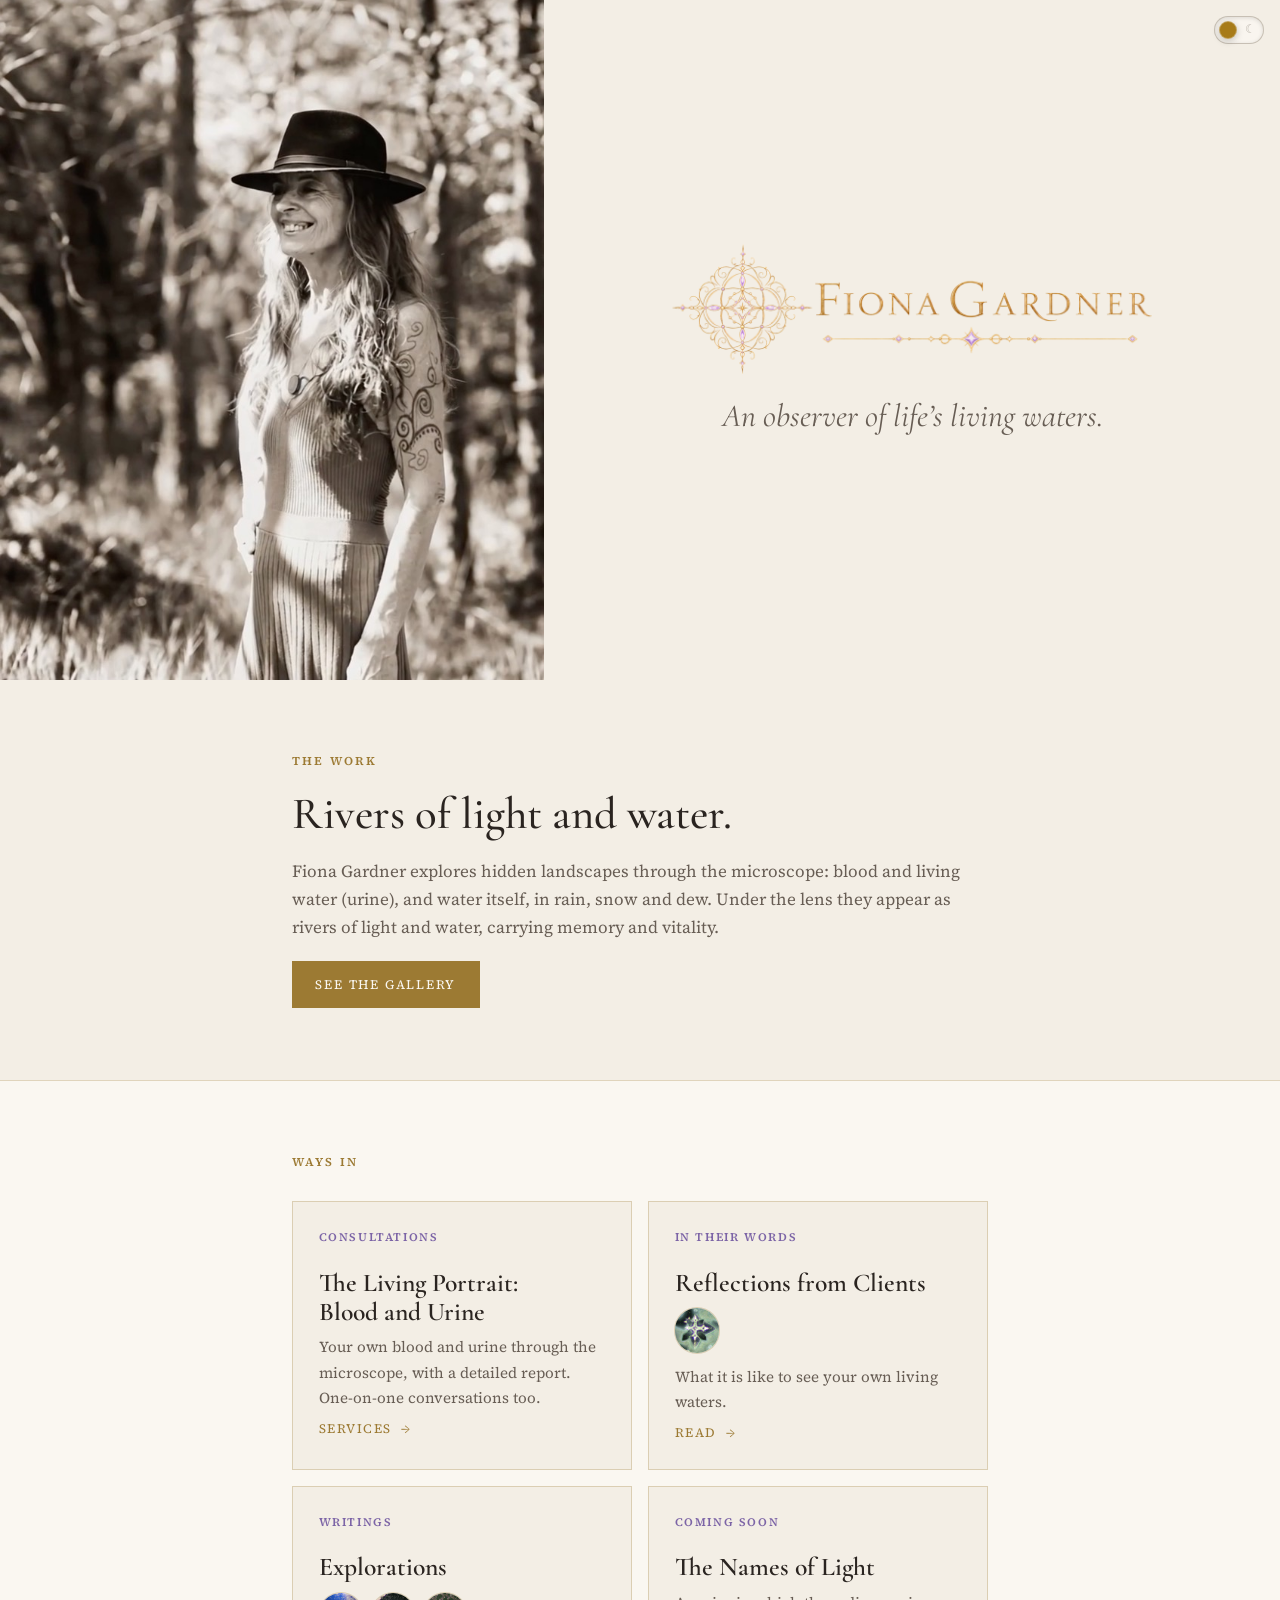
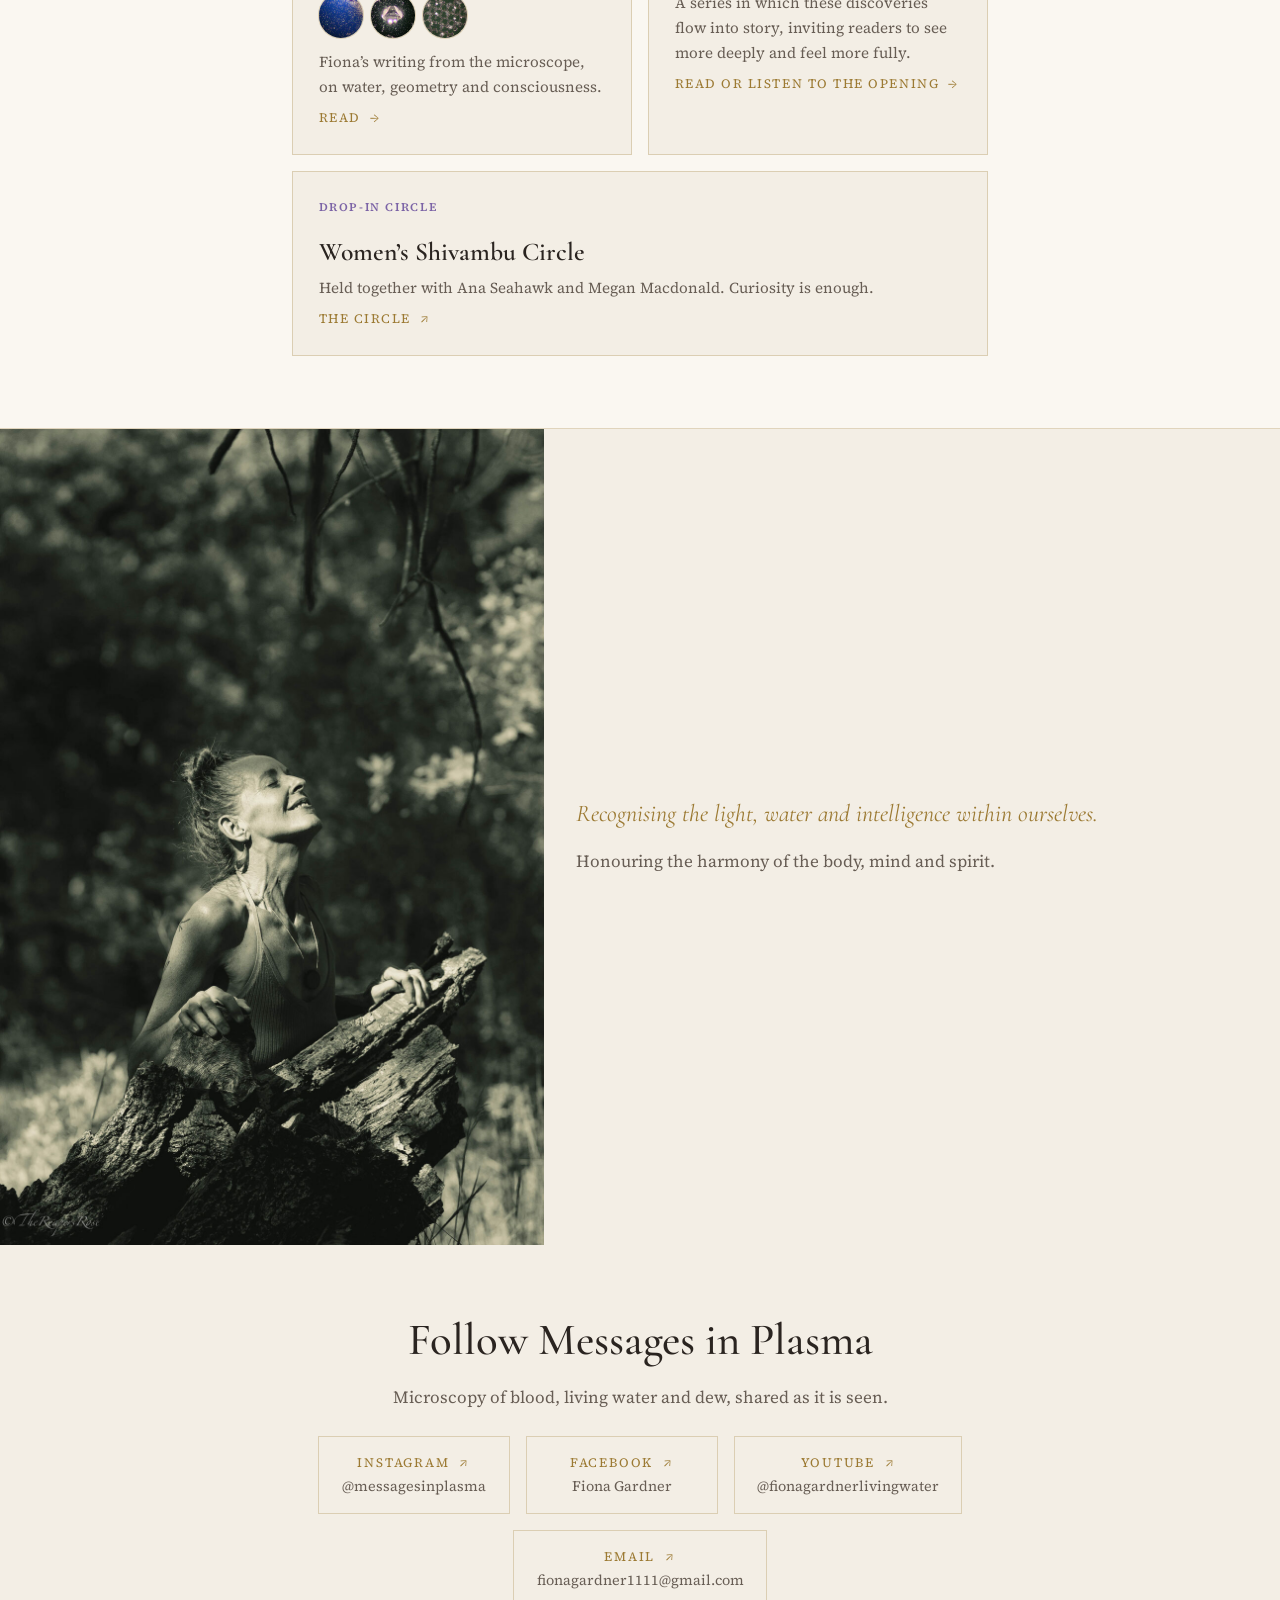
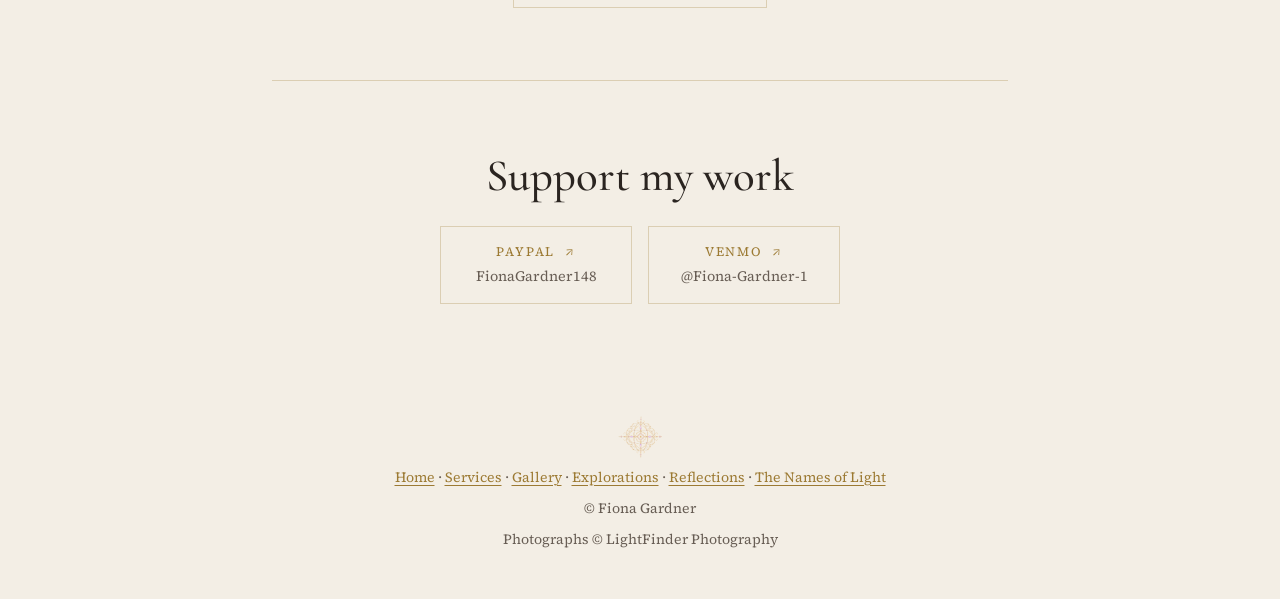
<file: docs/index.html>
<!doctype html>
<html lang="en">
<head>
  <meta charset="utf-8">
  <meta name="viewport" content="width=device-width, initial-scale=1">
  <meta name="description" content="Fiona Gardner, an observer of life's living waters: blood, living water (urine), rain, snow and dew through the microscope.">
  <meta name="color-scheme" content="light dark">
  <meta property="og:title" content="Fiona Gardner">
  <meta property="og:description" content="An observer of life's living waters.">
  <meta property="og:image" content="https://fionagardner.org/assets/fiona-portrait.jpg">
  <title>Fiona Gardner</title>
  <link rel="icon" href="assets/fiona-gardner-symbol.png">
  <link rel="preconnect" href="https://fonts.googleapis.com">
  <link rel="stylesheet" href="https://fonts.googleapis.com/css2?family=Cormorant+Garamond:ital,wght@0,500;0,600;1,500&family=Source+Serif+4:ital,wght@0,400;0,600;1,400&display=swap">
  <link rel="stylesheet" href="site.css?v=20261127g">
  <script src="theme-init.js"></script>
</head>
<body>
  <button class="theme-toggle" type="button" aria-label="Switch to dark theme" aria-pressed="false"><span class="theme-toggle__track" aria-hidden="true"><span class="theme-toggle__sun">✦</span><span class="theme-toggle__moon">☾</span><span class="theme-toggle__knob"></span></span><span class="visually-hidden theme-toggle__label">Switch to dark theme</span></button>
  <header class="hero">
    <div class="hero-frame">
      <img class="hero-photo" src="assets/fiona-portrait-motion.jpg" alt="Fiona Gardner in a wide-brimmed hat, smiling in a sunlit pine forest" width="720" height="960">
      <video class="hero-video" src="assets/fiona-portrait-motion.mp4" poster="assets/fiona-portrait-motion.jpg" autoplay loop muted playsinline preload="auto" aria-hidden="true"></video>
    </div>
    <div class="hero-text">
      <h1 class="brandmark-frame"><img class="brandmark" src="assets/fiona-gardner-brandmark.png?v=20261126" alt="Fiona Gardner" width="1000" height="270"><span class="gem gem--c" aria-hidden="true"></span><span class="gem gem--l1" aria-hidden="true"></span><span class="gem gem--r1" aria-hidden="true"></span><span class="gem gem--l2" aria-hidden="true"></span><span class="gem gem--r2" aria-hidden="true"></span><span class="gem gem--gold gem--gl1" aria-hidden="true"></span><span class="gem gem--gold gem--gr1" aria-hidden="true"></span><span class="gem gem--gold gem--gold-sm gem--gl2" aria-hidden="true"></span><span class="gem gem--gold gem--gold-sm gem--gr2" aria-hidden="true"></span></h1>
      <p class="line">An observer of life’s living waters.</p>
    </div>
  </header>

  <main>
    <section class="shell">
      <p class="eyebrow">The work</p>
      <h2>Rivers of light and water.</h2>
      <p class="soft">Fiona Gardner explores hidden landscapes through the microscope: blood and living water (urine), and water itself, in rain, snow and dew. Under the lens they appear as rivers of light and water, carrying memory and vitality.</p>
      <p><a class="button" href="gallery.html">See the gallery</a></p>
    </section>

    <section class="paper">
      <div class="shell">
        <p class="eyebrow">Ways in</p>
        <div class="ways">
          <a class="way" href="services.html">
            <span class="tag">Consultations</span>
            <h3>The Living Portrait: Blood and Urine</h3>
            <p>Your own blood and urine through the microscope, with a detailed report. One-on-one conversations too.</p>
            <span class="go">Services&nbsp; →</span>
          </a>
          <a class="way" href="testimonials.html">
            <span class="tag">In their words</span>
            <h3>Reflections from Clients</h3>
            <span class="way-icons"><img class="turning-cross" src="assets/testimonials/el-maltese-cross.jpg" alt="" width="640" height="640" loading="lazy"></span>
            <p>What it is like to see your own living waters.</p>
            <span class="go">Read&nbsp; →</span>
          </a>
          <a class="way" href="explorations.html">
            <span class="tag">Writings</span>
            <h3>Explorations</h3>
            <span class="way-icons"><img class="turning-cross" src="assets/explorations/exploring-water-t.jpg" alt="" width="600" height="600" loading="lazy"><img class="turning-cross" src="assets/explorations/geometry-t.jpg" alt="" width="600" height="600" loading="lazy"><img class="turning-cross" src="assets/explorations/intention-t.jpg" alt="" width="600" height="600" loading="lazy"></span>
            <p>Fiona’s writing from the microscope, on water, geometry and consciousness.</p>
            <span class="go">Read&nbsp; →</span>
          </a>
          <a class="way" href="names-of-light.html">
            <span class="tag">Coming soon</span>
            <h3>The Names of Light</h3>
            <p>A series in which these discoveries flow into story, inviting readers to see more deeply and feel more fully.</p>
            <span class="go">Read or listen to the opening&nbsp; →</span>
          </a>
          <a class="way" href="https://circle.mother-spirit.com/">
            <span class="tag">Drop-in circle</span>
            <h3>Women’s Shivambu Circle</h3>
            <p>Held together with Ana Seahawk and Megan Macdonald. Curiosity is enough.</p>
            <span class="go">The circle&nbsp; ↗</span>
          </a>
        </div>
      </div>
    </section>

    <section class="band">
      <img class="band-photo" src="assets/fiona-light.jpg" alt="Fiona Gardner, face lifted to the sun, leaning on a weathered log" width="1100" height="1650" loading="lazy">
      <div class="band-text">
        <p class="honour">Recognising the light, water and intelligence within ourselves.</p>
        <p class="soft">Honouring the harmony of the body, mind and spirit.</p>
      </div>
    </section>
    <section class="shell follow">
      <h2>Follow Messages in Plasma</h2>
      <p class="soft">Microscopy of blood, living water and dew, shared as it is seen.</p>
      <div class="follow-links">
        <a href="https://www.instagram.com/messagesinplasma/">Instagram&nbsp; ↗<span>@messagesinplasma</span></a>
        <a href="https://www.facebook.com/fiona.f.gardner">Facebook&nbsp; ↗<span>Fiona Gardner</span></a>
        <a href="https://www.youtube.com/@fionagardnerlivingwater">YouTube&nbsp; ↗<span>@fionagardnerlivingwater</span></a>
        <a href="mailto:fionagardner1111@gmail.com">Email&nbsp; ↗<span>fionagardner1111@gmail.com</span></a>
      </div>
    </section>
    <section class="shell follow support">
      <h2>Support my work</h2>
      <div class="follow-links">
        <a href="https://paypal.me/FionaGardner148">PayPal&nbsp; ↗<span>FionaGardner148</span></a>
        <a href="https://venmo.com/u/Fiona-Gardner-1">Venmo&nbsp; ↗<span>@Fiona-Gardner-1</span></a>
      </div>
    </section>
  </main>

  <footer>
    <img src="assets/fiona-gardner-symbol.png" alt="" width="128" height="128">
    <p><a href="./">Home</a> · <a href="services.html">Services</a> · <a href="gallery.html">Gallery</a> · <a href="explorations.html">Explorations</a> · <a href="testimonials.html">Reflections</a> · <a href="names-of-light.html">The&nbsp;Names&nbsp;of&nbsp;Light</a></p>
    <p>© Fiona Gardner</p>
    <p>Photographs © LightFinder Photography</p>
  </footer>
  <script src="theme.js" defer></script>
  <script>
    // Visitors who ask for less motion see the still first frame.
    if (matchMedia('(prefers-reduced-motion: reduce)').matches) document.querySelector('.hero-video')?.pause();
  </script>
</body>
</html>
</file>
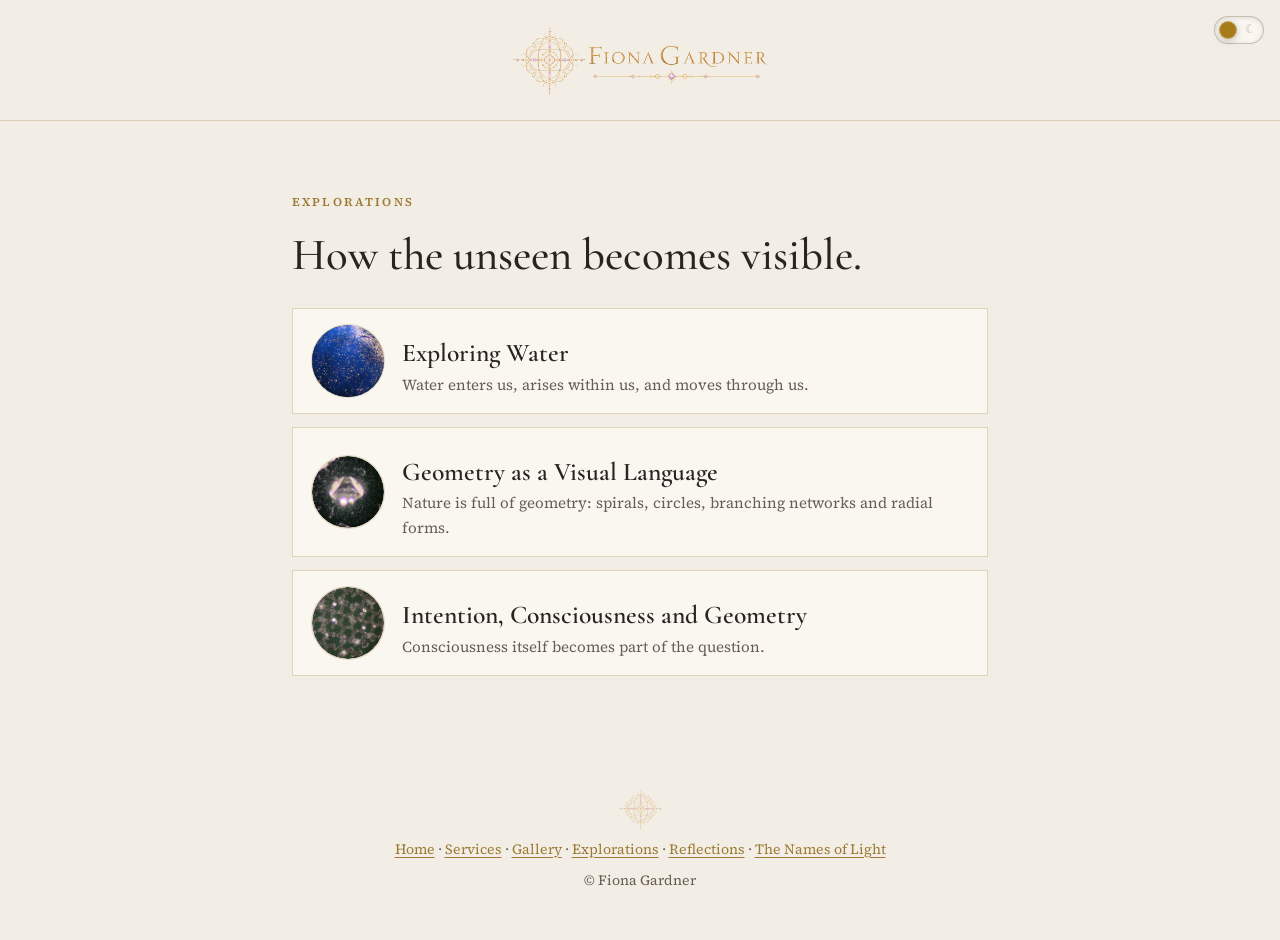
<file: docs/explorations.html>
<!doctype html>
<html lang="en">
<head>
  <meta charset="utf-8">
  <meta name="viewport" content="width=device-width, initial-scale=1">
  <meta name="description" content="Fiona Gardner's writing on water, geometry and consciousness, from her work at the microscope.">
  <meta name="color-scheme" content="light dark">
  <meta property="og:title" content="Explorations · Fiona Gardner">
  <meta property="og:description" content="Fiona Gardner's writing on water, geometry and consciousness, from her work at the microscope.">
  <meta property="og:image" content="https://fionagardner.org/assets/explorations/geometry-1.jpg">
  <title>Explorations · Fiona Gardner</title>
  <link rel="icon" href="assets/fiona-gardner-symbol.png">
  <link rel="preconnect" href="https://fonts.googleapis.com">
  <link rel="stylesheet" href="https://fonts.googleapis.com/css2?family=Cormorant+Garamond:ital,wght@0,500;0,600;1,500&family=Source+Serif+4:ital,wght@0,400;0,600;1,400&display=swap">
  <link rel="stylesheet" href="site.css?v=20261127g">
  <script src="theme-init.js"></script>
</head>
<body>
  <button class="theme-toggle" type="button" aria-label="Switch to dark theme" aria-pressed="false"><span class="theme-toggle__track" aria-hidden="true"><span class="theme-toggle__sun">✦</span><span class="theme-toggle__moon">☾</span><span class="theme-toggle__knob"></span></span><span class="visually-hidden theme-toggle__label">Switch to dark theme</span></button>
  <header class="page-head">
    <a class="brandmark-frame" href="./"><img class="brandmark" src="assets/fiona-gardner-brandmark.png?v=20261126" alt="Fiona Gardner, home" width="1000" height="270"><span class="gem gem--c" aria-hidden="true"></span><span class="gem gem--l1" aria-hidden="true"></span><span class="gem gem--r1" aria-hidden="true"></span><span class="gem gem--l2" aria-hidden="true"></span><span class="gem gem--r2" aria-hidden="true"></span><span class="gem gem--gold gem--gl1" aria-hidden="true"></span><span class="gem gem--gold gem--gr1" aria-hidden="true"></span><span class="gem gem--gold gem--gold-sm gem--gl2" aria-hidden="true"></span><span class="gem gem--gold gem--gold-sm gem--gr2" aria-hidden="true"></span></a>
  </header>

  <main>
    <section class="shell">
      <p class="eyebrow">Explorations</p>
      <h2>How the unseen becomes visible.</h2>
      <div class="explorations">
        <a class="exploration" href="exploring-water.html">
          <span class="ripple-thumb"><img src="assets/explorations/exploring-water-t.jpg" alt="" width="600" height="600" loading="lazy"><canvas aria-hidden="true"></canvas></span>
          <span>
            <h3>Exploring Water</h3>
            <p>Water enters us, arises within us, and moves through us.</p>
          </span>
        </a>
        <a class="exploration" href="geometry-as-a-visual-language.html">
          <span class="zoom-thumb"><img src="assets/explorations/geometry-t.jpg" alt="" width="600" height="600" loading="lazy"></span>
          <span>
            <h3>Geometry as a Visual Language</h3>
            <p>Nature is full of geometry: spirals, circles, branching networks and radial forms.</p>
          </span>
        </a>
        <a class="exploration" href="intention-consciousness-and-geometry.html">
          <span class="twinkle-thumb"><img src="assets/explorations/intention-t.jpg" alt="" width="600" height="600" loading="lazy"><span class="glint" style="--x:31.3%; --y:23.8%; --d:0s; --t:4.2s"></span><span class="glint" style="--x:30%; --y:45%; --d:1.6s; --t:5.1s"></span><span class="glint" style="--x:72.5%; --y:32.2%; --d:.8s; --t:4.6s"></span><span class="glint" style="--x:72%; --y:56.7%; --d:2.9s; --t:5.4s"></span><span class="glint" style="--x:86.7%; --y:54.5%; --d:2.1s; --t:4.4s"></span><span class="glint" style="--x:20.3%; --y:66.3%; --d:3.4s; --t:5.8s"></span><span class="glint" style="--x:44%; --y:89%; --d:1.1s; --t:4.9s"></span></span>
          <span>
            <h3>Intention, Consciousness and Geometry</h3>
            <p>Consciousness itself becomes part of the question.</p>
          </span>
        </a>
      </div>
    </section>
  </main>

  <footer>
    <img src="assets/fiona-gardner-symbol.png" alt="" width="128" height="128">
    <p><a href="./">Home</a> · <a href="services.html">Services</a> · <a href="gallery.html">Gallery</a> · <a href="explorations.html">Explorations</a> · <a href="testimonials.html">Reflections</a> · <a href="names-of-light.html">The&nbsp;Names&nbsp;of&nbsp;Light</a></p>
    <p>© Fiona Gardner</p>
  </footer>
  <script src="theme.js" defer></script>
  <script>
    // Exploring Water: redraw the blue circle through a gently moving water surface. Two soft swells travel
    // across it and a slow ring spreads from the middle; each bends the picture a little and catches the light.
    // Runs only while the card is on screen; people who ask for less motion see the still picture.
    (() => {
      const box = document.querySelector('.ripple-thumb');
      if (!box || matchMedia('(prefers-reduced-motion: reduce)').matches) return;
      const img = box.querySelector('img'), cv = box.querySelector('canvas');
      const S = 160, ctx = cv.getContext('2d', { willReadFrequently: true });
      cv.width = cv.height = S;
      const start = () => {
        const src = document.createElement('canvas'); src.width = src.height = S;
        const sc = src.getContext('2d'); sc.drawImage(img, 0, 0, S, S);
        const from = sc.getImageData(0, 0, S, S).data, out = ctx.createImageData(S, S), to = out.data;
        let visible = true, t0 = performance.now();
        new IntersectionObserver((e) => { visible = e[0].isIntersecting; if (visible) requestAnimationFrame(frame); }).observe(box);
        function frame(now) {
          const t = (now - t0) / 1000;
          for (let y = 0; y < S; y++) for (let x = 0; x < S; x++) {
            const cx = x - S / 2, cy = y - S / 2, r = Math.hypot(cx, cy) + .001;
            // two swells crossing the water, and a slow ring from the centre
            const w1 = Math.sin(x * .09 + y * .04 - t * 1.6), w2 = Math.sin(x * -.05 + y * .1 - t * 1.15);
            const ring = Math.sin(r * .16 - t * 2.2) * Math.max(0, 1 - r / (S * .75));
            const dx = 2.2 * w1 + 1.6 * ring * cx / r, dy = 2.2 * w2 + 1.6 * ring * cy / r;
            const sx = Math.min(S - 1, Math.max(0, Math.round(x + dx))), sy = Math.min(S - 1, Math.max(0, Math.round(y + dy)));
            const i = (y * S + x) * 4, j = (sy * S + sx) * 4, light = 1 + .07 * (w1 + w2) + .1 * ring;
            to[i] = from[j] * light; to[i + 1] = from[j + 1] * light; to[i + 2] = from[j + 2] * light; to[i + 3] = 255;
          }
          ctx.putImageData(out, 0, 0);
          if (visible && !document.hidden) requestAnimationFrame(frame);
        }
        document.addEventListener('visibilitychange', () => { if (!document.hidden && visible) requestAnimationFrame(frame); });
        requestAnimationFrame(frame);
      };
      if (img.complete && img.naturalWidth) start(); else img.addEventListener('load', start, { once: true });
    })();
  </script>
</body>
</html>
</file>
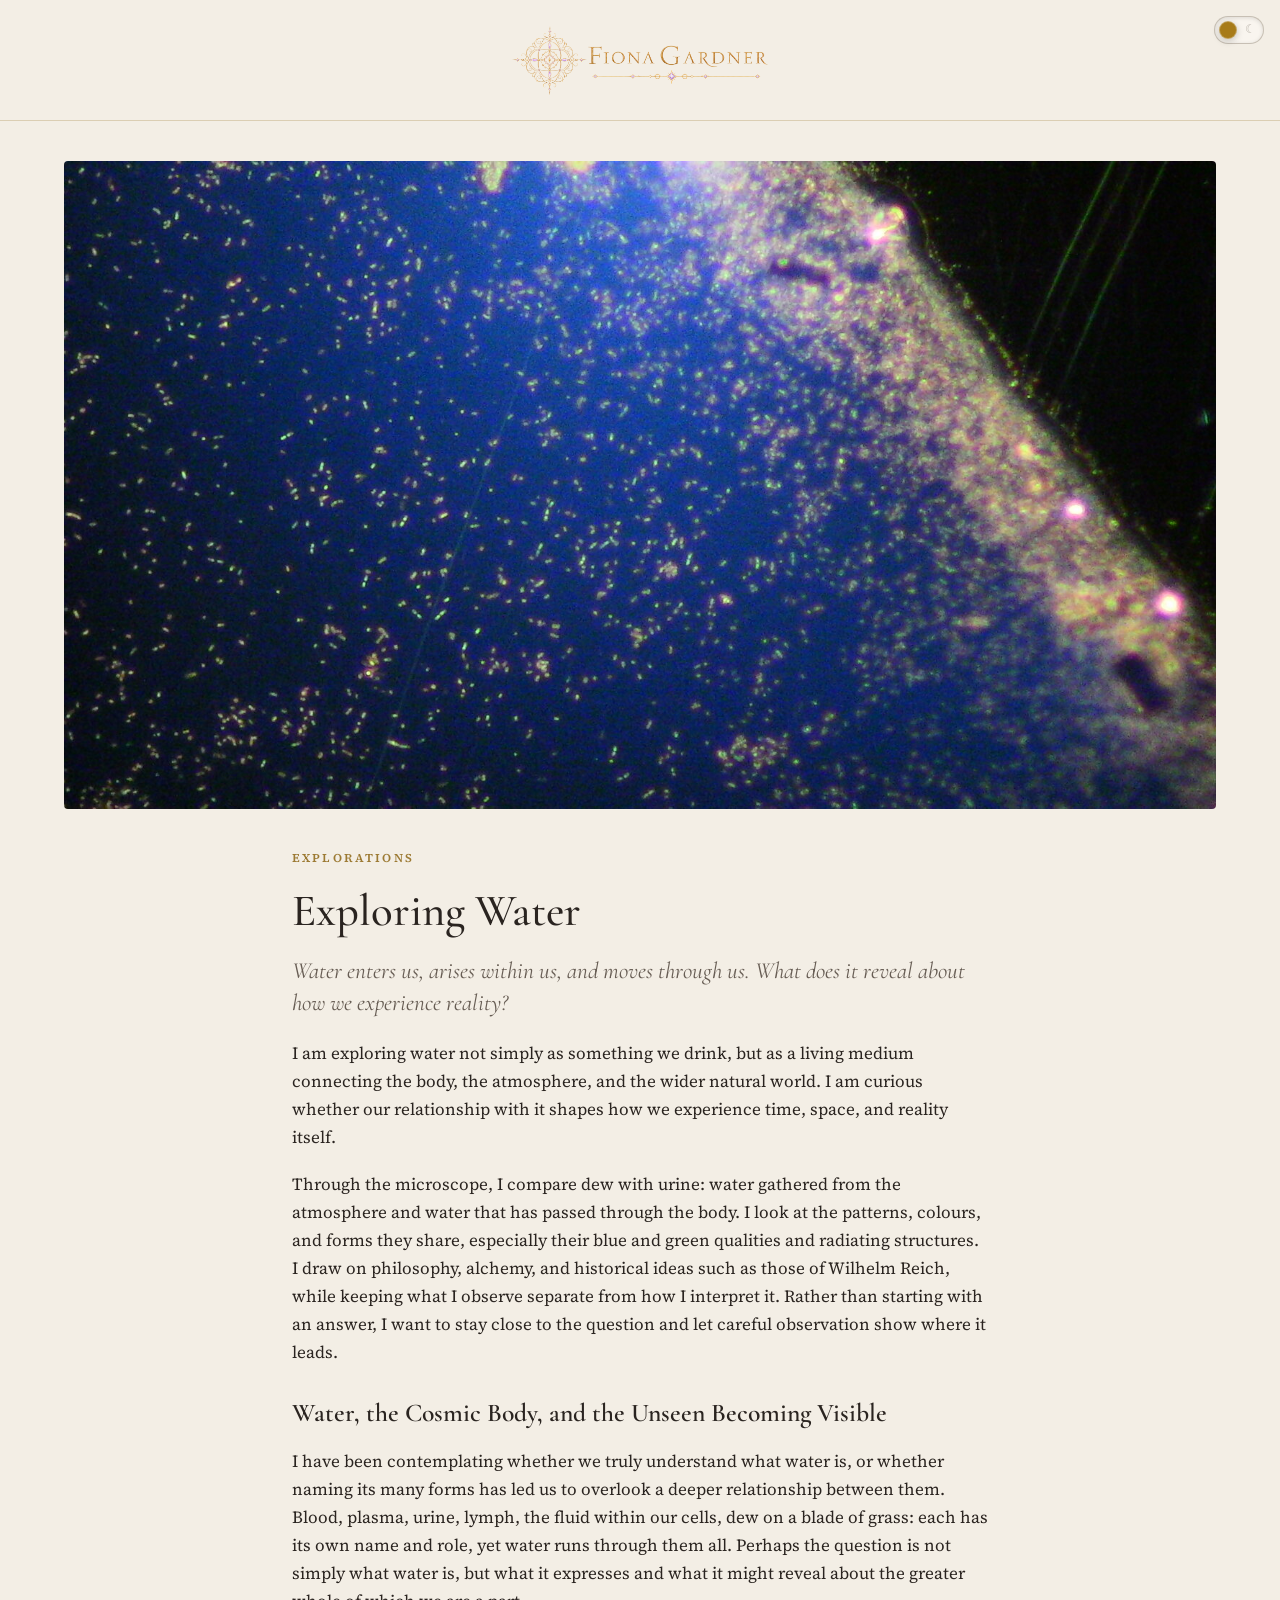
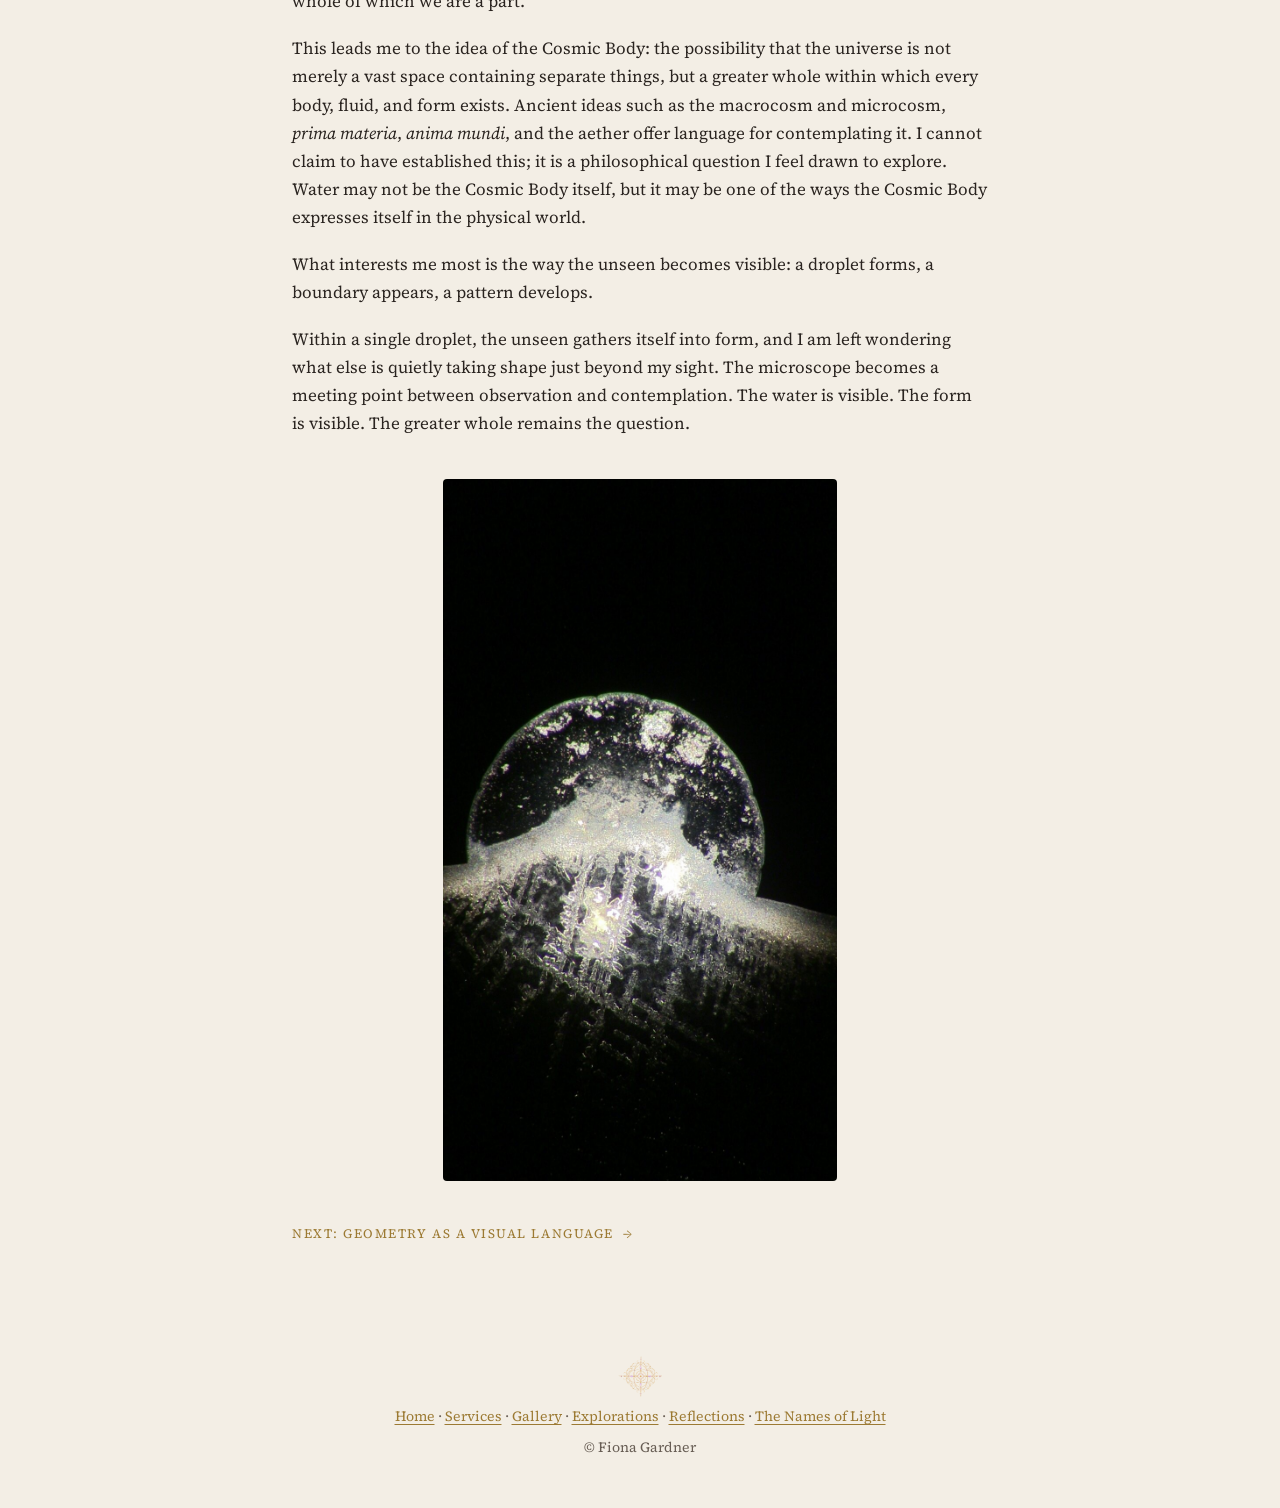
<file: docs/exploring-water.html>
<!doctype html>
<html lang="en">
<head>
  <meta charset="utf-8">
  <meta name="viewport" content="width=device-width, initial-scale=1">
  <meta name="description" content="Water enters us, arises within us, and moves through us.">
  <meta name="color-scheme" content="light dark">
  <meta property="og:title" content="Exploring Water · Fiona Gardner">
  <meta property="og:description" content="Water enters us, arises within us, and moves through us.">
  <meta property="og:image" content="https://fionagardner.org/assets/explorations/exploring-water-1.jpg">
  <title>Exploring Water · Fiona Gardner</title>
  <link rel="icon" href="assets/fiona-gardner-symbol.png">
  <link rel="preconnect" href="https://fonts.googleapis.com">
  <link rel="stylesheet" href="https://fonts.googleapis.com/css2?family=Cormorant+Garamond:ital,wght@0,500;0,600;1,500&family=Source+Serif+4:ital,wght@0,400;0,600;1,400&display=swap">
  <link rel="stylesheet" href="site.css?v=20261127g">
  <script src="theme-init.js"></script>
</head>
<body>
  <button class="theme-toggle" type="button" aria-label="Switch to dark theme" aria-pressed="false"><span class="theme-toggle__track" aria-hidden="true"><span class="theme-toggle__sun">✦</span><span class="theme-toggle__moon">☾</span><span class="theme-toggle__knob"></span></span><span class="visually-hidden theme-toggle__label">Switch to dark theme</span></button>
  <header class="page-head">
    <a class="brandmark-frame" href="./"><img class="brandmark" src="assets/fiona-gardner-brandmark.png?v=20261126" alt="Fiona Gardner, home" width="1000" height="270"><span class="gem gem--c" aria-hidden="true"></span><span class="gem gem--l1" aria-hidden="true"></span><span class="gem gem--r1" aria-hidden="true"></span><span class="gem gem--l2" aria-hidden="true"></span><span class="gem gem--r2" aria-hidden="true"></span><span class="gem gem--gold gem--gl1" aria-hidden="true"></span><span class="gem gem--gold gem--gr1" aria-hidden="true"></span><span class="gem gem--gold gem--gold-sm gem--gl2" aria-hidden="true"></span><span class="gem gem--gold gem--gold-sm gem--gr2" aria-hidden="true"></span></a>
  </header>

  <main>
    <figure class="essay-art">
      <img src="assets/explorations/exploring-water-1.jpg" alt="Water under the microscope: bright specks across a deep blue field" width="1600" height="900">
    </figure>

    <article class="shell essay">
      <p class="eyebrow"><a href="explorations.html">Explorations</a></p>
      <h2>Exploring Water</h2>
      <p class="lede">Water enters us, arises within us, and moves through us. What does it reveal about how we experience reality?</p>
      <p>I am exploring water not simply as something we drink, but as a living medium connecting the body, the atmosphere, and the wider natural world. I am curious whether our relationship with it shapes how we experience time, space, and reality itself.</p>
      <p>Through the microscope, I compare dew with urine: water gathered from the atmosphere and water that has passed through the body. I look at the patterns, colours, and forms they share, especially their blue and green qualities and radiating structures. I draw on philosophy, alchemy, and historical ideas such as those of Wilhelm Reich, while keeping what I observe separate from how I interpret it. Rather than starting with an answer, I want to stay close to the question and let careful observation show where it leads.</p>
      <h3>Water, the Cosmic Body, and the Unseen Becoming Visible</h3>
      <p>I have been contemplating whether we truly understand what water is, or whether naming its many forms has led us to overlook a deeper relationship between them. Blood, plasma, urine, lymph, the fluid within our cells, dew on a blade of grass: each has its own name and role, yet water runs through them all. Perhaps the question is not simply what water is, but what it expresses and what it might reveal about the greater whole of which we are a part.</p>
      <p>This leads me to the idea of the Cosmic Body: the possibility that the universe is not merely a vast space containing separate things, but a greater whole within which every body, fluid, and form exists. Ancient ideas such as the macrocosm and microcosm, <em>prima materia</em>, <em>anima mundi</em>, and the aether offer language for contemplating it. I cannot claim to have established this; it is a philosophical question I feel drawn to explore. Water may not be the Cosmic Body itself, but it may be one of the ways the Cosmic Body expresses itself in the physical world.</p>
      <p>What interests me most is the way the unseen becomes visible: a droplet forms, a boundary appears, a pattern develops.</p>
      <p>Within a single droplet, the unseen gathers itself into form, and I am left wondering what else is quietly taking shape just beyond my sight. The microscope becomes a meeting point between observation and contemplation. The water is visible. The form is visible. The greater whole remains the question.</p>
      <figure class="essay-art essay-art--inline">
        <img src="assets/explorations/exploring-water-2.jpg" alt="Water under the microscope: a dome of light rising over crystal forms" width="900" height="1600" loading="lazy">
      </figure>
      <p class="essay-next"><a href="geometry-as-a-visual-language.html">Next: Geometry as a Visual Language&nbsp; →</a></p>
    </article>
  </main>

  <footer>
    <img src="assets/fiona-gardner-symbol.png" alt="" width="128" height="128">
    <p><a href="./">Home</a> · <a href="services.html">Services</a> · <a href="gallery.html">Gallery</a> · <a href="explorations.html">Explorations</a> · <a href="testimonials.html">Reflections</a> · <a href="names-of-light.html">The&nbsp;Names&nbsp;of&nbsp;Light</a></p>
    <p>© Fiona Gardner</p>
  </footer>
  <script src="theme.js" defer></script>
</body>
</html>
</file>
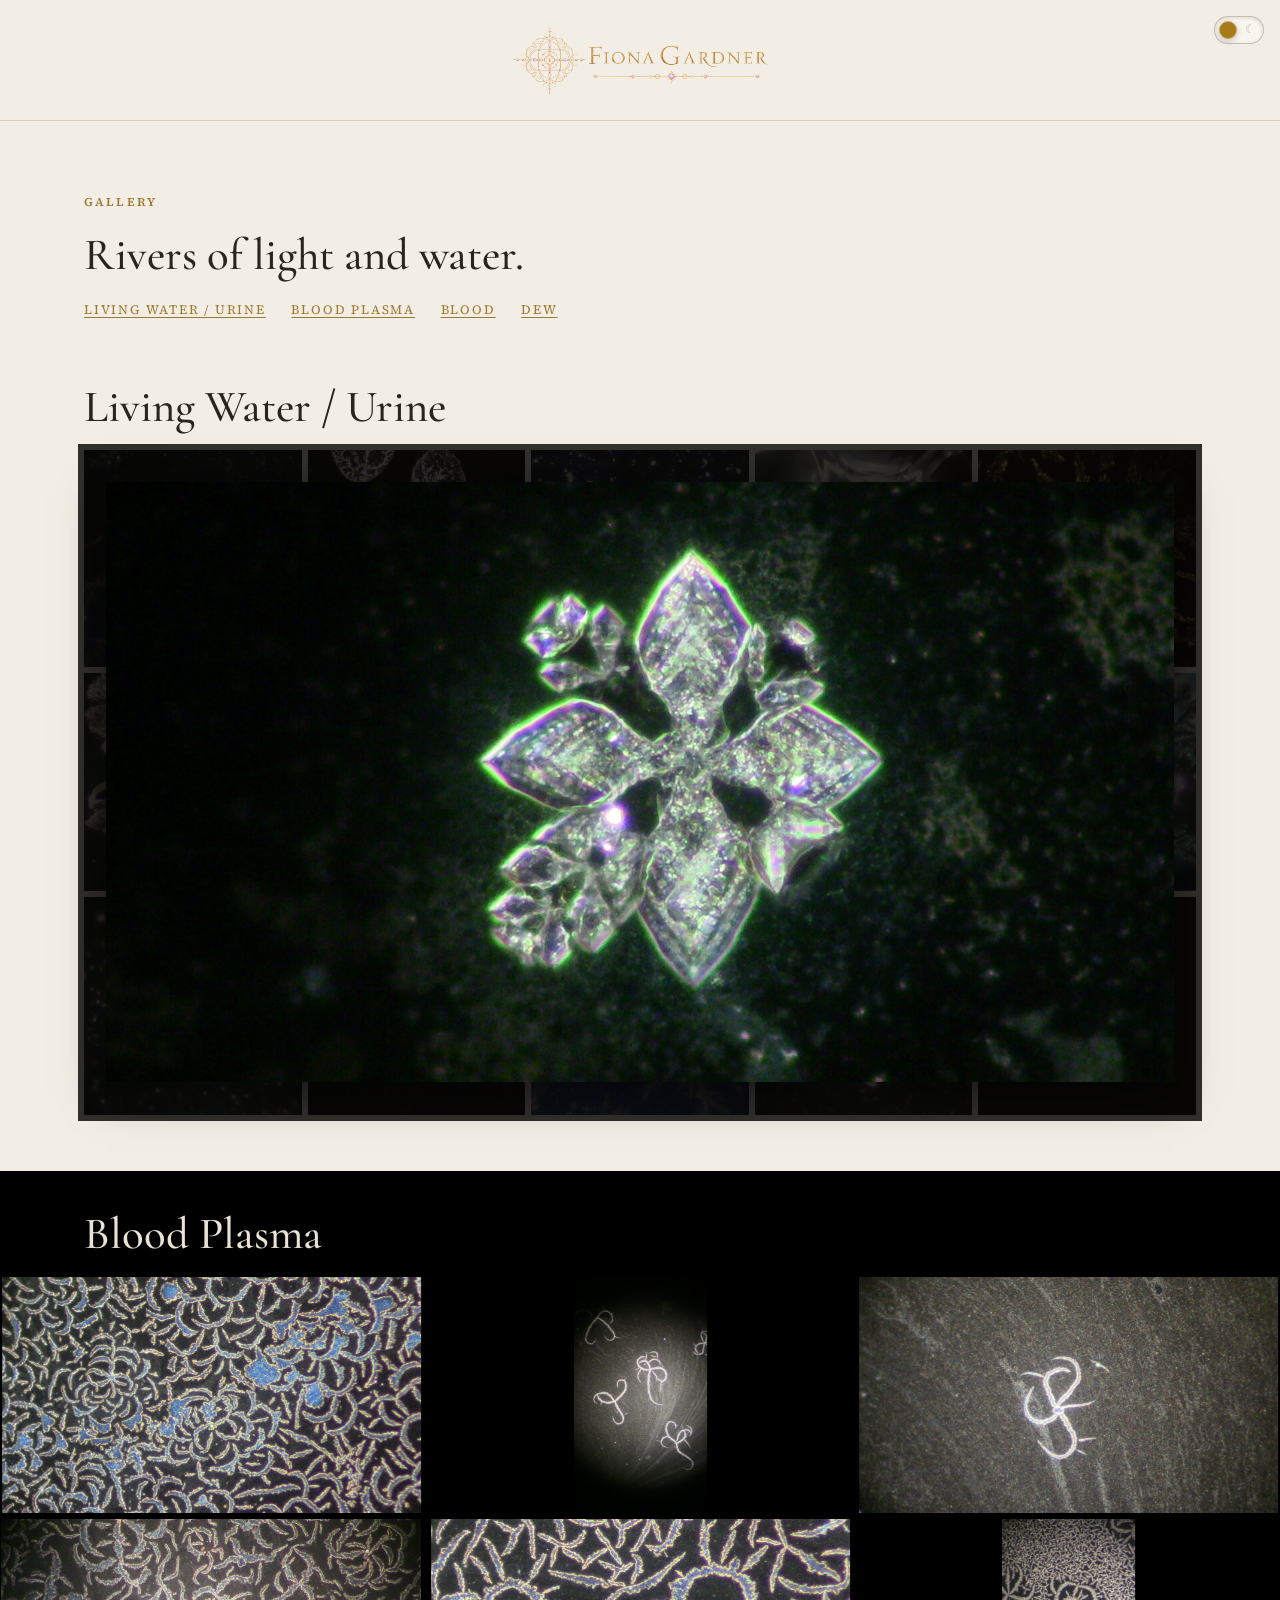
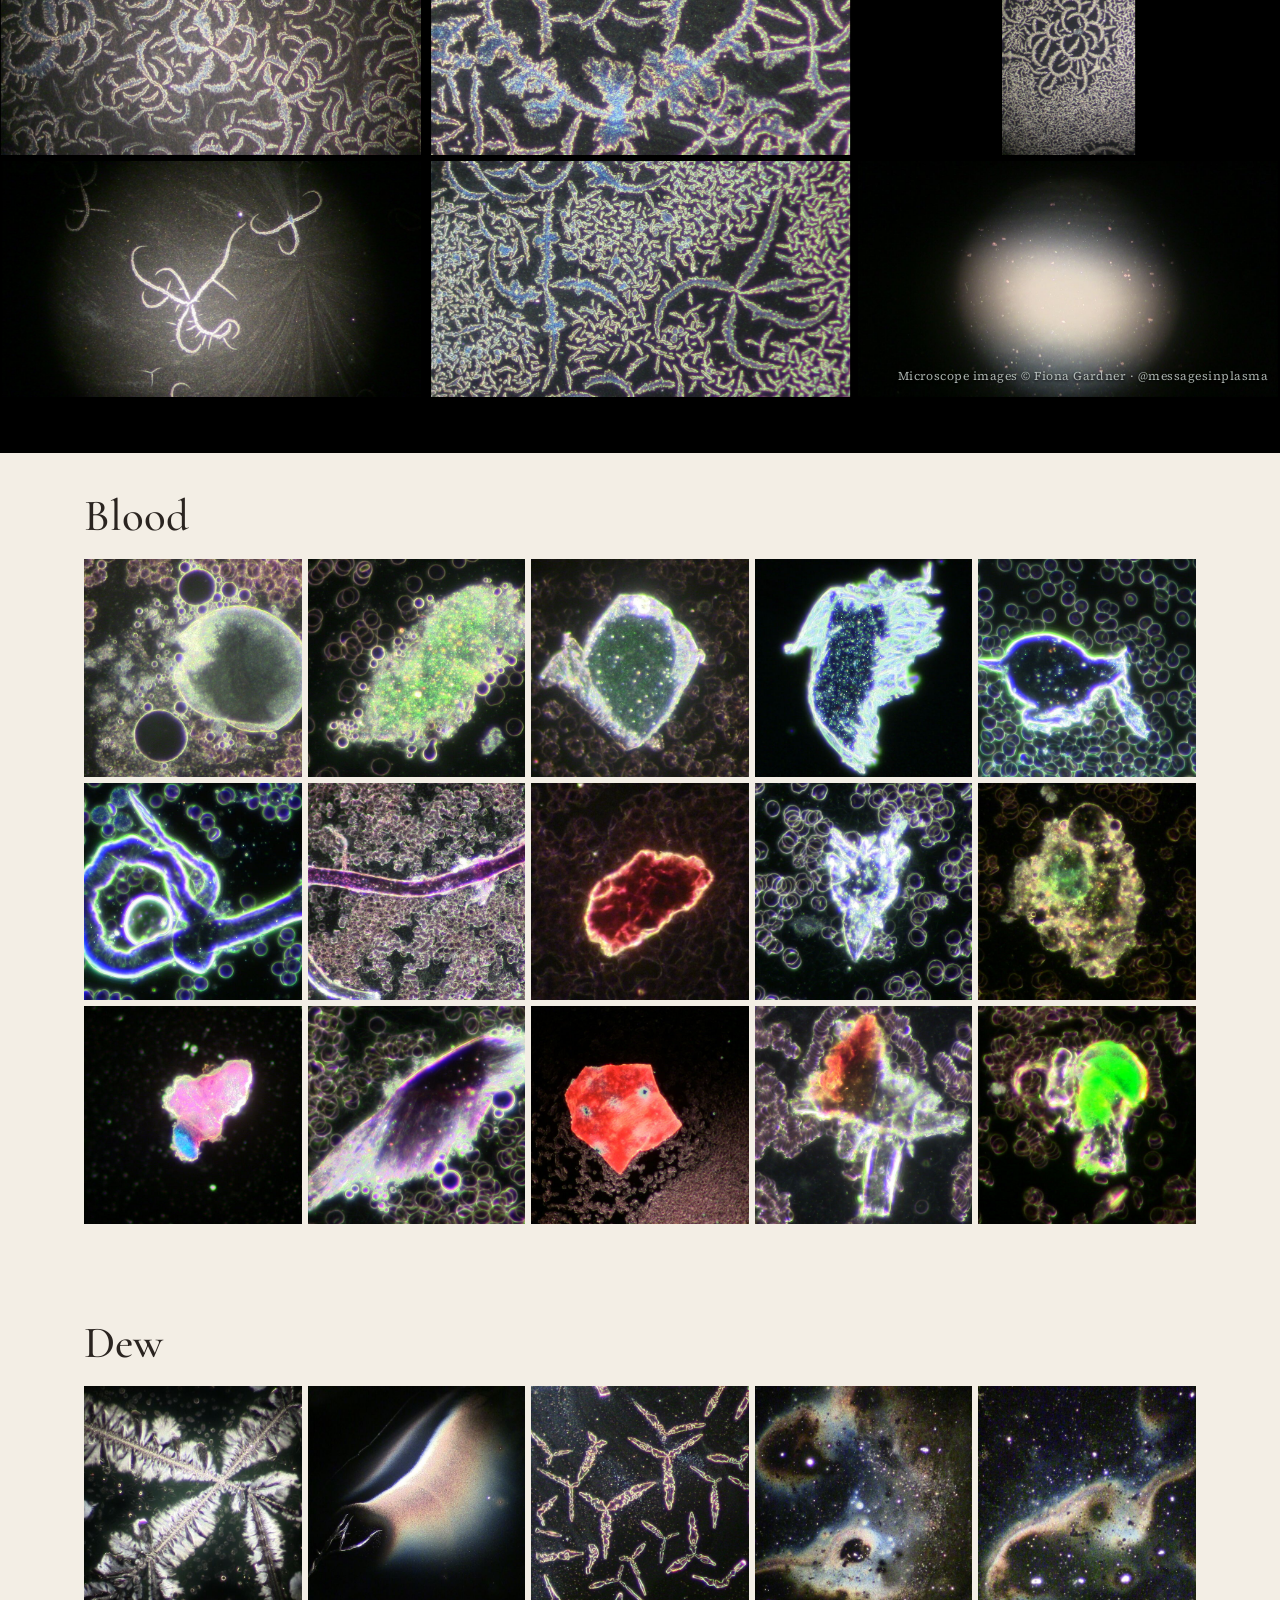
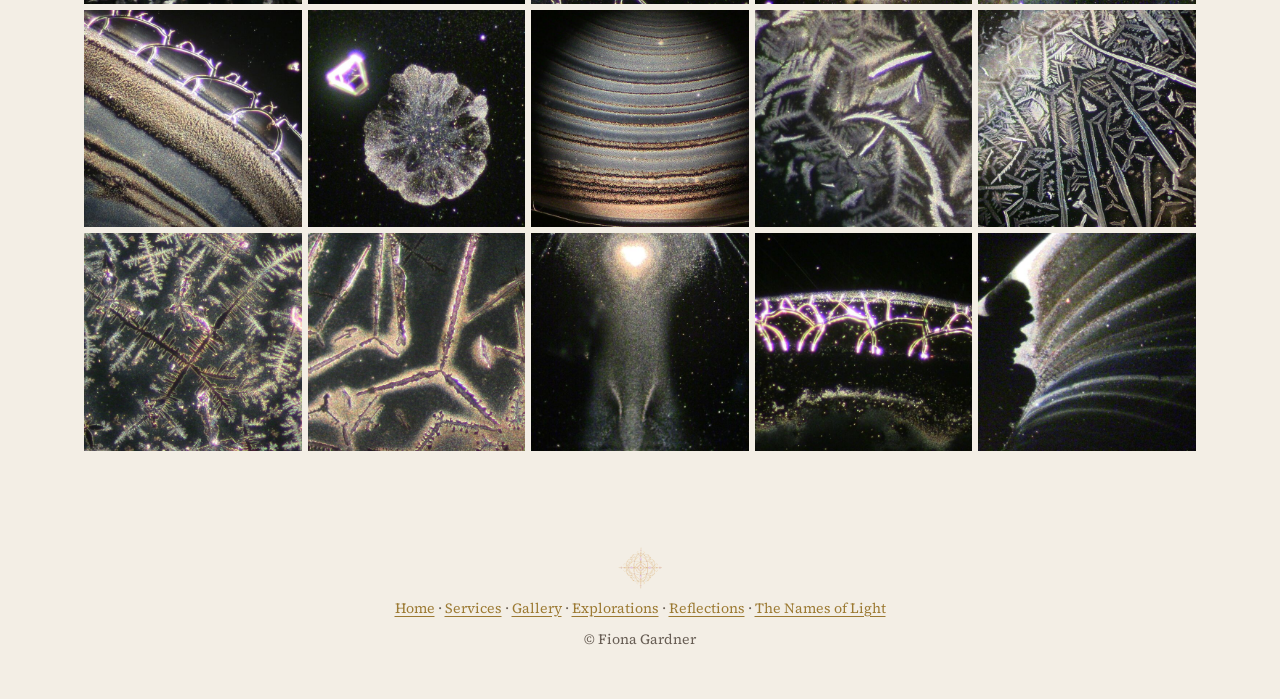
<file: docs/gallery.html>
<!doctype html>
<html lang="en">
<head>
  <meta charset="utf-8">
  <meta name="viewport" content="width=device-width, initial-scale=1">
  <meta name="description" content="Fiona Gardner&#39;s microscopy: living water (urine), blood plasma, blood and dew.">
  <meta name="color-scheme" content="light dark">
  <meta property="og:title" content="Gallery · Fiona Gardner">
  <meta property="og:description" content="Living water, blood plasma, blood and dew through the microscope.">
  <meta property="og:image" content="https://fionagardner.org/assets/fiona-portrait.jpg">
  <title>Gallery · Fiona Gardner</title>
  <link rel="icon" href="assets/fiona-gardner-symbol.png">
  <link rel="preconnect" href="https://fonts.googleapis.com">
  <link rel="stylesheet" href="https://fonts.googleapis.com/css2?family=Cormorant+Garamond:ital,wght@0,500;0,600;1,500&family=Source+Serif+4:ital,wght@0,400;0,600;1,400&display=swap">
  <link rel="stylesheet" href="site.css?v=20261127g">
  <script src="theme-init.js"></script>
</head>
<body>
  <button class="theme-toggle" type="button" aria-label="Switch to dark theme" aria-pressed="false"><span class="theme-toggle__track" aria-hidden="true"><span class="theme-toggle__sun">✦</span><span class="theme-toggle__moon">☾</span><span class="theme-toggle__knob"></span></span><span class="visually-hidden theme-toggle__label">Switch to dark theme</span></button>
  <header class="page-head">
    <a class="brandmark-frame" href="./"><img class="brandmark" src="assets/fiona-gardner-brandmark.png?v=20261126" alt="Fiona Gardner, home" width="1000" height="270"><span class="gem gem--c" aria-hidden="true"></span><span class="gem gem--l1" aria-hidden="true"></span><span class="gem gem--r1" aria-hidden="true"></span><span class="gem gem--l2" aria-hidden="true"></span><span class="gem gem--r2" aria-hidden="true"></span><span class="gem gem--gold gem--gl1" aria-hidden="true"></span><span class="gem gem--gold gem--gr1" aria-hidden="true"></span><span class="gem gem--gold gem--gold-sm gem--gl2" aria-hidden="true"></span><span class="gem gem--gold gem--gold-sm gem--gr2" aria-hidden="true"></span></a>
  </header>

    <main>
    <section class="shell gallery-intro">
      <p class="eyebrow">Gallery</p>
      <h2>Rivers of light and water.</h2>
      <nav class="gallery-nav" aria-label="Gallery sets">
        <a href="#plasma">Living Water / Urine</a>
        <a href="#blood-plasma">Blood Plasma</a>
        <a href="#blood">Blood</a>
        <a href="#dew">Dew</a>
      </nav>
    </section>

    <section class="gallery-set" id="plasma">
      <h2>Living Water / Urine</h2>
      <div class="sheet">
        <a class="tile" href="assets/gallery/plasma/01.jpg"><img src="assets/gallery/plasma/01-t.jpg" alt="Living water (urine) under the microscope" width="600" height="600" loading="lazy"></a>
        <a class="tile" href="assets/gallery/plasma/02.jpg"><img src="assets/gallery/plasma/02-t.jpg" alt="Living water (urine) under the microscope" width="600" height="600" loading="lazy"></a>
        <a class="tile" href="assets/gallery/plasma/03.jpg"><img src="assets/gallery/plasma/03-t.jpg" alt="Living water (urine) under the microscope" width="600" height="600" loading="lazy"></a>
        <a class="tile" href="assets/gallery/plasma/04.jpg"><img src="assets/gallery/plasma/04-t.jpg" alt="Living water (urine) under the microscope" width="600" height="600" loading="lazy"></a>
        <a class="tile" href="assets/gallery/plasma/05.jpg"><img src="assets/gallery/plasma/05-t.jpg" alt="Living water (urine) under the microscope" width="600" height="600" loading="lazy"></a>
        <a class="tile" href="assets/gallery/plasma/06.jpg"><img src="assets/gallery/plasma/06-t.jpg" alt="Living water (urine) under the microscope" width="600" height="600" loading="lazy"></a>
        <a class="tile" href="assets/gallery/plasma/07.jpg"><img src="assets/gallery/plasma/07-t.jpg" alt="Living water (urine) under the microscope" width="600" height="600" loading="lazy"></a>
        <a class="tile" href="assets/gallery/plasma/08.jpg"><img src="assets/gallery/plasma/08-t.jpg" alt="Living water (urine) under the microscope" width="600" height="600" loading="lazy"></a>
        <a class="tile" href="assets/gallery/plasma/09.jpg"><img src="assets/gallery/plasma/09-t.jpg" alt="Living water (urine) under the microscope" width="600" height="600" loading="lazy"></a>
        <a class="tile" href="assets/gallery/plasma/10.jpg"><img src="assets/gallery/plasma/10-t.jpg" alt="Living water (urine) under the microscope" width="600" height="600" loading="lazy"></a>
        <a class="tile" href="assets/gallery/plasma/11.jpg"><img src="assets/gallery/plasma/11-t.jpg" alt="Living water (urine) under the microscope" width="600" height="600" loading="lazy"></a>
        <a class="tile" href="assets/gallery/plasma/12.jpg"><img src="assets/gallery/plasma/12-t.jpg" alt="Living water (urine) under the microscope" width="600" height="600" loading="lazy"></a>
        <a class="tile" href="assets/gallery/plasma/13.jpg"><img src="assets/gallery/plasma/13-t.jpg" alt="Living water (urine) under the microscope" width="600" height="600" loading="lazy"></a>
        <a class="tile" href="assets/gallery/plasma/14.jpg"><img src="assets/gallery/plasma/14-t.jpg" alt="Living water (urine) under the microscope" width="600" height="600" loading="lazy"></a>
        <a class="tile" href="assets/gallery/plasma/15.jpg"><img src="assets/gallery/plasma/15-t.jpg" alt="Living water (urine) under the microscope" width="600" height="600" loading="lazy"></a>
      </div>
    </section>

    <section class="gallery-set" id="blood-plasma">
  <h2>Blood Plasma</h2>
  <style>
  /* full-width black band, so it looks as it did on the original all-black test page */
  #blood-plasma{max-width:none;background:#000;padding-inline:0}
  #blood-plasma h2{color:#e9e2d6;width:100%;max-width:72rem;margin-inline:auto;padding-inline:1.25rem;box-sizing:border-box}

  #blood-plasma .collage{
    position:relative;width:100%;max-width:1600px;margin:0 auto;
    aspect-ratio:16/9;display:grid;gap:6px;background:#000;
    grid-template-columns:repeat(3,minmax(0,1fr));grid-template-rows:repeat(3,minmax(0,1fr));
  }
  #blood-plasma .bp-tile{position:relative;overflow:hidden;background:#000}
  #blood-plasma .bp-tile img{
    position:absolute;inset:0;width:100%;height:100%;object-fit:contain;
    opacity:0;transition:opacity 1.6s ease-in-out;will-change:transform,opacity;
  }
  #blood-plasma .bp-tile img.on{opacity:1}
  /* zooms between 92% and 100% only, so the whole photo is always visible */
  @keyframes drift{
    0%  {transform:scale(.82) translate(calc(var(--dx) * -1),calc(var(--dy) * -1))}
    50% {transform:scale(1) translate(0,0)}
    100%{transform:scale(.82) translate(var(--dx),var(--dy))}
  }
  #blood-plasma .bp-tile img{animation:drift var(--dur) ease-in-out infinite;animation-delay:var(--delay)}
  #blood-plasma .credit{
    position:absolute;right:12px;bottom:10px;font-size:12px;letter-spacing:.04em;
    color:rgba(220,230,225,.75);text-shadow:0 1px 3px #000;pointer-events:none
  }
  @media (max-width:700px){
    #blood-plasma .collage{aspect-ratio:auto;grid-template-columns:repeat(2,minmax(0,1fr));grid-template-rows:none}
    #blood-plasma .bp-tile{aspect-ratio:16/9}
    #blood-plasma .bp-tile.t9{display:none}   /* phones: 8 windows, so both columns end evenly */
    #blood-plasma .credit{position:static;grid-column:1/-1;padding:4px 8px 8px;text-align:right}
  }
  </style>
  <div class="collage" id="bp-collage" aria-label="Blood plasma under the microscope, a moving collage by Fiona Gardner">
  <div class="bp-tile t1"></div><div class="bp-tile t2"></div><div class="bp-tile t3"></div>
  <div class="bp-tile t4"></div><div class="bp-tile t5"></div><div class="bp-tile t6"></div>
  <div class="bp-tile t7"></div><div class="bp-tile t8"></div><div class="bp-tile t9"></div>
  <div class="credit">Microscope images © Fiona Gardner · @messagesinplasma</div>
</div>
  <script>

(function(){
  var IMGS = ["assets/gallery/blood-plasma/01.jpg", "assets/gallery/blood-plasma/02.jpg", "assets/gallery/blood-plasma/03.jpg", "assets/gallery/blood-plasma/04.jpg", "assets/gallery/blood-plasma/05.jpg", "assets/gallery/blood-plasma/06.jpg", "assets/gallery/blood-plasma/07.jpg", "assets/gallery/blood-plasma/08.jpg", "assets/gallery/blood-plasma/09.jpg", "assets/gallery/blood-plasma/10.jpg", "assets/gallery/blood-plasma/11.jpg", "assets/gallery/blood-plasma/12.jpg", "assets/gallery/blood-plasma/13.jpg", "assets/gallery/blood-plasma/14.jpg", "assets/gallery/blood-plasma/15.jpg", "assets/gallery/blood-plasma/16.jpg", "assets/gallery/blood-plasma/17.jpg", "assets/gallery/blood-plasma/18.jpg", "assets/gallery/blood-plasma/19.jpg", "assets/gallery/blood-plasma/20.jpg", "assets/gallery/blood-plasma/21.jpg", "assets/gallery/blood-plasma/22.jpg", "assets/gallery/blood-plasma/23.jpg", "assets/gallery/blood-plasma/24.jpg", "assets/gallery/blood-plasma/25.jpg", "assets/gallery/blood-plasma/26.jpg", "assets/gallery/blood-plasma/27.jpg", "assets/gallery/blood-plasma/28.jpg", "assets/gallery/blood-plasma/29.jpg"];
  var tiles = Array.prototype.slice.call(document.querySelectorAll('#bp-collage .bp-tile'));

  // shuffle so the order is different on every visit
  var order = IMGS.map(function(_,i){return i});
  for (var i=order.length-1;i>0;i--){var j=Math.floor(Math.random()*(i+1));var t=order[i];order[i]=order[j];order[j]=t;}

  function makeImg(idx){
    var img = new Image();
    img.src = IMGS[idx];
    img.alt = 'Blood plasma under the microscope';
    img.dataset.idx = idx;
    img.style.setProperty('--dur', (9 + Math.random()*5).toFixed(1)+'s');
    img.style.setProperty('--delay', (-Math.random()*20).toFixed(1)+'s');
    img.style.setProperty('--dx', ((Math.random()*8)-4).toFixed(1)+'%');
    img.style.setProperty('--dy', ((Math.random()*8)-4).toFixed(1)+'%');
    return img;
  }

  var showing = [];
  tiles.forEach(function(tile,k){
    var img = makeImg(order[k]);
    tile.appendChild(img);
    showing[k] = order[k];
    setTimeout(function(){ img.classList.add('on'); }, 150 + k*180);
  });
  var reserve = order.slice(tiles.length);


  var last = -1;
  function swap(){
    var k; do { k = Math.floor(Math.random()*tiles.length); } while (k === last && tiles.length > 1);
    last = k;
    var tile = tiles[k];
    var nextIdx = reserve.shift();
    reserve.push(showing[k]);
    showing[k] = nextIdx;
    var oldImg = tile.querySelector('img.on');
    var img = makeImg(nextIdx);
    tile.appendChild(img);
    requestAnimationFrame(function(){ requestAnimationFrame(function(){ img.classList.add('on'); }); });
    if (oldImg) setTimeout(function(){ oldImg.classList.remove('on'); }, 200);
    setTimeout(function(){ if (oldImg && oldImg.parentNode) oldImg.parentNode.removeChild(oldImg); }, 3000);
  }
  setInterval(swap, 2200);
})();
  </script>
</section>

    <section class="gallery-set" id="blood">
      <h2>Blood</h2>
      <div class="sheet">
        <a class="tile" href="assets/gallery/blood/01.jpg"><img src="assets/gallery/blood/01-t.jpg" alt="Blood under the microscope" width="600" height="600" loading="lazy"></a>
        <a class="tile" href="assets/gallery/blood/02.jpg"><img src="assets/gallery/blood/02-t.jpg" alt="Blood under the microscope" width="600" height="600" loading="lazy"></a>
        <a class="tile" href="assets/gallery/blood/03.jpg"><img src="assets/gallery/blood/03-t.jpg" alt="Blood under the microscope" width="600" height="600" loading="lazy"></a>
        <a class="tile" href="assets/gallery/blood/04.jpg"><img src="assets/gallery/blood/04-t.jpg" alt="Blood under the microscope" width="600" height="600" loading="lazy"></a>
        <a class="tile" href="assets/gallery/blood/05.jpg"><img src="assets/gallery/blood/05-t.jpg" alt="Blood under the microscope" width="600" height="600" loading="lazy"></a>
        <a class="tile" href="assets/gallery/blood/06.jpg"><img src="assets/gallery/blood/06-t.jpg" alt="Blood under the microscope" width="600" height="600" loading="lazy"></a>
        <a class="tile" href="assets/gallery/blood/07.jpg"><img src="assets/gallery/blood/07-t.jpg" alt="Blood under the microscope" width="600" height="600" loading="lazy"></a>
        <a class="tile" href="assets/gallery/blood/08.jpg"><img src="assets/gallery/blood/08-t.jpg" alt="Blood under the microscope" width="600" height="600" loading="lazy"></a>
        <a class="tile" href="assets/gallery/blood/09.jpg"><img src="assets/gallery/blood/09-t.jpg" alt="Blood under the microscope" width="600" height="600" loading="lazy"></a>
        <a class="tile" href="assets/gallery/blood/10.jpg"><img src="assets/gallery/blood/10-t.jpg" alt="Blood under the microscope" width="600" height="600" loading="lazy"></a>
        <a class="tile" href="assets/gallery/blood/11.jpg"><img src="assets/gallery/blood/11-t.jpg" alt="Blood under the microscope" width="600" height="600" loading="lazy"></a>
        <a class="tile" href="assets/gallery/blood/12.jpg"><img src="assets/gallery/blood/12-t.jpg" alt="Blood under the microscope" width="600" height="600" loading="lazy"></a>
        <a class="tile" href="assets/gallery/blood/13.jpg"><img src="assets/gallery/blood/13-t.jpg" alt="Blood under the microscope" width="600" height="600" loading="lazy"></a>
        <a class="tile" href="assets/gallery/blood/14.jpg"><img src="assets/gallery/blood/14-t.jpg" alt="Blood under the microscope" width="600" height="600" loading="lazy"></a>
        <a class="tile" href="assets/gallery/blood/15.jpg"><img src="assets/gallery/blood/15-t.jpg" alt="Blood under the microscope" width="600" height="600" loading="lazy"></a>
      </div>
    </section>

    <section class="gallery-set" id="dew">
      <h2>Dew</h2>
      <div class="sheet">
        <a class="tile" href="assets/gallery/dew/01.jpg"><img src="assets/gallery/dew/01-t.jpg" alt="Dew under the microscope" width="600" height="600" loading="lazy"></a>
        <a class="tile" href="assets/gallery/dew/02.jpg"><img src="assets/gallery/dew/02-t.jpg" alt="Dew under the microscope" width="600" height="600" loading="lazy"></a>
        <a class="tile" href="assets/gallery/dew/03.jpg"><img src="assets/gallery/dew/03-t.jpg" alt="Dew under the microscope" width="600" height="600" loading="lazy"></a>
        <a class="tile" href="assets/gallery/dew/04.jpg"><img src="assets/gallery/dew/04-t.jpg" alt="Dew under the microscope" width="600" height="600" loading="lazy"></a>
        <a class="tile" href="assets/gallery/dew/05.jpg"><img src="assets/gallery/dew/05-t.jpg" alt="Dew under the microscope" width="600" height="600" loading="lazy"></a>
        <a class="tile" href="assets/gallery/dew/06.jpg"><img src="assets/gallery/dew/06-t.jpg" alt="Dew under the microscope" width="600" height="600" loading="lazy"></a>
        <a class="tile" href="assets/gallery/dew/07.jpg"><img src="assets/gallery/dew/07-t.jpg" alt="Dew under the microscope" width="600" height="600" loading="lazy"></a>
        <a class="tile" href="assets/gallery/dew/08.jpg"><img src="assets/gallery/dew/08-t.jpg" alt="Dew under the microscope" width="600" height="600" loading="lazy"></a>
        <a class="tile" href="assets/gallery/dew/09.jpg"><img src="assets/gallery/dew/09-t.jpg" alt="Dew under the microscope" width="600" height="600" loading="lazy"></a>
        <a class="tile" href="assets/gallery/dew/10.jpg"><img src="assets/gallery/dew/10-t.jpg" alt="Dew under the microscope" width="600" height="600" loading="lazy"></a>
        <a class="tile" href="assets/gallery/dew/11.jpg"><img src="assets/gallery/dew/11-t.jpg" alt="Dew under the microscope" width="600" height="600" loading="lazy"></a>
        <a class="tile" href="assets/gallery/dew/12.jpg"><img src="assets/gallery/dew/12-t.jpg" alt="Dew under the microscope" width="600" height="600" loading="lazy"></a>
        <a class="tile" href="assets/gallery/dew/13.jpg"><img src="assets/gallery/dew/13-t.jpg" alt="Dew under the microscope" width="600" height="600" loading="lazy"></a>
        <a class="tile" href="assets/gallery/dew/14.jpg"><img src="assets/gallery/dew/14-t.jpg" alt="Dew under the microscope" width="600" height="600" loading="lazy"></a>
        <a class="tile" href="assets/gallery/dew/15.jpg"><img src="assets/gallery/dew/15-t.jpg" alt="Dew under the microscope" width="600" height="600" loading="lazy"></a>
      </div>
    </section>
  </main>

  <script>
    // Each set shows its images by itself: one at a time, in random order, a picture rises out of the grid,
    // shows itself whole, and settles back, until every picture in the set has been seen; then a new order.
    // Only the set most in view plays. Tapping a picture shows it next. Without script, tiles open the image.
    (() => {
      const calm = matchMedia('(prefers-reduced-motion: reduce)').matches;
      const HOLD = 2300, MOVE = calm ? 0 : 750, REST = 250;   // about 4 seconds a picture
      const wait = (ms) => new Promise((r) => setTimeout(r, ms));
      const load = (src) => new Promise((r) => { const i = new Image(); i.onload = () => r(i); i.onerror = () => r(null); i.src = src; });
      const shuffle = (a) => { for (let i = a.length - 1; i > 0; i--) { const j = Math.floor(Math.random() * (i + 1)); [a[i], a[j]] = [a[j], a[i]]; } return a; };

      const shows = [...document.querySelectorAll('.gallery-set .sheet')].map((sheet) => {
        const tiles = [...sheet.querySelectorAll('.tile:not(.tile--story)')];
        const veil = document.createElement('div'); veil.className = 'sheet-veil'; sheet.append(veil);
        const show = { sheet, tiles, bag: [], last: null, ratio: 0, busy: false, next: null };
        tiles.forEach((tile) => tile.addEventListener('click', (e) => { e.preventDefault(); show.next = tile; if (!show.busy) run(show, true); }));
        return show;
      });

      const draw = (show) => {
        if (show.next) { const t = show.next; show.next = null; show.bag = show.bag.filter((x) => x !== t); return t; }
        if (!show.bag.length) { show.bag = shuffle([...show.tiles]); if (show.bag[0] === show.last && show.bag.length > 1) show.bag.push(show.bag.shift()); }
        return show.bag.shift();
      };

      async function present(show, tile) {
        const full = await load(tile.href);
        if (!full) return;
        const box = show.sheet.getBoundingClientRect(), t = tile.getBoundingClientRect();
        const from = { left: t.left - box.left, top: t.top - box.top, width: t.width, height: t.height };
        // The whole picture, as large as fits over the grid (a little margin), centred.
        const room = { w: box.width * 0.96, h: Math.max(box.height * 0.96, Math.min(innerHeight * 0.8, box.width * 0.75)) };
        const k = Math.min(room.w / full.naturalWidth, room.h / full.naturalHeight);
        const w = full.naturalWidth * k, h = full.naturalHeight * k;
        const to = { left: (box.width - w) / 2, top: (box.height - h) / 2, width: w, height: h };
        const img = document.createElement('img');
        img.className = 'sheet-feature'; img.src = full.src; img.alt = tile.querySelector('img').alt;
        Object.assign(img.style, { left: to.left + 'px', top: to.top + 'px', width: to.width + 'px', height: to.height + 'px' });
        show.sheet.append(img);
        tile.classList.add('is-out'); show.sheet.classList.add('is-showing');
        const px = (r) => ({ left: r.left + 'px', top: r.top + 'px', width: r.width + 'px', height: r.height + 'px' });
        const opts = { duration: MOVE, easing: 'cubic-bezier(.45,.05,.25,1)', fill: 'both' };
        await img.animate(calm ? [{ opacity: 0 }, { opacity: 1 }] : [px(from), px(to)], { ...opts, duration: calm ? 600 : MOVE }).finished;
        if (show.bag[0]) load(show.bag[0].href);   // fetch the next picture while this one shows
        await wait(HOLD);
        show.sheet.classList.remove('is-showing');
        await img.animate(calm ? [{ opacity: 1 }, { opacity: 0 }] : [px(to), px(from)], { ...opts, duration: calm ? 600 : MOVE }).finished;
        tile.classList.remove('is-out'); img.remove();
        show.last = tile;
      }

      async function run(show, once) {
        show.busy = true;
        do {
          await present(show, draw(show));
          if (!once) await wait(REST);
        } while ((!once && playing() === show && !document.hidden) || show.next);
        show.busy = false;
        if (once) start();
      }

      // The set most in view plays; the others wait. People who ask for less motion get no autoplay.
      const playing = () => { const best = shows.reduce((a, b) => (b.ratio > a.ratio ? b : a)); return best.ratio >= 0.3 ? best : null; };
      const start = () => { const p = playing(); if (!calm && p && !p.busy && !document.hidden) run(p, false); };
      const io = new IntersectionObserver((entries) => {
        entries.forEach((e) => { const s = shows.find((x) => x.sheet === e.target); if (s) s.ratio = e.intersectionRatio; });
        start();
      }, { threshold: [0, 0.15, 0.3, 0.45, 0.6, 0.75, 0.9, 1] });
      shows.forEach((s) => io.observe(s.sheet));
      document.addEventListener('visibilitychange', start);
    })();
  </script>
  <footer>
    <img src="assets/fiona-gardner-symbol.png" alt="" width="128" height="128">
    <p><a href="./">Home</a> · <a href="services.html">Services</a> · <a href="gallery.html">Gallery</a> · <a href="explorations.html">Explorations</a> · <a href="testimonials.html">Reflections</a> · <a href="names-of-light.html">The&nbsp;Names&nbsp;of&nbsp;Light</a></p>
    <p>© Fiona Gardner</p>
  </footer>
  <script src="theme.js" defer></script>
</body>
</html>
</file>
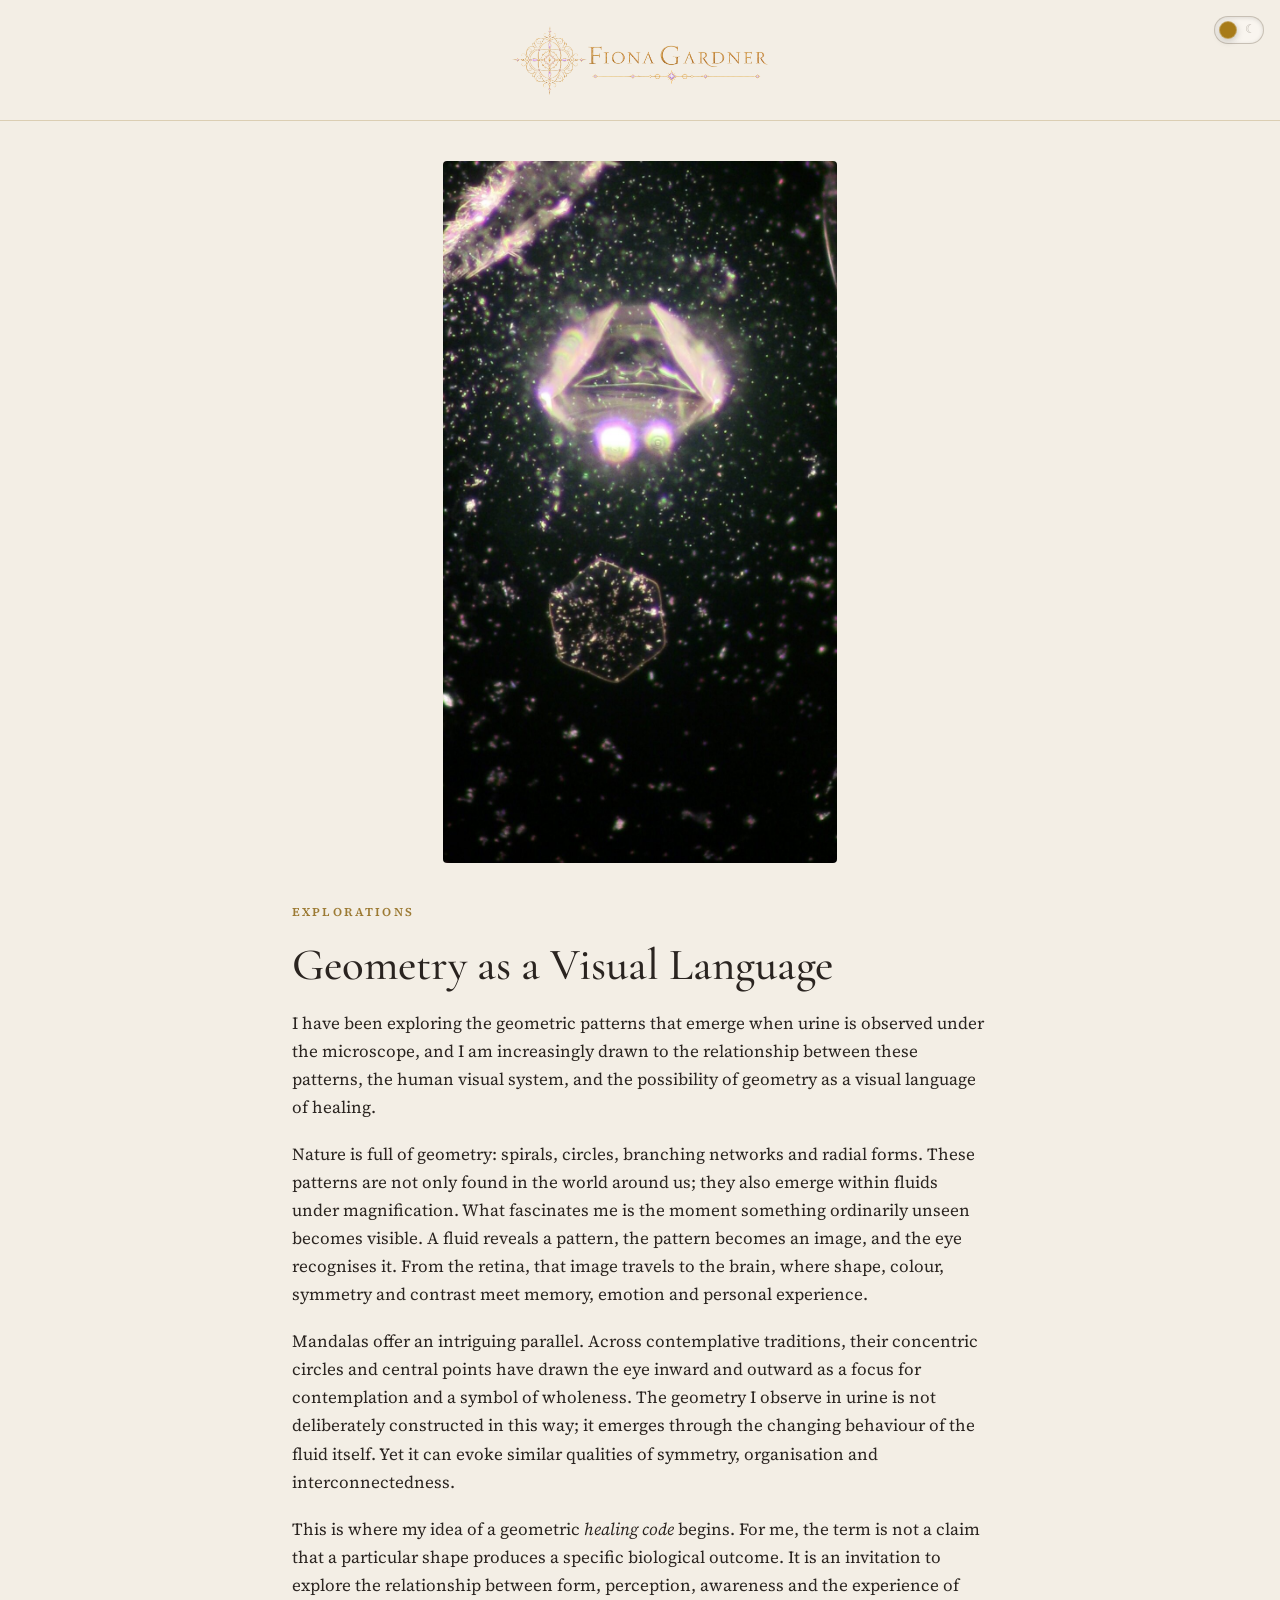
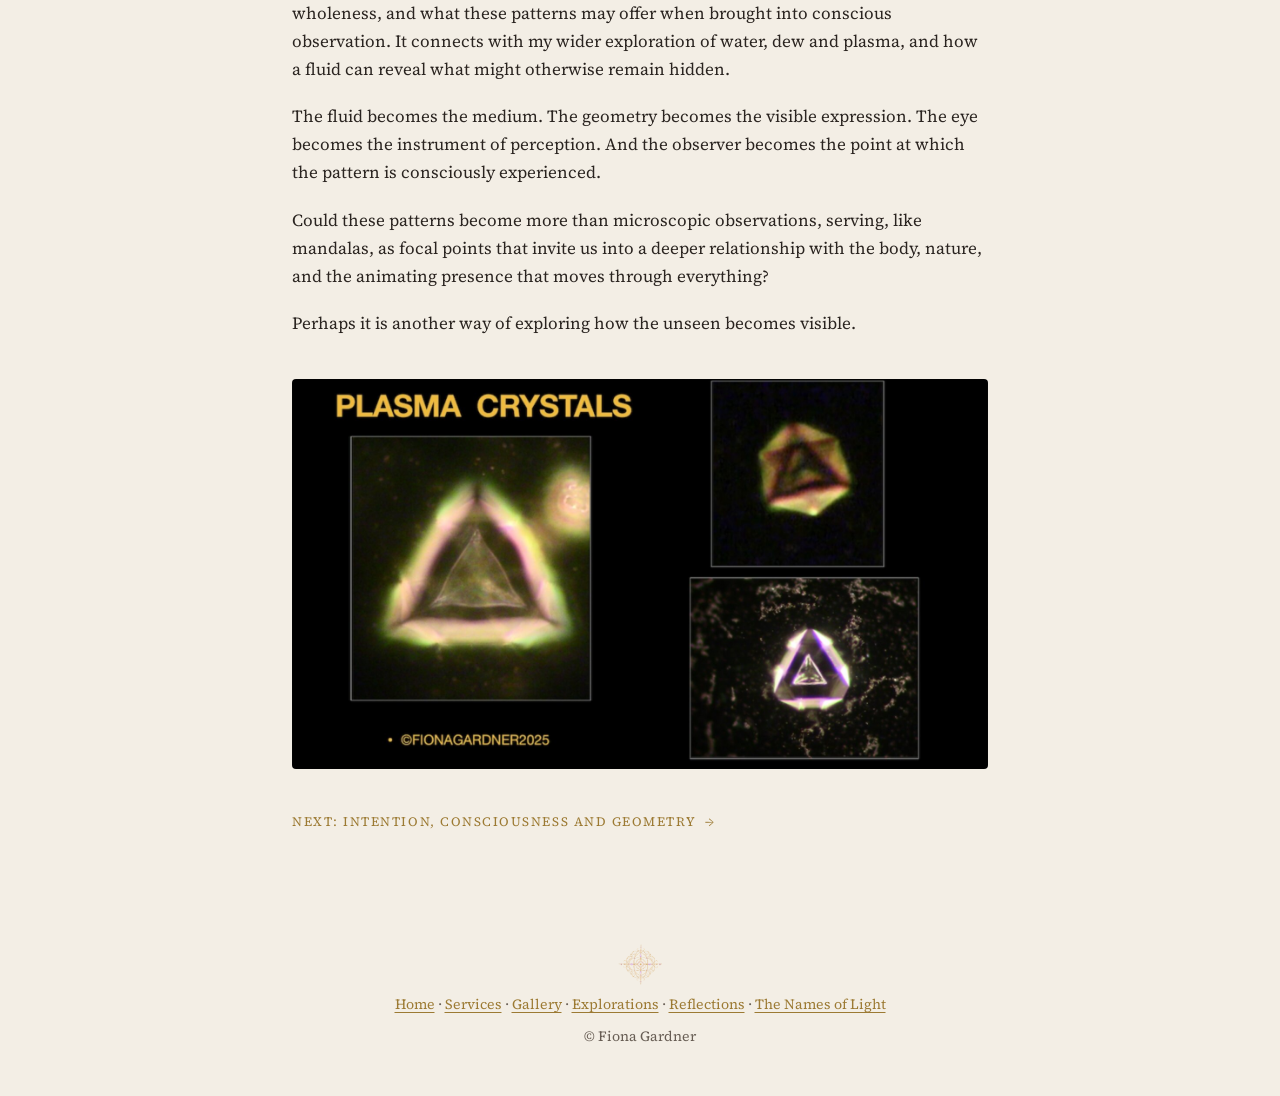
<file: docs/geometry-as-a-visual-language.html>
<!doctype html>
<html lang="en">
<head>
  <meta charset="utf-8">
  <meta name="viewport" content="width=device-width, initial-scale=1">
  <meta name="description" content="Nature is full of geometry: spirals, circles, branching networks and radial forms.">
  <meta name="color-scheme" content="light dark">
  <meta property="og:title" content="Geometry as a Visual Language · Fiona Gardner">
  <meta property="og:description" content="Nature is full of geometry: spirals, circles, branching networks and radial forms.">
  <meta property="og:image" content="https://fionagardner.org/assets/explorations/geometry-1.jpg">
  <title>Geometry as a Visual Language · Fiona Gardner</title>
  <link rel="icon" href="assets/fiona-gardner-symbol.png">
  <link rel="preconnect" href="https://fonts.googleapis.com">
  <link rel="stylesheet" href="https://fonts.googleapis.com/css2?family=Cormorant+Garamond:ital,wght@0,500;0,600;1,500&family=Source+Serif+4:ital,wght@0,400;0,600;1,400&display=swap">
  <link rel="stylesheet" href="site.css?v=20261127g">
  <script src="theme-init.js"></script>
</head>
<body>
  <button class="theme-toggle" type="button" aria-label="Switch to dark theme" aria-pressed="false"><span class="theme-toggle__track" aria-hidden="true"><span class="theme-toggle__sun">✦</span><span class="theme-toggle__moon">☾</span><span class="theme-toggle__knob"></span></span><span class="visually-hidden theme-toggle__label">Switch to dark theme</span></button>
  <header class="page-head">
    <a class="brandmark-frame" href="./"><img class="brandmark" src="assets/fiona-gardner-brandmark.png?v=20261126" alt="Fiona Gardner, home" width="1000" height="270"><span class="gem gem--c" aria-hidden="true"></span><span class="gem gem--l1" aria-hidden="true"></span><span class="gem gem--r1" aria-hidden="true"></span><span class="gem gem--l2" aria-hidden="true"></span><span class="gem gem--r2" aria-hidden="true"></span><span class="gem gem--gold gem--gl1" aria-hidden="true"></span><span class="gem gem--gold gem--gr1" aria-hidden="true"></span><span class="gem gem--gold gem--gold-sm gem--gl2" aria-hidden="true"></span><span class="gem gem--gold gem--gold-sm gem--gr2" aria-hidden="true"></span></a>
  </header>

  <main>
    <figure class="essay-art">
      <img src="assets/explorations/geometry-1.jpg" alt="Urine under the microscope: a glowing triangular crystal above a six-sided form" width="900" height="1600">
    </figure>

    <article class="shell essay">
      <p class="eyebrow"><a href="explorations.html">Explorations</a></p>
      <h2>Geometry as a Visual Language</h2>
      <p>I have been exploring the geometric patterns that emerge when urine is observed under the microscope, and I am increasingly drawn to the relationship between these patterns, the human visual system, and the possibility of geometry as a visual language of healing.</p>
      <p>Nature is full of geometry: spirals, circles, branching networks and radial forms. These patterns are not only found in the world around us; they also emerge within fluids under magnification. What fascinates me is the moment something ordinarily unseen becomes visible. A fluid reveals a pattern, the pattern becomes an image, and the eye recognises it. From the retina, that image travels to the brain, where shape, colour, symmetry and contrast meet memory, emotion and personal experience.</p>
      <p>Mandalas offer an intriguing parallel. Across contemplative traditions, their concentric circles and central points have drawn the eye inward and outward as a focus for contemplation and a symbol of wholeness. The geometry I observe in urine is not deliberately constructed in this way; it emerges through the changing behaviour of the fluid itself. Yet it can evoke similar qualities of symmetry, organisation and interconnectedness.</p>
      <p>This is where my idea of a geometric <em>healing code</em> begins. For me, the term is not a claim that a particular shape produces a specific biological outcome. It is an invitation to explore the relationship between form, perception, awareness and the experience of wholeness, and what these patterns may offer when brought into conscious observation. It connects with my wider exploration of water, dew and plasma, and how a fluid can reveal what might otherwise remain hidden.</p>
      <p>The fluid becomes the medium. The geometry becomes the visible expression. The eye becomes the instrument of perception. And the observer becomes the point at which the pattern is consciously experienced.</p>
      <p>Could these patterns become more than microscopic observations, serving, like mandalas, as focal points that invite us into a deeper relationship with the body, nature, and the animating presence that moves through everything?</p>
      <p>Perhaps it is another way of exploring how the unseen becomes visible.</p>
      <figure class="essay-art essay-art--inline">
        <img src="assets/explorations/geometry-2.jpg" alt="Plasma crystals: three triangular crystals, from a slide by Fiona Gardner" width="1600" height="898" loading="lazy">
      </figure>
      <p class="essay-next"><a href="intention-consciousness-and-geometry.html">Next: Intention, Consciousness and Geometry&nbsp; →</a></p>
    </article>
  </main>

  <footer>
    <img src="assets/fiona-gardner-symbol.png" alt="" width="128" height="128">
    <p><a href="./">Home</a> · <a href="services.html">Services</a> · <a href="gallery.html">Gallery</a> · <a href="explorations.html">Explorations</a> · <a href="testimonials.html">Reflections</a> · <a href="names-of-light.html">The&nbsp;Names&nbsp;of&nbsp;Light</a></p>
    <p>© Fiona Gardner</p>
  </footer>
  <script src="theme.js" defer></script>
</body>
</html>
</file>
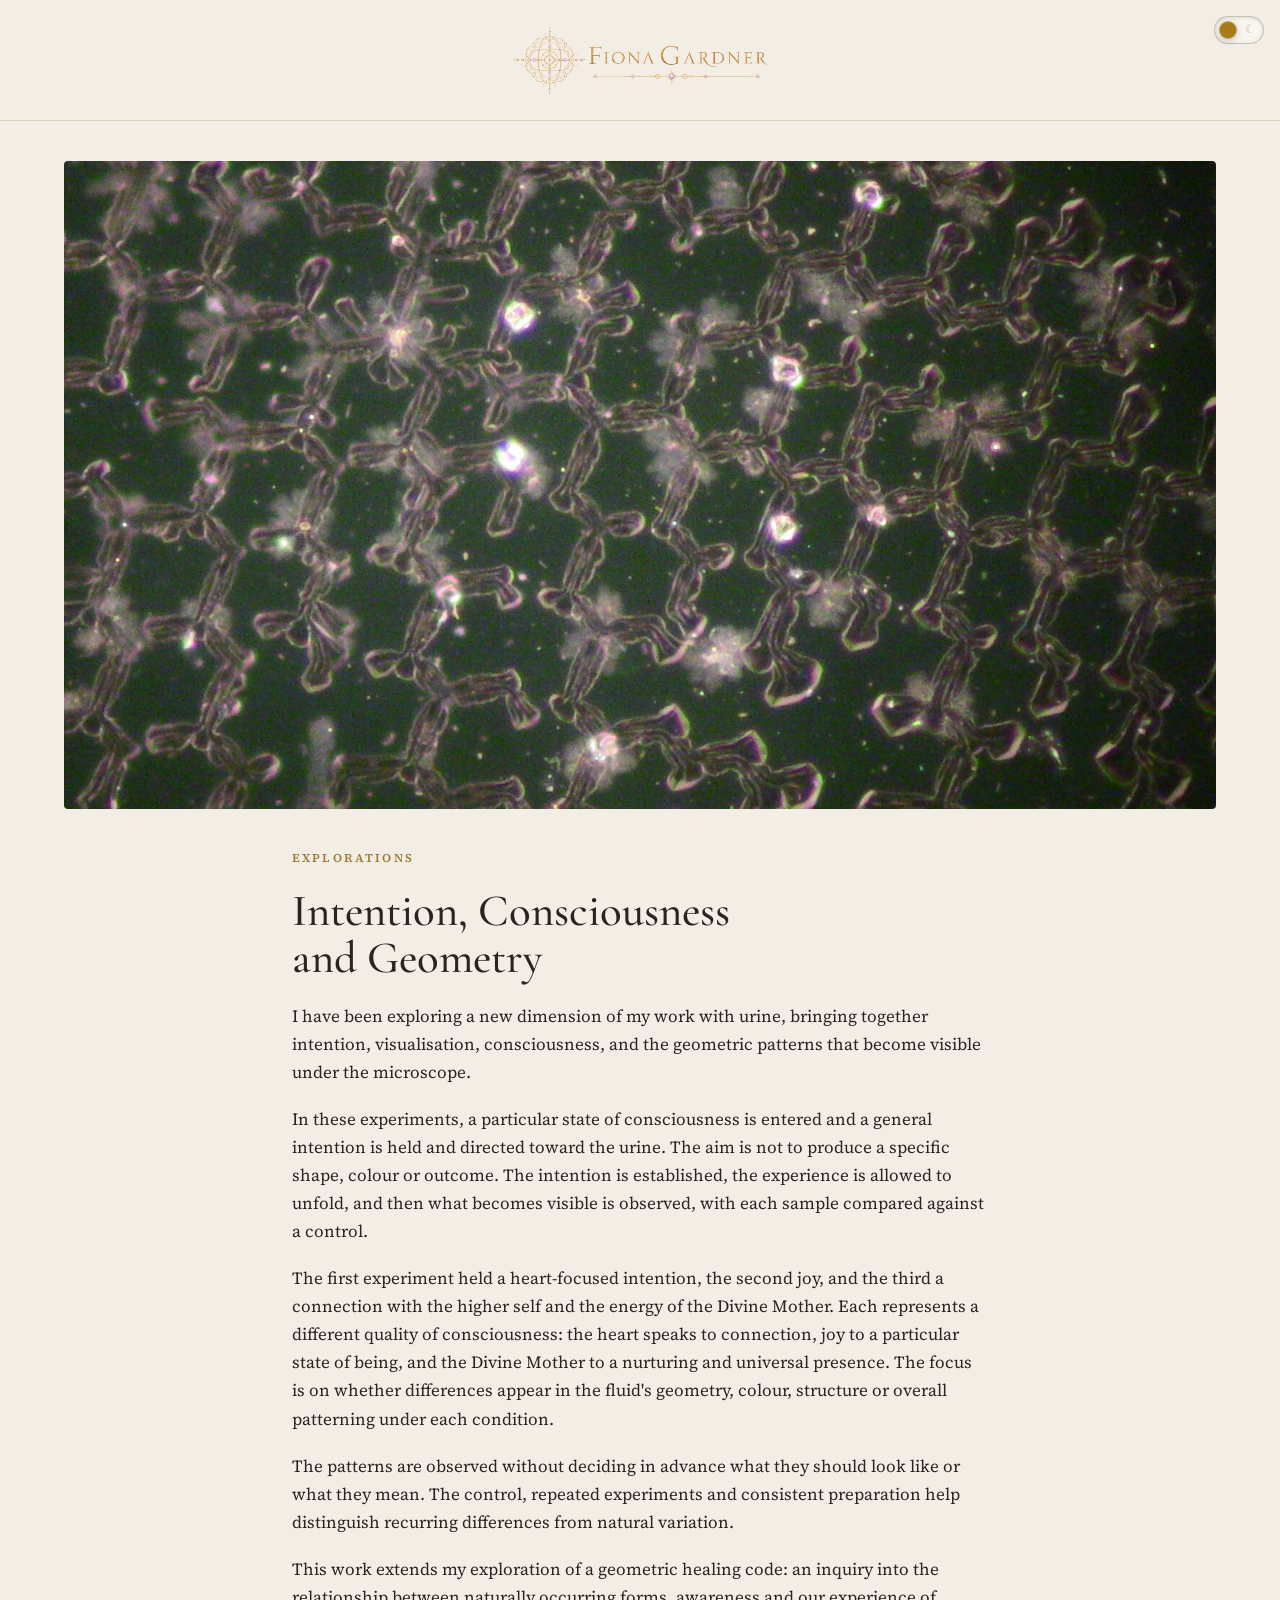
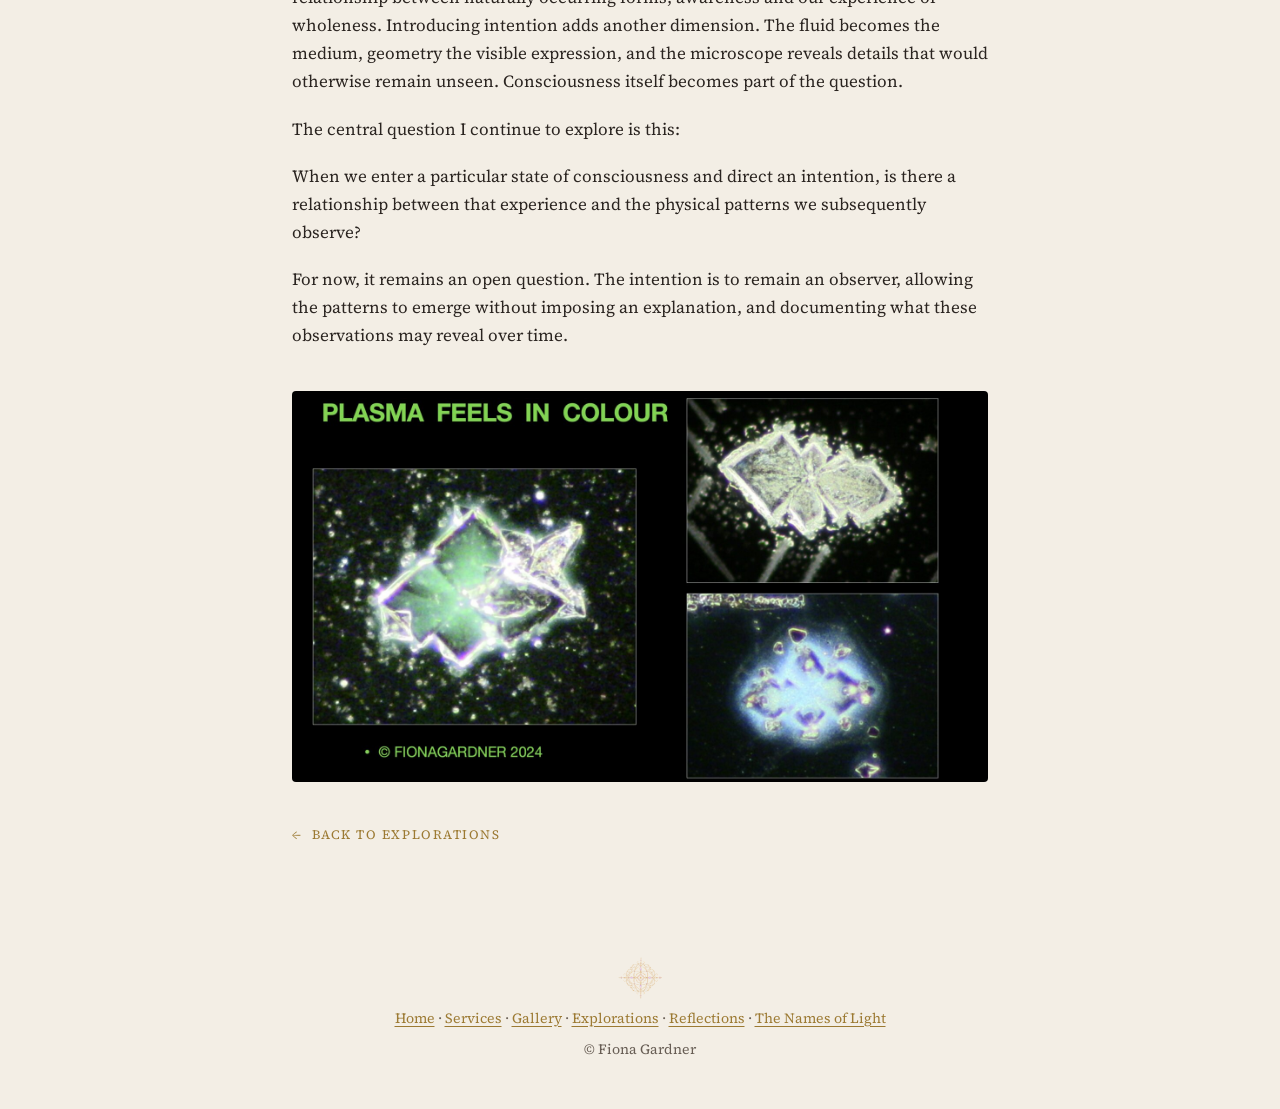
<file: docs/intention-consciousness-and-geometry.html>
<!doctype html>
<html lang="en">
<head>
  <meta charset="utf-8">
  <meta name="viewport" content="width=device-width, initial-scale=1">
  <meta name="description" content="Consciousness itself becomes part of the question.">
  <meta name="color-scheme" content="light dark">
  <meta property="og:title" content="Intention, Consciousness and Geometry · Fiona Gardner">
  <meta property="og:description" content="Consciousness itself becomes part of the question.">
  <meta property="og:image" content="https://fionagardner.org/assets/explorations/intention-1.jpg">
  <title>Intention, Consciousness and Geometry · Fiona Gardner</title>
  <link rel="icon" href="assets/fiona-gardner-symbol.png">
  <link rel="preconnect" href="https://fonts.googleapis.com">
  <link rel="stylesheet" href="https://fonts.googleapis.com/css2?family=Cormorant+Garamond:ital,wght@0,500;0,600;1,500&family=Source+Serif+4:ital,wght@0,400;0,600;1,400&display=swap">
  <link rel="stylesheet" href="site.css?v=20261127g">
  <script src="theme-init.js"></script>
</head>
<body>
  <button class="theme-toggle" type="button" aria-label="Switch to dark theme" aria-pressed="false"><span class="theme-toggle__track" aria-hidden="true"><span class="theme-toggle__sun">✦</span><span class="theme-toggle__moon">☾</span><span class="theme-toggle__knob"></span></span><span class="visually-hidden theme-toggle__label">Switch to dark theme</span></button>
  <header class="page-head">
    <a class="brandmark-frame" href="./"><img class="brandmark" src="assets/fiona-gardner-brandmark.png?v=20261126" alt="Fiona Gardner, home" width="1000" height="270"><span class="gem gem--c" aria-hidden="true"></span><span class="gem gem--l1" aria-hidden="true"></span><span class="gem gem--r1" aria-hidden="true"></span><span class="gem gem--l2" aria-hidden="true"></span><span class="gem gem--r2" aria-hidden="true"></span><span class="gem gem--gold gem--gl1" aria-hidden="true"></span><span class="gem gem--gold gem--gr1" aria-hidden="true"></span><span class="gem gem--gold gem--gold-sm gem--gl2" aria-hidden="true"></span><span class="gem gem--gold gem--gold-sm gem--gr2" aria-hidden="true"></span></a>
  </header>

  <main>
    <figure class="essay-art">
      <img src="assets/explorations/intention-1.jpg" alt="Urine under the microscope: a lattice of branching crystal forms" width="1600" height="900">
    </figure>

    <article class="shell essay">
      <p class="eyebrow"><a href="explorations.html">Explorations</a></p>
      <h2>Intention, Consciousness and Geometry</h2>
      <p>I have been exploring a new dimension of my work with urine, bringing together intention, visualisation, consciousness, and the geometric patterns that become visible under the microscope.</p>
      <p>In these experiments, a particular state of consciousness is entered and a general intention is held and directed toward the urine. The aim is not to produce a specific shape, colour or outcome. The intention is established, the experience is allowed to unfold, and then what becomes visible is observed, with each sample compared against a control.</p>
      <p>The first experiment held a heart-focused intention, the second joy, and the third a connection with the higher self and the energy of the Divine Mother. Each represents a different quality of consciousness: the heart speaks to connection, joy to a particular state of being, and the Divine Mother to a nurturing and universal presence. The focus is on whether differences appear in the fluid's geometry, colour, structure or overall patterning under each condition.</p>
      <p>The patterns are observed without deciding in advance what they should look like or what they mean. The control, repeated experiments and consistent preparation help distinguish recurring differences from natural variation.</p>
      <p>This work extends my exploration of a geometric healing code: an inquiry into the relationship between naturally occurring forms, awareness and our experience of wholeness. Introducing intention adds another dimension. The fluid becomes the medium, geometry the visible expression, and the microscope reveals details that would otherwise remain unseen. Consciousness itself becomes part of the question.</p>
      <p>The central question I continue to explore is this:</p>
      <p>When we enter a particular state of consciousness and direct an intention, is there a relationship between that experience and the physical patterns we subsequently observe?</p>
      <p>For now, it remains an open question. The intention is to remain an observer, allowing the patterns to emerge without imposing an explanation, and documenting what these observations may reveal over time.</p>
      <figure class="essay-art essay-art--inline">
        <img src="assets/explorations/intention-2.jpg" alt="Plasma feels in colour: crystals in green, white and blue, from a slide by Fiona Gardner" width="1600" height="900" loading="lazy">
      </figure>
      <p class="essay-next"><a href="explorations.html">←&nbsp; Back to Explorations</a></p>
    </article>
  </main>

  <footer>
    <img src="assets/fiona-gardner-symbol.png" alt="" width="128" height="128">
    <p><a href="./">Home</a> · <a href="services.html">Services</a> · <a href="gallery.html">Gallery</a> · <a href="explorations.html">Explorations</a> · <a href="testimonials.html">Reflections</a> · <a href="names-of-light.html">The&nbsp;Names&nbsp;of&nbsp;Light</a></p>
    <p>© Fiona Gardner</p>
  </footer>
  <script src="theme.js" defer></script>
</body>
</html>
</file>
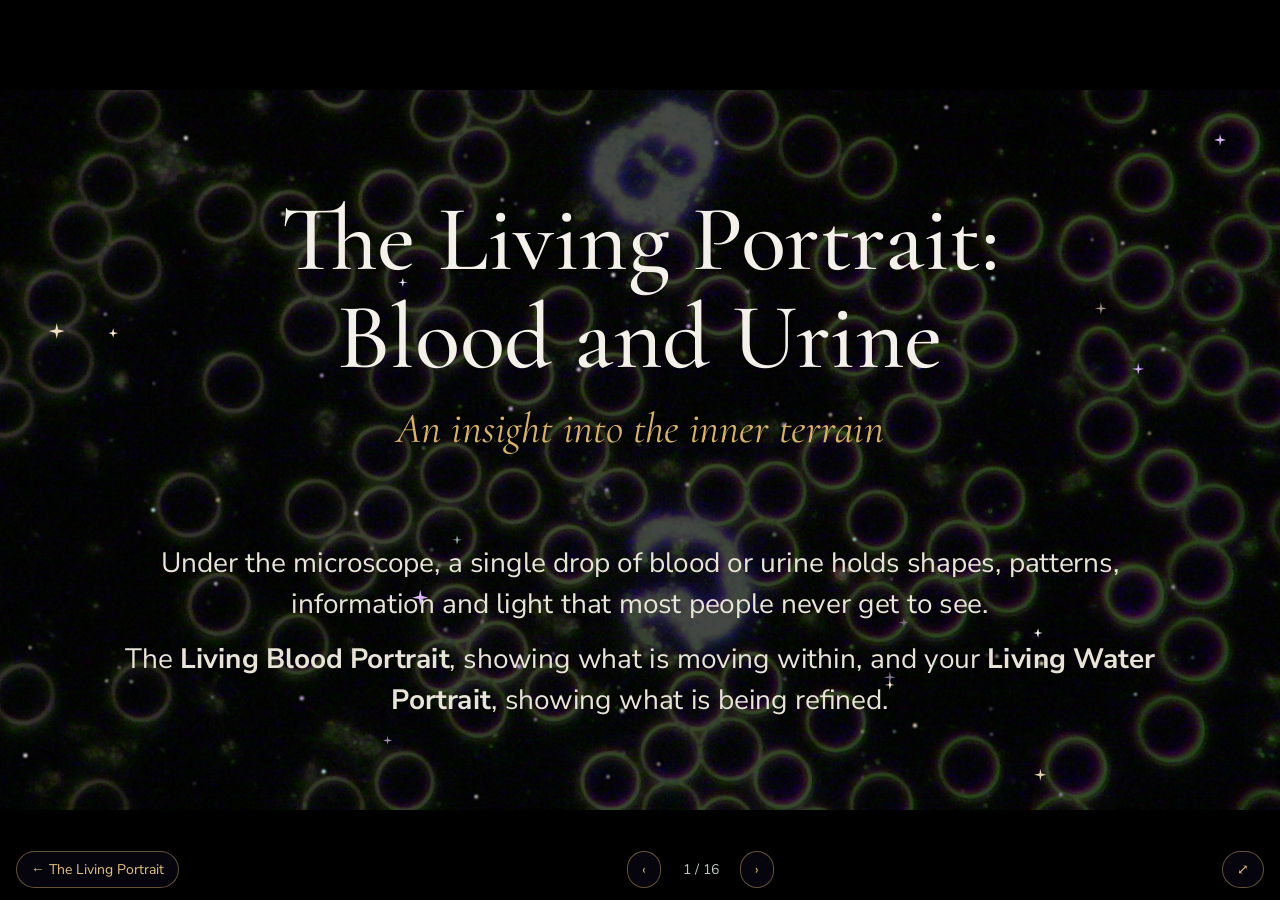
<file: docs/living-portrait-deck.html>
<!doctype html>
<html lang="en">
<head>
  <meta charset="utf-8">
  <meta name="viewport" content="width=device-width, initial-scale=1, viewport-fit=cover">
  <meta name="description" content="The Living Portrait: the client presentation. Blood and living water under the microscope, in sixteen slides.">
  <meta name="color-scheme" content="dark">
  <meta property="og:title" content="The Living Portrait · Client presentation · Fiona Gardner">
  <meta property="og:description" content="Blood and living water under the microscope, in sixteen slides.">
  <meta property="og:image" content="https://fionagardner.org/assets/portrait/drop.jpg">
  <title>The Living Portrait · Client presentation · Fiona Gardner</title>
  <link rel="icon" href="assets/fiona-gardner-symbol.png">
  <link rel="preconnect" href="https://fonts.googleapis.com">
  <link rel="stylesheet" href="https://fonts.googleapis.com/css2?family=Cormorant+Garamond:wght@400;500;600&family=Nunito+Sans:wght@400;600;700&display=swap">
  <style>
    html, body { margin: 0; height: 100%; background: #000; color: #f4f1ea; overflow: hidden; }
    body { font-family: 'Nunito Sans', Arial, sans-serif; -webkit-font-smoothing: antialiased; }
    .viewport { position: fixed; inset: 0; overflow: hidden; touch-action: pan-y; }
    .stage { position: absolute; top: 50%; left: 50%; width: 1920px; height: 1080px; transform-origin: center center; }
    .slide { position: absolute; top: 0; left: 0; width: 1920px; height: 1080px; box-sizing: border-box;
             overflow: hidden; opacity: 0; visibility: hidden; transition: opacity .7s ease, visibility 0s linear .7s; }
    .slide.active { opacity: 1; visibility: visible; transition: opacity .7s ease, visibility 0s; z-index: 1; }
    .slide * { margin: 0; box-sizing: border-box; }
    .slide img, .slide video { display: block; object-fit: cover; }
    .slide h1, .slide h2, .slide h3 { font-weight: inherit; }
    .slide h2, .slide h1 { font-weight: 500; }
    .slide h3 { font-weight: 700; }

    .controls { position: fixed; left: 0; right: 0; bottom: 0; z-index: 10; display: flex; align-items: center;
                justify-content: space-between; gap: 12px; padding: 12px 16px; font-size: 14px;
                background: linear-gradient(180deg, transparent, rgba(0,0,0,.7)); opacity: 0; transition: opacity .3s; }
    body.show-ui .controls, .controls:focus-within { opacity: 1; }
    .controls a, .controls button { color: #e6c27a; font: inherit; text-decoration: none; background: rgba(10,7,22,.6);
                border: 1px solid rgba(217,178,106,.45); border-radius: 999px; padding: 8px 14px; cursor: pointer; }
    .controls a:hover, .controls button:hover { border-color: #e6c27a; }
    .controls .group { display: flex; align-items: center; gap: 8px; }
    .count { color: #bfc9c6; min-width: 4.5em; text-align: center; font-variant-numeric: tabular-nums; }
    .visually-hidden { position: absolute; width: 1px; height: 1px; overflow: hidden; clip: rect(0 0 0 0); white-space: nowrap; }
    @media (max-width: 520px) { .controls .home-label { display: none; } }
    @media (prefers-reduced-motion: reduce) { .slide, .slide.active { transition: none; } }
    .rotate-hint { display: none; }
    @media (orientation: portrait) and (max-width: 820px) {
      .rotate-hint { display: flex; position: fixed; top: 16px; left: 16px; right: 16px; z-index: 20; align-items: center;
                     gap: 12px; padding: 12px 14px 12px 16px; border-radius: 14px; background: rgba(10,7,22,.88);
                     border: 1px solid rgba(217,178,106,.5); color: #f4f1ea; font-size: 16px; line-height: 1.35; }
      .rotate-hint .icon { font-size: 24px; color: #e6c27a; flex: none; display: inline-block; animation: tip 2.4s ease-in-out infinite; }
      .rotate-hint p { margin: 0; flex: 1; }
      .rotate-hint button { flex: none; background: none; border: 0; color: #e6c27a; font: inherit; font-size: 22px; padding: 4px 8px; cursor: pointer; }
      .rotate-hint[hidden] { display: none; }
    }
    @keyframes tip { 0%, 40% { transform: rotate(0); } 60%, 100% { transform: rotate(-90deg); } }
    @media (prefers-reduced-motion: reduce) { .rotate-hint .icon { animation: none; } }
  </style>
</head>
<body class="show-ui">
  <main class="viewport" aria-roledescription="carousel" aria-label="The Living Portrait, client presentation">
    <div class="stage" id="stage">
<section id="welcome" class="slide" data-n="1" aria-roledescription="slide" aria-label="1 of 16" data-transition="fade" style="background:#000000">
  <img data-src="assets/deck/6a99f050ac99e5b235162704bd4f7112.jpg" alt="Rows of green-ringed blood cells with two bright white curled forms among them" style="position:absolute; top:0; left:0; width:1920px; height:1080px">
  <div style="position:absolute; top:0; left:0; width:1920px; height:1080px; display:flex; flex-direction:column; background:#000000b8">
  </div>
  <img src="[data-uri]" alt="Tiny twinkling somatids of light across the blood" style="position:absolute; top:0; left:0; width:1920px; height:1080px; object-fit:contain">
  <h1 style="position:absolute; top:150px; left:0; width:1920px; font-family:'Cormorant Garamond', Georgia, serif; font-size:140px; font-weight:500; line-height:1.05; text-align:center; color:#f4f1ea">The Living Portrait:<br>Blood and Urine</h1>
  <p style="position:absolute; top:470px; left:0; width:1920px; font-family:'Cormorant Garamond', Georgia, serif; font-size:64px; font-style:italic; line-height:1.2; text-align:center; color:#d9b26a">An insight into the inner terrain</p>
  <div style="position:absolute; top:680px; left:160px; width:1600px; display:flex; flex-direction:column; gap:22px">
    <p style="font-family:'Nunito Sans', Arial, sans-serif; font-size:42px; line-height:1.45; text-align:center; color:#e9e4d8">Under the microscope, a single drop of blood or urine holds shapes, patterns, information and light that most people never get to see.</p>
    <p style="font-family:'Nunito Sans', Arial, sans-serif; font-size:42px; line-height:1.45; text-align:center; color:#e9e4d8">The <b>Living Blood Portrait</b>, showing what is moving within, and your <b>Living Water Portrait</b>, showing what is being refined.</p>
  </div>
</section>
<section id="what-is-hb" class="slide" data-n="2" aria-roledescription="slide" aria-label="2 of 16" data-transition="fade" style="display:flex; flex-direction:column; gap:40px; justify-content:center; padding:128px 128px 160px; background:#000000">
  <video data-src="assets/deck/53f277ce43f2db7ad60cbd19ea286f5a.mp4" data-poster="assets/deck/d4f86ebfe859a93cafa48deb9be8af7e.jpg" autoplay loop muted playsinline aria-label="Live blood under the microscope: a glowing blue, violet and white form at the centre, surrounded by green and rose-ringed blood cells on black, with drifting cells and twinkling somatids" style="position:absolute; top:0; left:1056px; width:864px; height:1080px; object-fit:cover"></video>
  <div style="position:absolute; top:0; left:1056px; width:120px; height:1080px; display:flex; flex-direction:column; background:linear-gradient(90deg, #000000 0%, #00000000 100%)">
  </div>
  <p style="width:860px; font-family:'Nunito Sans', Arial, sans-serif; font-size:28px; letter-spacing:4px; text-transform:uppercase; color:#d9b26a">What is a Living Blood Portrait?</p>
  <p style="width:860px; font-family:'Cormorant Garamond', Georgia, serif; font-size:72px; line-height:1.15; color:#f4f1ea">A single drop of blood, reflecting what is moving within you.</p>
  <div style="width:820px; display:flex; flex-direction:column; gap:20px">
    <p style="font-family:'Nunito Sans', Arial, sans-serif; font-size:38px; line-height:1.45; color:#d5dcd9">The patterns and holograms in your blood reflect what is happening in your body’s terrain: physically, emotionally and energetically.</p>
    <p style="font-family:'Nunito Sans', Arial, sans-serif; font-size:32px; line-height:1.45; color:#bfc9c6">Based on the Holographic Blood Method, developed over more than 40 years by Dr. Harvey Bigelsen</p>
  </div>
  <p style="position:absolute; bottom:64px; left:128px; width:600px; font-family:'Nunito Sans', Arial, sans-serif; font-size:24px; color:#8fa6b0">fionagardner.org</p>
  <p style="position:absolute; bottom:64px; left:600px; width:400px; font-family:'Nunito Sans', Arial, sans-serif; font-size:24px; text-align:right; color:#8fa6b0">@messagesinplasma</p>
</section>
<section id="your-report" class="slide" data-n="3" aria-roledescription="slide" aria-label="3 of 16" data-transition="fade" style="display:flex; flex-direction:column; gap:72px; justify-content:center; padding:112px 128px 160px; background:#000000">
  <img data-src="assets/deck/d3bb47ef32f1c89c9b8827bc769ec2c2.jpg" alt="A bright red angular crystal-like form with small blue and green points, resting on a field of soft violet cells" style="position:absolute; top:0; left:1056px; width:864px; height:1080px">
  <div style="position:absolute; top:0; left:1056px; width:120px; height:1080px; display:flex; flex-direction:column; background:linear-gradient(90deg, #000000 0%, #00000000 100%)">
  </div>
  <div style="width:860px; display:flex; flex-direction:column; gap:12px">
    <p style="font-family:'Nunito Sans', Arial, sans-serif; font-size:28px; letter-spacing:4px; text-transform:uppercase; color:#d9b26a">Your Living Blood Portrait</p>
    <h2 style="font-family:'Cormorant Garamond', Georgia, serif; font-size:80px; font-weight:500; line-height:1.05; color:#f4f1ea">An in-depth reading, unique to you</h2>
  </div>
  <div style="width:860px; display:flex; flex-direction:column; gap:20px">
    <div style="display:flex; flex-direction:row; gap:24px; align-items:center">
      <div style="width:56px; height:56px; display:flex; flex-direction:row; align-items:center; justify-content:center; flex:0 0 auto; border:2px solid #d9b26a; border-radius:256px">
        <p style="font-family:'Cormorant Garamond', Georgia, serif; font-size:32px; line-height:1; color:#d9b26a">1</p>
      </div>
      <p style="flex:1; font-family:'Nunito Sans', Arial, sans-serif; font-size:38px; line-height:1.35; color:#d5dcd9">The dominant focus observed in your blood</p>
    </div>
    <div style="display:flex; flex-direction:row; gap:24px; align-items:center">
      <div style="width:56px; height:56px; display:flex; flex-direction:row; align-items:center; justify-content:center; flex:0 0 auto; border:2px solid #d9b26a; border-radius:256px">
        <p style="font-family:'Cormorant Garamond', Georgia, serif; font-size:32px; line-height:1; color:#d9b26a">2</p>
      </div>
      <p style="flex:1; font-family:'Nunito Sans', Arial, sans-serif; font-size:38px; line-height:1.35; color:#d5dcd9">Where the body is holding, and where energy is not moving freely</p>
    </div>
    <div style="display:flex; flex-direction:row; gap:24px; align-items:center">
      <div style="width:56px; height:56px; display:flex; flex-direction:row; align-items:center; justify-content:center; flex:0 0 auto; border:2px solid #d9b26a; border-radius:256px">
        <p style="font-family:'Cormorant Garamond', Georgia, serif; font-size:32px; line-height:1; color:#d9b26a">3</p>
      </div>
      <p style="flex:1; font-family:'Nunito Sans', Arial, sans-serif; font-size:38px; line-height:1.35; color:#d5dcd9">A way of acknowledging the unseen and unheard parts of yourself</p>
    </div>
    <div style="display:flex; flex-direction:row; gap:24px; align-items:center">
      <div style="width:56px; height:56px; display:flex; flex-direction:row; align-items:center; justify-content:center; flex:0 0 auto; border:2px solid #d9b26a; border-radius:256px">
        <p style="font-family:'Cormorant Garamond', Georgia, serif; font-size:32px; line-height:1; color:#d9b26a">4</p>
      </div>
      <p style="flex:1; font-family:'Nunito Sans', Arial, sans-serif; font-size:38px; line-height:1.35; color:#d5dcd9">In the seeing, there is transformation</p>
    </div>
  </div>
  <p style="position:absolute; bottom:64px; left:128px; width:600px; font-family:'Nunito Sans', Arial, sans-serif; font-size:24px; color:#8fa6b0">fionagardner.org</p>
  <p style="position:absolute; bottom:64px; left:600px; width:400px; font-family:'Nunito Sans', Arial, sans-serif; font-size:24px; text-align:right; color:#8fa6b0">@messagesinplasma</p>
</section>
<section id="eh-consult-1" class="slide" data-n="4" aria-roledescription="slide" aria-label="4 of 16" data-transition="fade" style="background:#000000">
  <img data-src="assets/deck/42a93dcdb6375a92dc4d5dcd3efd398a.jpg" alt="Holographic blood image under the microscope: Mandible / Cervical" style="position:absolute; top:176px; left:24px; width:928px; height:434px; border-radius:8px">
  <p style="position:absolute; top:554px; left:44px; width:880px; font-family:'Nunito Sans', Arial, sans-serif; font-size:28px; font-weight:700; letter-spacing:3px; text-transform:uppercase; color:#f4f1ea; text-shadow:0 0 6px #000000, 0 0 18px #000000f2">Mandible / Cervical</p>
  <img data-src="assets/deck/1acdc5cd7188633fd21b3e1d757e3138.jpg" alt="Holographic blood image under the microscope: Esophagus / Liver" style="position:absolute; top:176px; left:968px; width:928px; height:434px; border-radius:8px">
  <p style="position:absolute; top:554px; left:988px; width:880px; font-family:'Nunito Sans', Arial, sans-serif; font-size:28px; font-weight:700; letter-spacing:3px; text-transform:uppercase; color:#f4f1ea; text-shadow:0 0 6px #000000, 0 0 18px #000000f2">Esophagus / Liver</p>
  <img data-src="assets/deck/7cbd3cdb3d4a4c12a2469d146e9f0cc3.jpg" alt="Holographic blood image under the microscope: Etheric Field / Lung" style="position:absolute; top:626px; left:24px; width:928px; height:434px; border-radius:8px">
  <p style="position:absolute; top:1004px; left:44px; width:880px; font-family:'Nunito Sans', Arial, sans-serif; font-size:28px; font-weight:700; letter-spacing:3px; text-transform:uppercase; color:#f4f1ea; text-shadow:0 0 6px #000000, 0 0 18px #000000f2">Etheric Field / Lung</p>
  <img data-src="assets/deck/5d1a2238cb0708826900f11946b76554.jpg" alt="Holographic blood image under the microscope: Heart" style="position:absolute; top:626px; left:968px; width:928px; height:434px; border-radius:8px">
  <p style="position:absolute; top:1004px; left:988px; width:880px; font-family:'Nunito Sans', Arial, sans-serif; font-size:28px; font-weight:700; letter-spacing:3px; text-transform:uppercase; color:#f4f1ea; text-shadow:0 0 6px #000000, 0 0 18px #000000f2">Heart</p>
  <h2 style="position:absolute; top:42px; left:24px; width:1872px; font-family:'Cormorant Garamond', Georgia, serif; font-size:80px; font-weight:500; line-height:1.05; text-align:center; color:#f4f1ea; text-shadow:0 0 8px #000000, 0 0 24px #000000f2">The Living Blood Portrait</h2>
</section>
<section id="blood-share" class="slide" data-n="5" aria-roledescription="slide" aria-label="5 of 16" data-transition="fade" style="display:flex; flex-direction:column; gap:48px; justify-content:center; padding:128px 128px 160px; background:#000000">
  <div style="position:absolute; top:0; left:1056px; width:864px; height:1080px; display:grid; gap:8px; grid-template-columns:1fr 1fr; grid-template-rows:1fr 1fr 1fr">
    <img data-src="assets/deck/5090ba566b21dfec0bbefb9e10aee296.jpg" alt="Live blood under the microscope: a large glowing green and white form surrounded by red blood cells" style="width:428px; height:354px">
    <img data-src="assets/deck/a1efdadb57fe0c0537bcc1d596ecbf97.jpg" alt="A luminous white and green form with a deep blue centre scattered with green points of light, on black" style="width:428px; height:354px">
    <img data-src="assets/deck/16c9eaf7b98272f138b05491389cdba5.jpg" alt="Living blood: a large pale blue crystalline form lying among a dense field of violet-rimmed red cells" style="width:428px; height:354px">
    <img data-src="assets/deck/024e8d9a1f128ca960a54f104aff51bd.jpg" alt="A dense field of green-gold blood cells around a pale glowing form and a bright round sphere" style="width:428px; height:354px">
    <img data-src="assets/deck/c084736ad273ee244893600ad497d7be.jpg" alt="A glowing green and gold form edged with orange, with a bright violet ring above it, on a field of rose-violet blood cells" style="width:428px; height:354px">
    <img data-src="assets/deck/fdc735a030a4c88c900a4ce0109a744c.jpg" alt="Living blood: a long bright crystal shaped like a key or a shoe, lying in a clearing among packed rose-red cells" style="width:428px; height:354px">
  </div>
  <div style="width:860px; display:flex; flex-direction:column; gap:16px">
    <p style="font-family:'Nunito Sans', Arial, sans-serif; font-size:26px; letter-spacing:4px; text-transform:uppercase; color:#d9b26a">The Living Blood Portrait</p>
    <h2 style="font-family:'Cormorant Garamond', Georgia, serif; font-size:120px; font-weight:500; line-height:1.05; color:#f4f1ea">The Art of Seeing</h2>
  </div>
  <div style="width:820px; display:flex; flex-direction:column">
    <p style="font-family:'Nunito Sans', Arial, sans-serif; font-size:45px; line-height:1.6; color:#d5dcd9">Your body is always communicating with you.</p>
    <p style="font-family:'Nunito Sans', Arial, sans-serif; font-size:45px; line-height:1.6; color:#d5dcd9">In your consult, you see where it wants attention, in form, pattern and colour.</p>
    <p style="font-family:'Nunito Sans', Arial, sans-serif; font-size:45px; line-height:1.6; color:#d5dcd9">By listening to the body and acknowledging those parts of ourselves, we can release, heal and create.</p>
  </div>
  <p style="position:absolute; bottom:64px; left:128px; width:600px; font-family:'Nunito Sans', Arial, sans-serif; font-size:24px; color:#8fa6b0">fionagardner.org</p>
  <p style="position:absolute; bottom:64px; left:600px; width:400px; font-family:'Nunito Sans', Arial, sans-serif; font-size:24px; text-align:right; color:#8fa6b0">@messagesinplasma</p>
</section>
<section id="cover" class="slide" data-n="6" aria-roledescription="slide" aria-label="6 of 16" data-transition="fade" style="display:flex; flex-direction:column; gap:40px; justify-content:center; padding:128px 128px 160px; background:#000000">
  <img data-src="assets/deck/241b4685864895e46ce8edeb1c5efb4b.jpg" alt="A glass jar of pale golden urine on a weathered wooden rail, with trees and blue sky behind" style="position:absolute; top:0; left:1056px; width:864px; height:1080px">
  <div style="position:absolute; top:0; left:1056px; width:240px; height:1080px; display:flex; flex-direction:column; background:linear-gradient(90deg, #000000 0%, #00000000 100%)">
  </div>
  <p style="width:860px; font-family:'Nunito Sans', Arial, sans-serif; font-size:26px; letter-spacing:4px; text-transform:uppercase; color:#d9b26a">Living Water Portrait · the urine consult</p>
  <h1 style="width:860px; font-family:'Cormorant Garamond', Georgia, serif; font-size:144px; font-weight:500; line-height:1; color:#f4f1ea">Reading the<br>Living Water</h1>
  <p style="width:820px; font-family:'Nunito Sans', Arial, sans-serif; font-size:45px; line-height:1.4; color:#bfc9c6">What your urine sample shows, and how I read it</p>
  <p style="position:absolute; bottom:64px; left:128px; width:600px; font-family:'Nunito Sans', Arial, sans-serif; font-size:24px; color:#8fa6b0">fionagardner.org</p>
  <p style="position:absolute; bottom:64px; left:600px; width:400px; font-family:'Nunito Sans', Arial, sans-serif; font-size:24px; text-align:right; color:#8fa6b0">@messagesinplasma</p>
</section>
<section id="why-urine" class="slide" data-n="7" aria-roledescription="slide" aria-label="7 of 16" data-transition="fade" style="display:flex; flex-direction:column; gap:24px; padding:72px 64px 136px; background:#000000">
  <p style="font-family:'Nunito Sans', Arial, sans-serif; font-size:28px; letter-spacing:4px; text-transform:uppercase; color:#d9b26a">Why urine is part of the consult</p>
  <h2 style="font-family:'Cormorant Garamond', Georgia, serif; font-size:72px; font-weight:500; line-height:1.1; color:#f4f1ea">Two views of the same living system</h2>
  <img data-src="assets/deck/b9e6939fe29f7c96a89c7a3f64b4edc6.jpg" alt="Two microscope images side by side: on the left, blood cells around a pale and deep red form; on the right, a urine sample in which a golden figure-like form appears against a field of bright specks" style="width:1792px; height:600px; object-fit:contain">
  <div style="display:flex; flex-direction:row; gap:32px">
    <p style="flex:1; font-family:'Cormorant Garamond', Georgia, serif; font-size:52px; font-weight:600; font-style:italic; line-height:1.15; text-align:center; color:#e6c27a">Blood · what is moving within</p>
    <p style="flex:1; font-family:'Cormorant Garamond', Georgia, serif; font-size:52px; font-weight:600; font-style:italic; line-height:1.15; text-align:center; color:#e6c27a">Urine · what the body releases</p>
  </div>
  <p style="position:absolute; bottom:64px; left:64px; width:600px; font-family:'Nunito Sans', Arial, sans-serif; font-size:24px; color:#8fa6b0">fionagardner.org</p>
  <p style="position:absolute; bottom:64px; left:1256px; width:600px; font-family:'Nunito Sans', Arial, sans-serif; font-size:24px; text-align:right; color:#8fa6b0">@messagesinplasma</p>
</section>
<section id="look-first" class="slide" data-n="8" aria-roledescription="slide" aria-label="8 of 16" data-transition="fade" style="display:flex; flex-direction:column; gap:24px; align-items:center; padding:48px 64px 136px; background:#000000">
  <img data-src="assets/deck/d4bdb86240a9a916ba46fc4a98c2630d.jpg" alt="Three urine samples under the microscope: luminous blue-white teardrop and leaf-like forms and a small bright ring, glowing against dark green fields scattered with points of light. Credit: Fiona Gardner 2025" style="width:1792px; height:780px; object-fit:contain">
  <h2 style="font-family:'Cormorant Garamond', Georgia, serif; font-size:88px; font-weight:500; line-height:1.1; text-align:center; color:#f4f1ea">What do you see?</h2>
  <p style="position:absolute; bottom:64px; left:64px; width:600px; font-family:'Nunito Sans', Arial, sans-serif; font-size:24px; color:#8fa6b0">fionagardner.org</p>
  <p style="position:absolute; bottom:64px; left:1256px; width:600px; font-family:'Nunito Sans', Arial, sans-serif; font-size:24px; text-align:right; color:#8fa6b0">@messagesinplasma</p>
</section>
<section id="process" class="slide" data-n="9" aria-roledescription="slide" aria-label="9 of 16" data-transition="fade" style="background:#000000">
  <video data-src="assets/deck/ecff25865048a1973ecb1ad1b5d5f3a0.mp4" data-poster="assets/deck/71a499947b7df7e4559f98cd26dd6946.jpg" autoplay loop muted playsinline preload="auto" aria-label="Video: slowly zooming in to a star-shaped crystal and back out. A dried urine droplet under the microscope: a luminous ring of silver-white fern-like crystals around a dark centre, with two small star-shaped crystals floating inside among tiny points of light" style="position:absolute; top:0; left:0; width:1920px; height:1080px; object-fit:cover"></video>
  <div style="position:absolute; top:600px; left:0; width:1920px; height:480px; display:flex; flex-direction:column; background:linear-gradient(180deg, #00000000 0%, #000000d9 45%)">
  </div>
  <h2 style="position:absolute; top:56px; left:64px; width:620px; font-family:'Cormorant Garamond', Georgia, serif; font-size:80px; font-weight:500; line-height:1.05; color:#f4f1ea">From you to the microscope</h2>
  <div style="position:absolute; top:840px; left:96px; width:1728px; display:flex; flex-direction:row; gap:32px; align-items:start">
    <div style="display:flex; flex-direction:row; gap:16px; align-items:start; flex:1">
      <div style="width:64px; height:64px; display:flex; flex-direction:row; align-items:center; justify-content:center; flex:0 0 auto; background:#0a071699; border:2px solid #d9b26a; border-radius:256px">
        <p style="font-family:'Cormorant Garamond', Georgia, serif; font-size:36px; line-height:1; color:#d9b26a">1</p>
      </div>
      <div style="display:flex; flex-direction:column; gap:6px; flex:1">
        <h3 style="font-family:'Nunito Sans', Arial, sans-serif; font-size:38px; font-weight:700; color:#f4f1ea">Collect</h3>
        <p style="font-family:'Nunito Sans', Arial, sans-serif; font-size:30px; line-height:1.4; color:#d5dcd9">At home, with full instructions sent to you by email</p>
      </div>
    </div>
    <div style="display:flex; flex-direction:row; gap:16px; align-items:start; flex:1">
      <div style="width:64px; height:64px; display:flex; flex-direction:row; align-items:center; justify-content:center; flex:0 0 auto; background:#0a071699; border:2px solid #d9b26a; border-radius:256px">
        <p style="font-family:'Cormorant Garamond', Georgia, serif; font-size:36px; line-height:1; color:#d9b26a">2</p>
      </div>
      <div style="display:flex; flex-direction:column; gap:6px; flex:1">
        <h3 style="font-family:'Nunito Sans', Arial, sans-serif; font-size:38px; font-weight:700; color:#f4f1ea">Return</h3>
        <p style="font-family:'Nunito Sans', Arial, sans-serif; font-size:30px; line-height:1.4; color:#d5dcd9">In a 50 ml dropper-style bottle of your own</p>
      </div>
    </div>
    <div style="display:flex; flex-direction:row; gap:16px; align-items:start; flex:1">
      <div style="width:64px; height:64px; display:flex; flex-direction:row; align-items:center; justify-content:center; flex:0 0 auto; background:#0a071699; border:2px solid #d9b26a; border-radius:256px">
        <p style="font-family:'Cormorant Garamond', Georgia, serif; font-size:36px; line-height:1; color:#d9b26a">3</p>
      </div>
      <div style="display:flex; flex-direction:column; gap:6px; flex:1">
        <h3 style="font-family:'Nunito Sans', Arial, sans-serif; font-size:38px; font-weight:700; color:#f4f1ea">On the slide</h3>
        <p style="font-family:'Nunito Sans', Arial, sans-serif; font-size:30px; line-height:1.4; color:#d5dcd9">A drop is placed on the microscope slide</p>
      </div>
    </div>
    <div style="display:flex; flex-direction:row; gap:16px; align-items:start; flex:1">
      <div style="width:64px; height:64px; display:flex; flex-direction:row; align-items:center; justify-content:center; flex:0 0 auto; background:#0a071699; border:2px solid #d9b26a; border-radius:256px">
        <p style="font-family:'Cormorant Garamond', Georgia, serif; font-size:36px; line-height:1; color:#d9b26a">4</p>
      </div>
      <div style="display:flex; flex-direction:column; gap:6px; flex:1">
        <h3 style="font-family:'Nunito Sans', Arial, sans-serif; font-size:38px; font-weight:700; color:#f4f1ea">Watch</h3>
        <p style="font-family:'Nunito Sans', Arial, sans-serif; font-size:30px; line-height:1.4; color:#d5dcd9">Observed and photographed as it dries</p>
      </div>
    </div>
  </div>
</section>
<section id="six-images" class="slide" data-n="10" aria-roledescription="slide" aria-label="10 of 16" data-transition="fade" style="display:flex; flex-direction:column; gap:20px; padding:40px 64px 120px; background:#000000">
  <p style="font-family:'Nunito Sans', Arial, sans-serif; font-size:60px; font-weight:700; letter-spacing:6px; text-align:center; text-transform:uppercase; color:#ffffff; text-shadow:0 0 24px #7fc3b38c">Biosignatures of Urine – The Living Water</p>
  <div style="width:160px; height:3px; display:flex; flex-direction:column; align-self:center; background:#d9b26a">
  </div>
  <div style="display:grid; gap:24px; grid-template-columns:1fr 1fr 1fr; grid-template-rows:1fr 1fr; flex:1">
    <img data-src="assets/deck/66e3e9f443f493406f23b217f259f855.jpg" alt="Golden six-armed fern-like crystals radiating from a centre, like snowflakes, on black" style="width:581px; height:390px">
    <img data-src="assets/deck/cb793d9fb33c6d310f0a4dfd08ffaf91.jpg" alt="A glittering violet and silver crystal chain shaped like a letter M, on a black field of fine specks" style="width:581px; height:390px">
    <img data-src="assets/deck/d061e41a87a8c5dd43ef85a00e0a3475.jpg" alt="A dark four-pointed star crystal with a bright green-gold cross through its centre, on a soft grey-green field" style="width:581px; height:390px">
    <img data-src="assets/deck/50c277305889642ae372557705c93f80.jpg" alt="A glowing diamond-shaped crystal outlined in white, violet and green light, with a bright point at its centre" style="width:581px; height:390px">
    <img data-src="assets/deck/fc977fd8ebabda9b4d453c0f1ee7fc16.jpg" alt="A luminous triangular crystal in gold, rose and violet, with a triangle within a triangle" style="width:581px; height:390px">
    <img data-src="assets/deck/962d723023c1175b786cdff60a87e269.jpg" alt="A dark four-armed crystal with paired petal-like points around a dark centre, on a pale green-grey field" style="width:581px; height:390px; object-fit:contain">
  </div>
  <p style="position:absolute; bottom:40px; left:64px; width:600px; font-family:'Nunito Sans', Arial, sans-serif; font-size:24px; color:#8fa6b0">fionagardner.org</p>
  <p style="position:absolute; bottom:40px; left:1256px; width:600px; font-family:'Nunito Sans', Arial, sans-serif; font-size:24px; text-align:right; color:#8fa6b0">@messagesinplasma</p>
</section>
<section id="six-images-2" class="slide" data-n="11" aria-roledescription="slide" aria-label="11 of 16" data-transition="fade" style="display:flex; flex-direction:column; gap:20px; padding:40px 64px 120px; background:#000000">
  <p style="font-family:'Nunito Sans', Arial, sans-serif; font-size:60px; font-weight:700; letter-spacing:6px; text-align:center; text-transform:uppercase; color:#ffffff; text-shadow:0 0 24px #7fc3b38c">Biosignatures of Urine – The Living Water</p>
  <div style="width:160px; height:3px; display:flex; flex-direction:column; align-self:center; background:#d9b26a">
  </div>
  <div style="display:grid; gap:24px; grid-template-columns:1fr 1fr 1fr; grid-template-rows:1fr 1fr; flex:1">
    <img data-src="assets/deck/ed711bc7aa5f81249bfc94dc6224ca40.jpg" alt="A glowing hexagonal crystal in gold, rose and green, with triangles folded within it" style="width:581px; height:390px">
    <img data-src="assets/deck/1fd8d7b56b04aaec13e889a77d1ca465.jpg" alt="A radiating blue and green form with rounded petal-like chambers around a bright rose-white centre" style="width:581px; height:390px">
    <img data-src="assets/deck/3548ded6db3ca410aff2b7909dae4728.jpg" alt="A long luminous green rod crystal ending in a bright cluster of small crystals, on a dark field" style="width:581px; height:390px">
    <img data-src="assets/deck/a0f494e1c57bbf3493ecb08f5007fca8.jpg" alt="Golden fern-like crystal branches radiating from a centre on black" style="width:581px; height:390px">
    <img data-src="assets/deck/9d3c4db2314cf31f6d872f405425445e.jpg" alt="An eight-armed crystal with feathered silver and violet arms around a dark centre, with a smaller star crystal above" style="width:581px; height:390px">
    <img data-src="assets/deck/26a78421bdf0043a8dd86cfc57cced08.jpg" alt="A glowing triangular crystal with a triangle within a triangle, beside a small round form" style="width:581px; height:390px">
  </div>
  <p style="position:absolute; bottom:40px; left:64px; width:600px; font-family:'Nunito Sans', Arial, sans-serif; font-size:24px; color:#8fa6b0">fionagardner.org</p>
  <p style="position:absolute; bottom:40px; left:1256px; width:600px; font-family:'Nunito Sans', Arial, sans-serif; font-size:24px; text-align:right; color:#8fa6b0">@messagesinplasma</p>
</section>
<section id="energy-moves" class="slide" data-n="12" aria-roledescription="slide" aria-label="12 of 16" data-transition="fade" style="display:flex; flex-direction:column; gap:20px; padding:40px 32px 110px; background:#000000">
  <p style="font-family:'Nunito Sans', Arial, sans-serif; font-size:60px; font-weight:700; letter-spacing:6px; text-align:center; text-transform:uppercase; color:#ffffff; text-shadow:0 0 24px #7fc3b38c">How energy moves</p>
  <div style="width:160px; height:3px; display:flex; flex-direction:column; align-self:center; background:#d9b26a">
  </div>
  <div style="display:flex; flex-direction:row; align-items:center; justify-content:center; flex:1">
    <img data-src="assets/deck/bbd5c311a0404e3568733d9d39a8f578.jpg" alt="Two dried urine crystal images: a dark cross within a radiating web of fine crystal lines, and golden fern-like branches rising from a bright point on blue-black" style="width:1856px; height:706px; object-fit:contain">
  </div>
  <p style="position:absolute; bottom:40px; left:64px; width:600px; font-family:'Nunito Sans', Arial, sans-serif; font-size:24px; color:#8fa6b0">fionagardner.org</p>
  <p style="position:absolute; bottom:40px; left:1256px; width:600px; font-family:'Nunito Sans', Arial, sans-serif; font-size:24px; text-align:right; color:#8fa6b0">@messagesinplasma</p>
</section>
<section id="testimonial" class="slide" data-n="13" aria-roledescription="slide" aria-label="13 of 16" data-transition="fade" style="display:flex; flex-direction:column; gap:16px; align-items:center; padding:24px 64px 120px; background:#000000">
  <p style="font-family:'Nunito Sans', Arial, sans-serif; font-size:60px; font-weight:700; letter-spacing:6px; text-align:center; text-transform:uppercase; color:#ffffff; text-shadow:0 0 24px #7fc3b38c">A Client’s Reflection</p>
  <img data-src="assets/deck/4cf7b277c7a5ce4b6b4f7b7d09b5f7d0.jpg" alt="A client testimonial beside two microscope images of branching, honeycomb-like crystal forms. The text reads: My middle name is Deborah, Hebrew for honeybee. My husband’s family are beekeepers and the raw honey is an heirloom on our farm. We melt the beeswax in the winter to make our candles and eat the hand harvested propolis to boost our vitality and to feel connected to the bees. I love to sit with the hive, I love the feel of their feet on my body. I have loved honeybees since I can first re" style="width:1792px; height:830px; object-fit:contain">
  <p style="position:absolute; bottom:40px; left:64px; width:600px; font-family:'Nunito Sans', Arial, sans-serif; font-size:24px; color:#8fa6b0">fionagardner.org</p>
  <p style="position:absolute; bottom:40px; left:1256px; width:600px; font-family:'Nunito Sans', Arial, sans-serif; font-size:24px; text-align:right; color:#8fa6b0">@messagesinplasma</p>
</section>
<section id="what-it-represents" class="slide" data-n="14" aria-roledescription="slide" aria-label="14 of 16" data-transition="fade" style="display:flex; flex-direction:column; gap:40px; justify-content:center; padding:128px 128px 160px; background:#000000">
  <div style="position:absolute; top:0; left:900px; width:1020px; height:1080px; display:flex; flex-direction:column; background:#000000">
  </div>
  <img data-src="assets/deck/124244e89676bb05abfffe4dc36e4c66.jpg" alt="A dried urine sample under the microscope: long feathered crystal blades in silver, gold and violet fanning upward around a central triangle of finer branching crystal" style="position:absolute; top:0; left:1000px; width:880px; height:1080px">
  <div style="position:absolute; top:0; left:900px; width:200px; height:1080px; display:flex; flex-direction:column; background:linear-gradient(90deg, #000000 0%, #00000000 100%)">
  </div>
  <p style="width:700px; font-family:'Nunito Sans', Arial, sans-serif; font-size:28px; letter-spacing:4px; text-transform:uppercase; color:#d9b26a">What it represents</p>
  <p style="width:700px; font-family:'Cormorant Garamond', Georgia, serif; font-size:68px; line-height:1.2; color:#f4f1ea">A visual, artistic language: a reflection of your living water, to contemplate alongside your bloodwork.</p>
  <p style="width:640px; font-family:'Nunito Sans', Arial, sans-serif; font-size:35px; line-height:1.4; color:#bfc9c6">A space for reflection and contemplation</p>
  <p style="position:absolute; bottom:64px; left:128px; width:600px; font-family:'Nunito Sans', Arial, sans-serif; font-size:24px; color:#8fa6b0">fionagardner.org</p>
  <p style="position:absolute; bottom:64px; left:480px; width:380px; font-family:'Nunito Sans', Arial, sans-serif; font-size:24px; text-align:right; color:#8fa6b0">@messagesinplasma</p>
</section>
<section id="your-experience" class="slide" data-n="15" aria-roledescription="slide" aria-label="15 of 16" data-transition="fade" style="display:flex; flex-direction:column; gap:48px; justify-content:center; padding:128px 128px 160px; background:#000000">
  <img data-src="assets/deck/d4fd0c46e990752b586e012df3252f57.jpg" alt="A glowing lattice of interlocking six-sided crystal forms in silver and soft violet, like a honeycomb, fading into darkness at the edges" style="position:absolute; top:0; left:1000px; width:920px; height:1080px">
  <div style="position:absolute; top:0; left:1000px; width:160px; height:1080px; display:flex; flex-direction:column; background:linear-gradient(90deg, #000000 0%, #00000000 100%)">
  </div>
  <div style="position:absolute; top:0; left:1000px; width:920px; height:160px; display:flex; flex-direction:column; background:linear-gradient(180deg, #000000 0%, #00000000 100%)">
  </div>
  <div style="position:absolute; top:920px; left:1000px; width:920px; height:160px; display:flex; flex-direction:column; background:linear-gradient(180deg, #00000000 0%, #000000 100%)">
  </div>
  <img src="[data-uri]" alt="Small twinkling stars around the crystal" style="position:absolute; top:0; left:1056px; width:864px; height:1080px; object-fit:contain">
  <div style="width:860px; display:flex; flex-direction:column; gap:16px">
    <p style="font-family:'Nunito Sans', Arial, sans-serif; font-size:28px; letter-spacing:4px; text-transform:uppercase; color:#d9b26a">The question I am asked most often</p>
    <h2 style="font-family:'Cormorant Garamond', Georgia, serif; font-size:120px; font-weight:500; line-height:1.05; color:#f4f1ea">Is this really urine?</h2>
  </div>
  <div style="width:860px; display:flex; flex-direction:column; gap:28px">
    <div style="display:flex; flex-direction:row; gap:24px; align-items:center">
      <div style="width:64px; height:64px; display:flex; flex-direction:row; align-items:center; justify-content:center; flex:0 0 auto; border:2px solid #d9b26a; border-radius:256px">
        <p style="font-family:'Cormorant Garamond', Georgia, serif; font-size:36px; line-height:1; color:#d9b26a">1</p>
      </div>
      <p style="flex:1; font-family:'Nunito Sans', Arial, sans-serif; font-size:45px; line-height:1.35; color:#d5dcd9">Yes. Every image is a single drop of urine under the microscope.</p>
    </div>
    <div style="display:flex; flex-direction:row; gap:24px; align-items:center">
      <div style="width:64px; height:64px; display:flex; flex-direction:row; align-items:center; justify-content:center; flex:0 0 auto; border:2px solid #d9b26a; border-radius:256px">
        <p style="font-family:'Cormorant Garamond', Georgia, serif; font-size:36px; line-height:1; color:#d9b26a">2</p>
      </div>
      <p style="flex:1; font-family:'Nunito Sans', Arial, sans-serif; font-size:45px; line-height:1.35; color:#d5dcd9">As it dries, the drop forms its own patterns, structures and colours.</p>
    </div>
    <div style="display:flex; flex-direction:row; gap:24px; align-items:center">
      <div style="width:64px; height:64px; display:flex; flex-direction:row; align-items:center; justify-content:center; flex:0 0 auto; border:2px solid #d9b26a; border-radius:256px">
        <p style="font-family:'Cormorant Garamond', Georgia, serif; font-size:36px; line-height:1; color:#d9b26a">3</p>
      </div>
      <p style="flex:1; font-family:'Nunito Sans', Arial, sans-serif; font-size:45px; line-height:1.35; color:#d5dcd9">It is this beautiful because you are beautiful.</p>
    </div>
  </div>
  <p style="position:absolute; bottom:64px; left:128px; width:600px; font-family:'Nunito Sans', Arial, sans-serif; font-size:24px; color:#8fa6b0">fionagardner.org</p>
  <p style="position:absolute; bottom:64px; left:1192px; width:600px; font-family:'Nunito Sans', Arial, sans-serif; font-size:24px; text-align:right; color:#8fa6b0">@messagesinplasma</p>
</section>
<section id="thank-you" class="slide" data-n="16" aria-roledescription="slide" aria-label="16 of 16" data-transition="fade" style="display:flex; flex-direction:column; gap:28px; justify-content:center; padding:128px 128px 160px; background:#000000">
  <img data-src="assets/deck/2348152f1e82dce7046f3f9b1205bda9.jpg" alt="A four-petalled crystal form in urine under the microscope, in luminous blue, violet and silver, with a dark centre, surrounded by small points of light" style="position:absolute; top:0; left:1056px; width:864px; height:1080px">
  <div style="position:absolute; top:0; left:1056px; width:200px; height:1080px; display:flex; flex-direction:column; background:linear-gradient(90deg, #000000 0%, #00000000 100%)">
  </div>
  <img src="[data-uri]" alt="Small twinkling stars around the crystal" style="position:absolute; top:0; left:1056px; width:864px; height:1080px; object-fit:contain">
  <h1 style="width:860px; font-family:'Cormorant Garamond', Georgia, serif; font-size:160px; font-weight:500; line-height:1; color:#f4f1ea">Thank you</h1>
  <p style="width:860px; font-family:'Nunito Sans', Arial, sans-serif; font-size:45px; color:#7fc3b3">fionagardner.org</p>
  <p style="width:860px; font-family:'Nunito Sans', Arial, sans-serif; font-size:40px; color:#bfc9c6">Instagram @messagesinplasma</p>
  <div style="width:860px; display:flex; flex-direction:column; gap:10px; margin:24px 0 0 0; padding:28px 0 0; border-top:2px solid #d9b26a80">
    <p style="font-family:'Nunito Sans', Arial, sans-serif; font-size:26px; letter-spacing:4px; text-transform:uppercase; color:#d9b26a">Next step</p>
    <p style="font-family:'Nunito Sans', Arial, sans-serif; font-size:42px; line-height:1.4; color:#f4f1ea">Email me to book a Living Portrait consult <span style="color:#ffffff">@</span></p>
    <p style="font-family:'Nunito Sans', Arial, sans-serif; font-size:42px; color:#7fc3b3">fionagardner1111@gmail.com</p>
  </div>
  <p style="position:absolute; bottom:64px; left:128px; width:820px; font-family:'Nunito Sans', Arial, sans-serif; font-size:24px; line-height:1.4; color:#8fa6b0">All images © 2026 Fiona Gardner. You’re welcome to share them with credit to Fiona Gardner and a link to fionagardner.org.</p>
</section>
    </div>
  </main>
  <div class="rotate-hint" id="rotate-hint" role="note">
    <span class="icon" aria-hidden="true">📱</span>
    <p>Turn your phone sideways for the best view of the slides.</p>
    <button type="button" id="rotate-close" aria-label="Close this note">✕</button>
  </div>
  <nav class="controls" aria-label="Presentation controls">
    <a href="living-portrait.html">← <span class="home-label">The Living Portrait</span></a>
    <div class="group">
      <button type="button" id="prev" aria-label="Previous slide">‹</button>
      <span class="count" id="count" aria-live="polite">1 / 16</span>
      <button type="button" id="next" aria-label="Next slide">›</button>
    </div>
    <button type="button" id="full" aria-label="Full screen">⤢</button>
  </nav>
  <script>
  (function () {
    var stage = document.getElementById('stage');
    var slides = Array.prototype.slice.call(stage.querySelectorAll('.slide'));
    var count = document.getElementById('count');
    var current = -1;

    function fit() {
      var vv = window.visualViewport;
      var w = (vv && vv.width) || document.documentElement.clientWidth || window.innerWidth;
      var h = (vv && vv.height) || document.documentElement.clientHeight || window.innerHeight;
      var s = Math.min(w / 1920, h / 1080);
      stage.style.transform = 'translate(-50%, -50%) scale(' + s + ')';
    }
    function hydrate(i) {
      var el = slides[i];
      if (!el || el.dataset.ready) return;
      el.querySelectorAll('[data-src]').forEach(function (m) {
        if (m.dataset.poster) m.poster = m.dataset.poster;
        m.src = m.dataset.src;
      });
      el.dataset.ready = '1';
    }
    function go(i, fromHash) {
      i = Math.max(0, Math.min(slides.length - 1, i));
      if (i === current) return;
      [i, i + 1, i - 1, i + 2].forEach(hydrate);
      if (current >= 0) {
        slides[current].classList.remove('active');
        slides[current].querySelectorAll('video').forEach(function (v) { v.pause(); });
      }
      current = i;
      var el = slides[i];
      el.classList.add('active');
      el.querySelectorAll('video').forEach(function (v) {
        try { v.currentTime = 0; } catch (e) {}
        var p = v.play(); if (p && p.catch) p.catch(function () {});
      });
      count.textContent = (i + 1) + ' / ' + slides.length;
      if (!fromHash) history.replaceState(null, '', '#slide-' + (i + 1));
    }
    function fromHash() {
      var m = /#slide-(\d+)/.exec(location.hash);
      return m ? parseInt(m[1], 10) - 1 : 0;
    }

    document.getElementById('prev').onclick = function () { go(current - 1); };
    document.getElementById('next').onclick = function () { go(current + 1); };
    document.getElementById('full').onclick = function () {
      var d = document;
      if (d.fullscreenElement || d.webkitFullscreenElement) (d.exitFullscreen || d.webkitExitFullscreen).call(d);
      else { var r = d.documentElement; (r.requestFullscreen || r.webkitRequestFullscreen || function () {}).call(r); }
    };
    document.addEventListener('keydown', function (e) {
      if (e.target.closest && e.target.closest('a,button') && (e.key === ' ' || e.key === 'Enter')) return;
      if (['ArrowRight', 'ArrowDown', 'PageDown', ' '].indexOf(e.key) >= 0) { e.preventDefault(); go(current + 1); }
      else if (['ArrowLeft', 'ArrowUp', 'PageUp'].indexOf(e.key) >= 0) { e.preventDefault(); go(current - 1); }
      else if (e.key === 'Home') go(0);
      else if (e.key === 'End') go(slides.length - 1);
      else if (e.key === 'f') document.getElementById('full').click();
    });
    // Click the right two-thirds to go on, the left third to go back.
    document.querySelector('.viewport').addEventListener('click', function (e) {
      if (e.clientX < window.innerWidth / 3) go(current - 1); else go(current + 1);
    });
    var x0 = null;
    document.addEventListener('touchstart', function (e) { x0 = e.touches[0].clientX; }, { passive: true });
    document.addEventListener('touchend', function (e) {
      if (x0 === null) return;
      var dx = e.changedTouches[0].clientX - x0; x0 = null;
      if (Math.abs(dx) > 40) go(current + (dx < 0 ? 1 : -1));
    });
    // Controls show on movement and fade after a few quiet seconds.
    var t;
    function wake() { document.body.classList.add('show-ui'); clearTimeout(t);
      t = setTimeout(function () { document.body.classList.remove('show-ui'); }, 2500); }
    ['mousemove', 'touchstart', 'keydown'].forEach(function (ev) { document.addEventListener(ev, wake, { passive: true }); });
    var hint = document.getElementById('rotate-hint');
    document.getElementById('rotate-close').addEventListener('click', function (e) { e.stopPropagation(); hint.hidden = true; });
    hint.addEventListener('click', function (e) { e.stopPropagation(); });
    // iPhone Safari reports the new size late after a turn, so measure again a few times.
    function refit() { fit(); requestAnimationFrame(fit); [150, 400, 800].forEach(function (d) { setTimeout(fit, d); }); }
    window.addEventListener('resize', refit);
    window.addEventListener('orientationchange', refit);
    if (window.visualViewport) window.visualViewport.addEventListener('resize', refit);
    if (window.screen && screen.orientation && screen.orientation.addEventListener) screen.orientation.addEventListener('change', refit);
    window.addEventListener('pageshow', refit);
    window.addEventListener('hashchange', function () { go(fromHash(), true); });
    fit(); go(fromHash(), true); wake();
  })();
  </script>
</body>
</html>
</file>
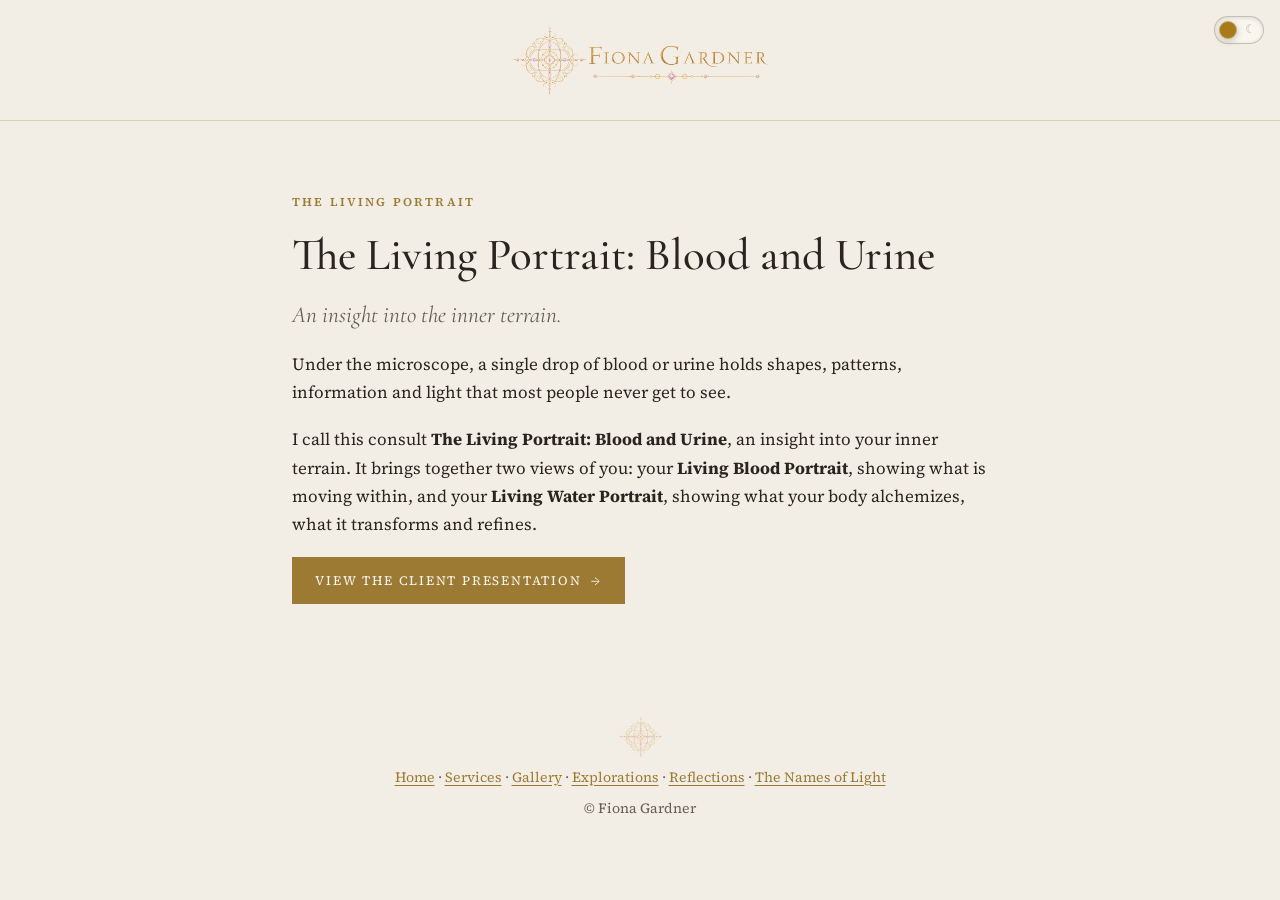
<file: docs/living-portrait.html>
<!doctype html>
<html lang="en">
<head>
  <meta charset="utf-8">
  <meta name="viewport" content="width=device-width, initial-scale=1">
  <meta name="description" content="The Living Portrait: Blood and Urine. Fiona Gardner reads a drop of blood and a drop of urine under the microscope.">
  <meta name="color-scheme" content="light dark">
  <meta property="og:title" content="The Living Portrait · Fiona Gardner">
  <meta property="og:description" content="The Living Portrait: Blood and Urine. An insight into the inner terrain.">
  <meta property="og:image" content="https://fionagardner.org/assets/portrait/drop.jpg">
  <title>The Living Portrait · Fiona Gardner</title>
  <link rel="icon" href="assets/fiona-gardner-symbol.png">
  <link rel="preconnect" href="https://fonts.googleapis.com">
  <link rel="stylesheet" href="https://fonts.googleapis.com/css2?family=Cormorant+Garamond:ital,wght@0,500;0,600;1,500&family=Source+Serif+4:ital,wght@0,400;0,600;1,400&display=swap">
  <link rel="stylesheet" href="site.css?v=20261127g">
  <script src="theme-init.js"></script>
</head>
<body>
  <button class="theme-toggle" type="button" aria-label="Switch to dark theme" aria-pressed="false"><span class="theme-toggle__track" aria-hidden="true"><span class="theme-toggle__sun">✦</span><span class="theme-toggle__moon">☾</span><span class="theme-toggle__knob"></span></span><span class="visually-hidden theme-toggle__label">Switch to dark theme</span></button>
  <header class="page-head">
    <a class="brandmark-frame" href="./"><img class="brandmark" src="assets/fiona-gardner-brandmark.png?v=20261126" alt="Fiona Gardner, home" width="1000" height="270"><span class="gem gem--c" aria-hidden="true"></span><span class="gem gem--l1" aria-hidden="true"></span><span class="gem gem--r1" aria-hidden="true"></span><span class="gem gem--l2" aria-hidden="true"></span><span class="gem gem--r2" aria-hidden="true"></span><span class="gem gem--gold gem--gl1" aria-hidden="true"></span><span class="gem gem--gold gem--gr1" aria-hidden="true"></span><span class="gem gem--gold gem--gold-sm gem--gl2" aria-hidden="true"></span><span class="gem gem--gold gem--gold-sm gem--gr2" aria-hidden="true"></span></a>
  </header>

    <main>
    <section class="shell">
      <p class="eyebrow">The Living Portrait</p>
      <h2>The Living Portrait: Blood and Urine</h2>
      <p class="lede">An insight into the inner terrain.</p>
      <p>Under the microscope, a single drop of blood or urine holds shapes, patterns, information and light that most people never get to see.</p>
      <p>I call this consult <strong>The Living Portrait: Blood and Urine</strong>, an insight into your inner terrain. It brings together two views of you: your <strong>Living Blood Portrait</strong>, showing what is moving within, and your <strong>Living Water Portrait</strong>, showing what your body alchemizes, what it transforms and refines.</p>
      <p><a class="button" href="living-portrait-deck.html">View the client presentation&nbsp; →</a></p>
    </section>
  </main>

  <footer>
    <img src="assets/fiona-gardner-symbol.png" alt="" width="128" height="128">
    <p><a href="./">Home</a> · <a href="services.html">Services</a> · <a href="gallery.html">Gallery</a> · <a href="explorations.html">Explorations</a> · <a href="testimonials.html">Reflections</a> · <a href="names-of-light.html">The&nbsp;Names&nbsp;of&nbsp;Light</a></p>
    <p>© Fiona Gardner</p>
  </footer>
  <script src="theme.js" defer></script>
</body>
</html>
</file>
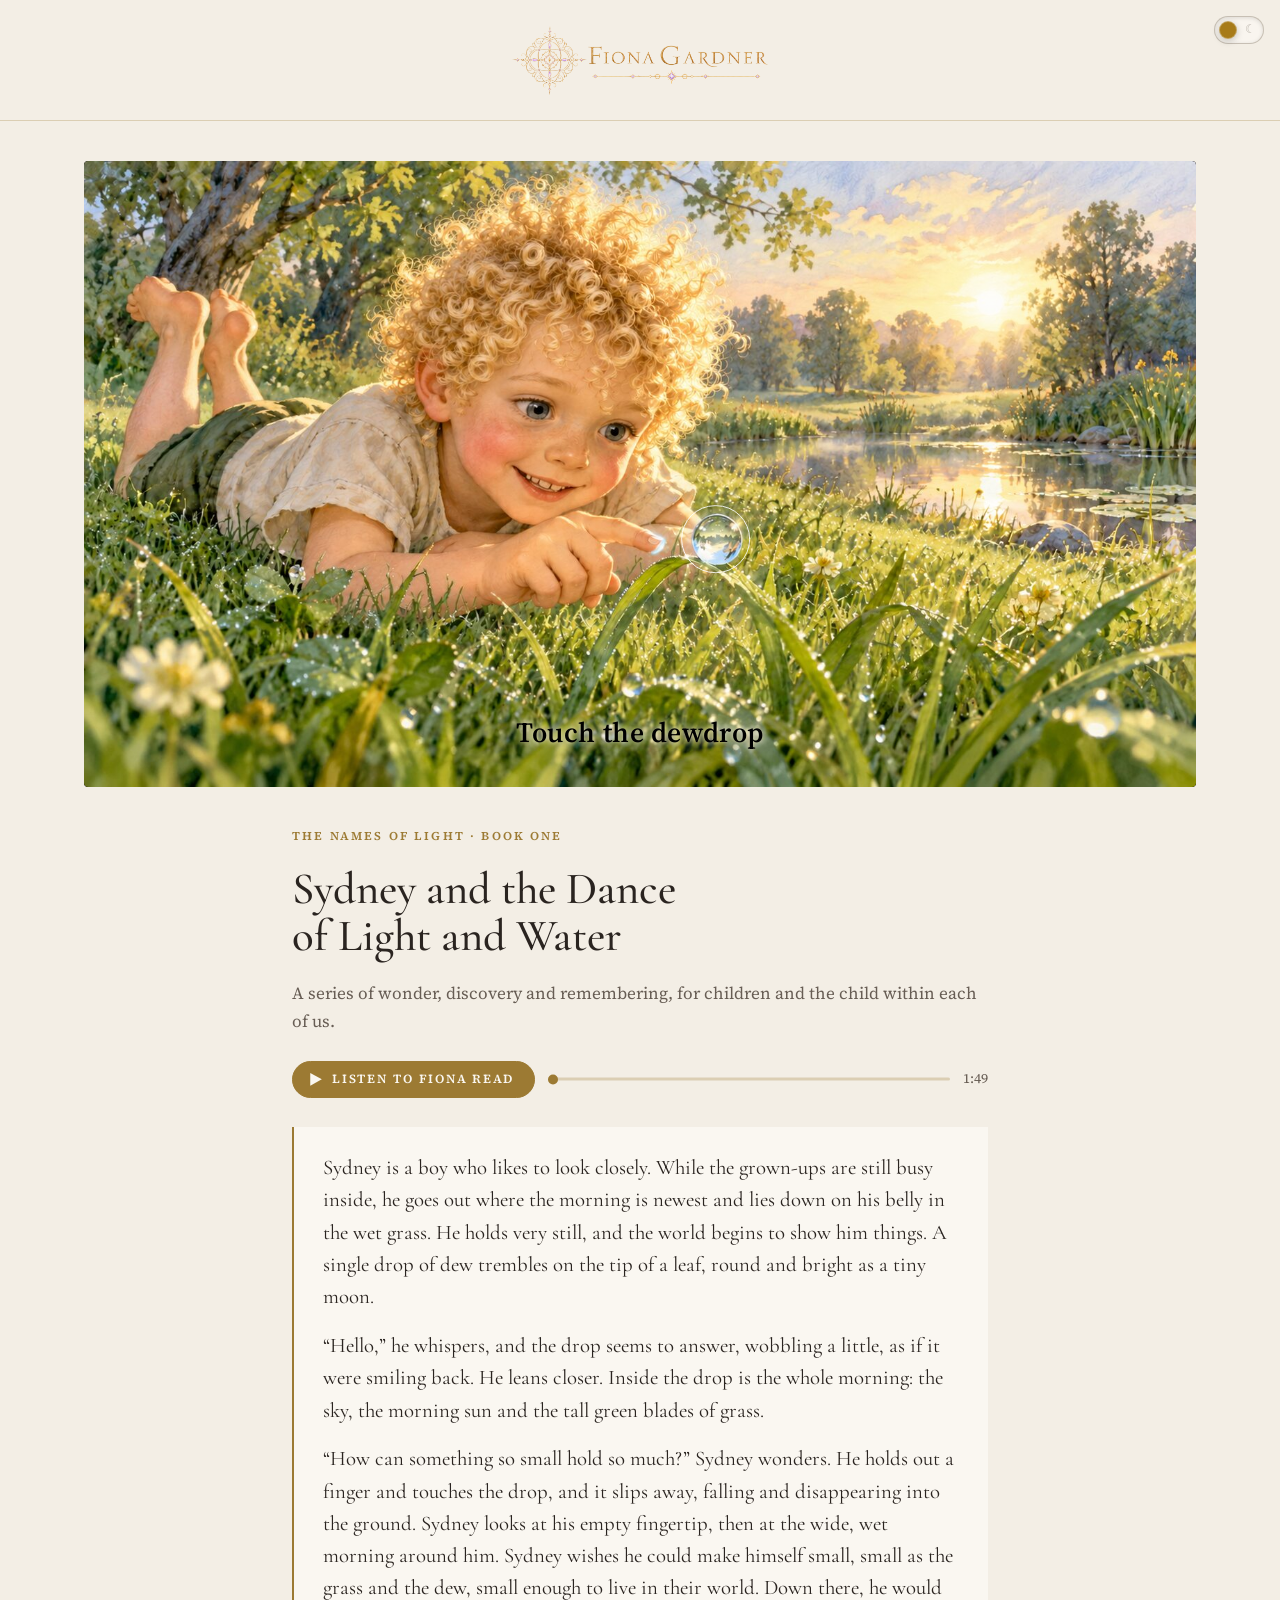
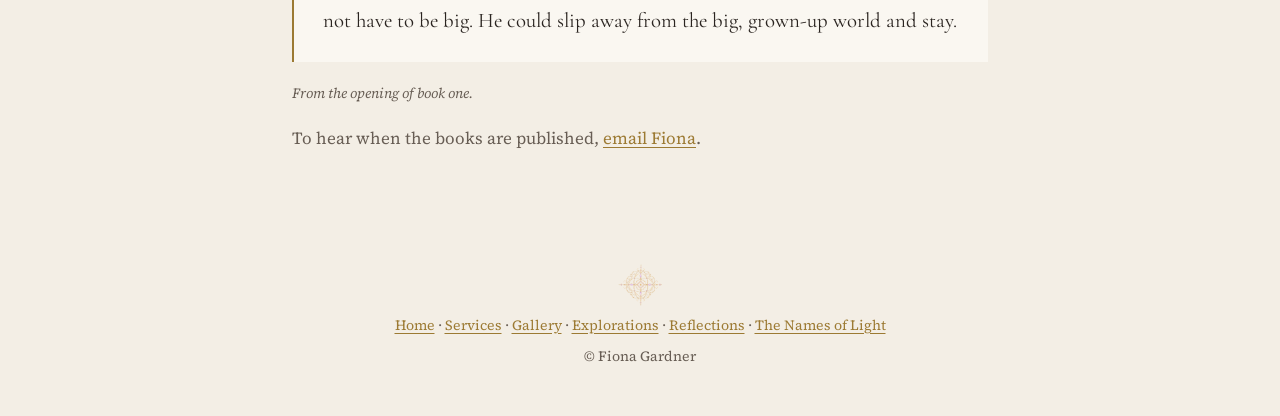
<file: docs/names-of-light.html>
<!doctype html>
<html lang="en">
<head>
  <meta charset="utf-8">
  <meta name="viewport" content="width=device-width, initial-scale=1">
  <meta name="description" content="The Names of Light, a series by Fiona Gardner: the opening of book one, Sydney and the Dance of Light and Water.">
  <meta name="color-scheme" content="light dark">
  <meta property="og:title" content="The Names of Light · Fiona Gardner">
  <meta property="og:description" content="A series of wonder, discovery and remembering.">
  <meta property="og:image" content="https://fionagardner.org/assets/sydney-opening.jpg">
  <title>The Names of Light · Fiona Gardner</title>
  <link rel="icon" href="assets/fiona-gardner-symbol.png">
  <link rel="preconnect" href="https://fonts.googleapis.com">
  <link rel="stylesheet" href="https://fonts.googleapis.com/css2?family=Cormorant+Garamond:ital,wght@0,500;0,600;1,500&family=Source+Serif+4:ital,wght@0,400;0,600;1,400&display=swap">
  <link rel="stylesheet" href="site.css?v=20261127g">
  <script src="theme-init.js"></script>
</head>
<body>
  <button class="theme-toggle" type="button" aria-label="Switch to dark theme" aria-pressed="false"><span class="theme-toggle__track" aria-hidden="true"><span class="theme-toggle__sun">✦</span><span class="theme-toggle__moon">☾</span><span class="theme-toggle__knob"></span></span><span class="visually-hidden theme-toggle__label">Switch to dark theme</span></button>
  <header class="page-head">
    <a class="brandmark-frame" href="./"><img class="brandmark" src="assets/fiona-gardner-brandmark.png?v=20261126" alt="Fiona Gardner, home" width="1000" height="270"><span class="gem gem--c" aria-hidden="true"></span><span class="gem gem--l1" aria-hidden="true"></span><span class="gem gem--r1" aria-hidden="true"></span><span class="gem gem--l2" aria-hidden="true"></span><span class="gem gem--r2" aria-hidden="true"></span><span class="gem gem--gold gem--gl1" aria-hidden="true"></span><span class="gem gem--gold gem--gr1" aria-hidden="true"></span><span class="gem gem--gold gem--gold-sm gem--gl2" aria-hidden="true"></span><span class="gem gem--gold gem--gold-sm gem--gr2" aria-hidden="true"></span></a>
  </header>

  <main>
    <figure class="book-art dew-journey">
      <div class="dew-stage">
        <div class="dew-scene">
          <img class="dew-painting" src="assets/sydney-opening.jpg" alt="A curly-haired boy lies on his belly in dewy grass at sunrise beside a pond, smiling as he points at a single drop of dew on a blade of grass." width="1600" height="900">
          <span class="dew-sun" aria-hidden="true"></span>
          <span class="dew-pond" aria-hidden="true"></span>
          <span class="dew-drop" aria-hidden="true"></span>
          <span class="dew-glints" aria-hidden="true">
          <span class="glint" style="--x:91.00%; --y:90.78%; --d:1.9s; --t:4.0s"></span>
          <span class="glint" style="--x:49.44%; --y:84.56%; --d:3.9s; --t:3.8s"></span>
          <span class="glint" style="--x:29.00%; --y:89.78%; --d:3.2s; --t:4.8s"></span>
          <span class="glint" style="--x:54.00%; --y:84.33%; --d:0.3s; --t:5.3s"></span>
          <span class="glint" style="--x:66.38%; --y:81.11%; --d:0.2s; --t:5.0s"></span>
          <span class="glint" style="--x:57.88%; --y:85.44%; --d:0.4s; --t:3.8s"></span>
          <span class="glint" style="--x:71.50%; --y:92.22%; --d:2.5s; --t:6.4s"></span>
          <span class="glint" style="--x:70.25%; --y:85.33%; --d:0.7s; --t:4.3s"></span>
          <span class="glint" style="--x:84.56%; --y:68.89%; --d:3.8s; --t:6.8s"></span>
          <span class="glint" style="--x:91.50%; --y:85.22%; --d:3.5s; --t:4.9s"></span>
          <span class="glint" style="--x:88.38%; --y:74.56%; --d:5.9s; --t:3.7s"></span>
          <span class="glint" style="--x:25.19%; --y:78.44%; --d:5.2s; --t:4.5s"></span>
          <span class="glint" style="--x:34.12%; --y:80.67%; --d:0.9s; --t:3.9s"></span>
          <span class="glint" style="--x:77.44%; --y:75.67%; --d:1.9s; --t:6.4s"></span>
          <span class="glint" style="--x:65.88%; --y:93.67%; --d:1.1s; --t:5.5s"></span>
          <span class="glint" style="--x:92.88%; --y:69.33%; --d:3.8s; --t:4.8s"></span>
          <span class="glint" style="--x:96.44%; --y:79.44%; --d:3.3s; --t:3.7s"></span>
          <span class="glint" style="--x:13.25%; --y:70.33%; --d:0.4s; --t:4.2s"></span>
          <span class="glint" style="--x:20.75%; --y:76.33%; --d:4.1s; --t:5.0s"></span>
          <span class="glint" style="--x:5.31%; --y:62.11%; --d:1.9s; --t:5.5s"></span>
          </span>
        </div>
        <div class="dew-micro" aria-hidden="true">
          <img src="assets/sydney-dew.jpg" alt="" width="1182" height="665" loading="lazy">
          <p class="dew-caption">Inside the drop is the whole morning.<span>Dew through Fiona’s microscope</span></p>
        </div>
        <button class="dew-touch" type="button" aria-label="Touch the dewdrop" hidden></button>
        <p class="dew-hint" hidden>Touch the dewdrop</p>
        <button class="dew-again" type="button" hidden>Watch again</button>
      </div>
    </figure>

    <section class="shell">
      <p class="eyebrow">The Names of Light · Book one</p>
      <h2>Sydney and the Dance of Light and Water</h2>
      <p class="soft">A series of wonder, discovery and remembering, for children and the child within each of us.</p>
      <div class="listen">
        <audio class="listen-audio" src="assets/sydney-opening-read.m4a" preload="metadata" controls></audio>
        <button class="listen-play" type="button" aria-pressed="false" hidden><span class="listen-icon" aria-hidden="true"></span><span class="listen-label">Listen to Fiona read</span></button>
        <div class="listen-track" hidden>
          <div class="listen-bar" role="slider" tabindex="0" aria-label="Position in the reading" aria-valuemin="0" aria-valuemax="109" aria-valuenow="0"><span></span></div>
          <span class="listen-time">1:49</span>
        </div>
      </div>
      <blockquote class="sample">
        <p>Sydney is a boy who likes to look closely. While the grown-ups are still busy inside, he goes out where the morning is newest and lies down on his belly in the wet grass. He holds very still, and the world begins to show him things. A single drop of dew trembles on the tip of a leaf, round and bright as a tiny moon.</p>
        <p>“Hello,” he whispers, and the drop seems to answer, wobbling a little, as if it were smiling back. He leans closer. Inside the drop is the whole morning: the sky, the morning sun and the tall green blades of grass.</p>
        <p>“How can something so small hold so much?” Sydney wonders. He holds out a finger and touches the drop, and it slips away, falling and disappearing into the ground. Sydney looks at his empty fingertip, then at the wide, wet morning around him. Sydney wishes he could make himself small, small as the grass and the dew, small enough to live in their world. Down there, he would not have to be big. He could slip away from the big, grown-up world and stay.</p>
      </blockquote>
      <p class="soft note">From the opening of book one.</p>
      <p class="soft">To hear when the books are published, <a href="mailto:fionagardner1111@gmail.com?subject=The%20Names%20of%20Light">email Fiona</a>.</p>
    </section>

  </main>

  <footer>
    <img src="assets/fiona-gardner-symbol.png" alt="" width="128" height="128">
    <p><a href="./">Home</a> · <a href="services.html">Services</a> · <a href="gallery.html">Gallery</a> · <a href="explorations.html">Explorations</a> · <a href="testimonials.html">Reflections</a> · <a href="names-of-light.html">The&nbsp;Names&nbsp;of&nbsp;Light</a></p>
    <p>© Fiona Gardner</p>
  </footer>
  <script>
    // The painting: when the reader touches the dewdrop at Sydney's fingertip, the view glides into it,
    // as if becoming small like him, and the drop opens into real dew under Fiona's microscope.
    // It rests there with the caption.
    // Without script, or for visitors who ask for less motion, the painting simply stays still.
    (() => {
      const fig = document.querySelector('.dew-journey');
      if (!fig || matchMedia('(prefers-reduced-motion: reduce)').matches) return;
      fig.classList.add('is-journey');
      const stage = fig.querySelector('.dew-stage');
      const scene = fig.querySelector('.dew-scene');
      const micro = fig.querySelector('.dew-micro');
      const again = fig.querySelector('.dew-again');
      const DROP_X = 909 / 1600, DROP_Y = 543 / 900, DROP_R = 36 / 1600; // the dewdrop in the painting
      const TRAVEL = 8000; // milliseconds for the journey into the drop
      const clamp = (v) => Math.min(1, Math.max(0, v));
      const smooth = (v) => v * v * (3 - 2 * v);
      let p = 0;
      const draw = () => {
        const sw = stage.clientWidth, sh = stage.clientHeight;
        const w = scene.offsetWidth, h = scene.offsetHeight;
        const dx = scene.offsetLeft + DROP_X * w, dy = scene.offsetTop + DROP_Y * h, r0 = DROP_R * w;
        const z = smooth(clamp(p / 0.82));
        const s = Math.pow(Math.hypot(sw, sh) * 0.55 / r0, z);
        const tx = (sw / 2 - dx) * z, ty = (sh / 2 - dy) * z;
        scene.style.transform = `translate(${tx}px, ${ty}px) scale(${s})`;
        stage.style.setProperty('--cx', `${dx + tx}px`);
        stage.style.setProperty('--cy', `${dy + ty}px`);
        micro.style.setProperty('--r', `${r0 * s}px`);
        micro.style.opacity = clamp((z - 0.06) / 0.22);
        // The round of dew fills the drop as it grows, until the whole round fits; then the drop opens wider into the dark.
        micro.style.setProperty('--img-w', `${Math.min(Math.min(sw, sh * 1182 / 665), (2 * r0 * s) / 0.58)}px`);
        fig.style.setProperty('--caption', clamp((p - 0.84) / 0.12));
      };
      const play = () => {
        let start = null;
        const step = (now) => {
          start ??= now;
          p = clamp((now - start) / TRAVEL);
          draw();
          if (p < 1) requestAnimationFrame(step); else again.hidden = false;
        };
        requestAnimationFrame(step);
      };
      // The journey begins when the reader touches the dewdrop, as Sydney does; "Watch again" returns to the painting.
      const touch = fig.querySelector('.dew-touch'), hint = fig.querySelector('.dew-hint');
      touch.hidden = hint.hidden = false;
      touch.addEventListener('click', () => { touch.hidden = true; fig.classList.add('is-travelling'); setTimeout(play, 500); });
      again.addEventListener('click', () => { again.hidden = true; p = 0; draw(); fig.classList.remove('is-travelling'); touch.hidden = false; });
      addEventListener('resize', draw);
      draw();
    })();
  </script>
  <script>
    // Fiona reading the opening: a gold play/pause button, a thin bar that shows (and can set) the place
    // in the reading, and the time left. Nothing plays until the reader presses play.
    // Without script, the browser's own audio player shows instead.
    (() => {
      const box = document.querySelector('.listen');
      if (!box) return;
      const audio = box.querySelector('.listen-audio');
      const play = box.querySelector('.listen-play');
      const label = box.querySelector('.listen-label');
      const track = box.querySelector('.listen-track');
      const bar = box.querySelector('.listen-bar');
      const time = box.querySelector('.listen-time');
      audio.controls = false; audio.hidden = true; play.hidden = false; track.hidden = false;
      const clock = (t) => `${Math.floor(t / 60)}:${String(Math.floor(t % 60)).padStart(2, '0')}`;
      const show = () => {
        const d = audio.duration || 109, t = audio.currentTime;
        bar.style.setProperty('--done', `${(t / d) * 100}%`);
        bar.setAttribute('aria-valuenow', Math.round(t)); bar.setAttribute('aria-valuemax', Math.round(d));
        bar.setAttribute('aria-valuetext', `${clock(t)} of ${clock(d)}`);
        time.textContent = t > 0 ? `${clock(t)} / ${clock(d)}` : clock(d);
      };
      const state = () => {
        const on = !audio.paused;
        box.classList.toggle('is-playing', on);
        play.setAttribute('aria-pressed', on);
        label.textContent = on ? 'Pause' : (audio.currentTime > 0 && !audio.ended ? 'Continue listening' : 'Listen to Fiona read');
      };
      play.addEventListener('click', () => { if (audio.paused) audio.play(); else audio.pause(); });
      ['play', 'pause', 'ended'].forEach((e) => audio.addEventListener(e, state));
      audio.addEventListener('ended', () => { audio.currentTime = 0; show(); state(); });
      ['timeupdate', 'loadedmetadata', 'durationchange'].forEach((e) => audio.addEventListener(e, show));
      const seek = (x) => { const r = bar.getBoundingClientRect(); audio.currentTime = Math.min(1, Math.max(0, (x - r.left) / r.width)) * (audio.duration || 109); show(); };
      bar.addEventListener('pointerdown', (e) => { seek(e.clientX); bar.setPointerCapture(e.pointerId); });
      bar.addEventListener('pointermove', (e) => { if (bar.hasPointerCapture(e.pointerId)) seek(e.clientX); });
      bar.addEventListener('keydown', (e) => {
        const step = { ArrowRight: 5, ArrowUp: 5, ArrowLeft: -5, ArrowDown: -5 }[e.key];
        if (step) { e.preventDefault(); audio.currentTime = Math.max(0, audio.currentTime + step); show(); }
      });
      show();
    })();
  </script>
  <script src="theme.js" defer></script>
</body>
</html>
</file>
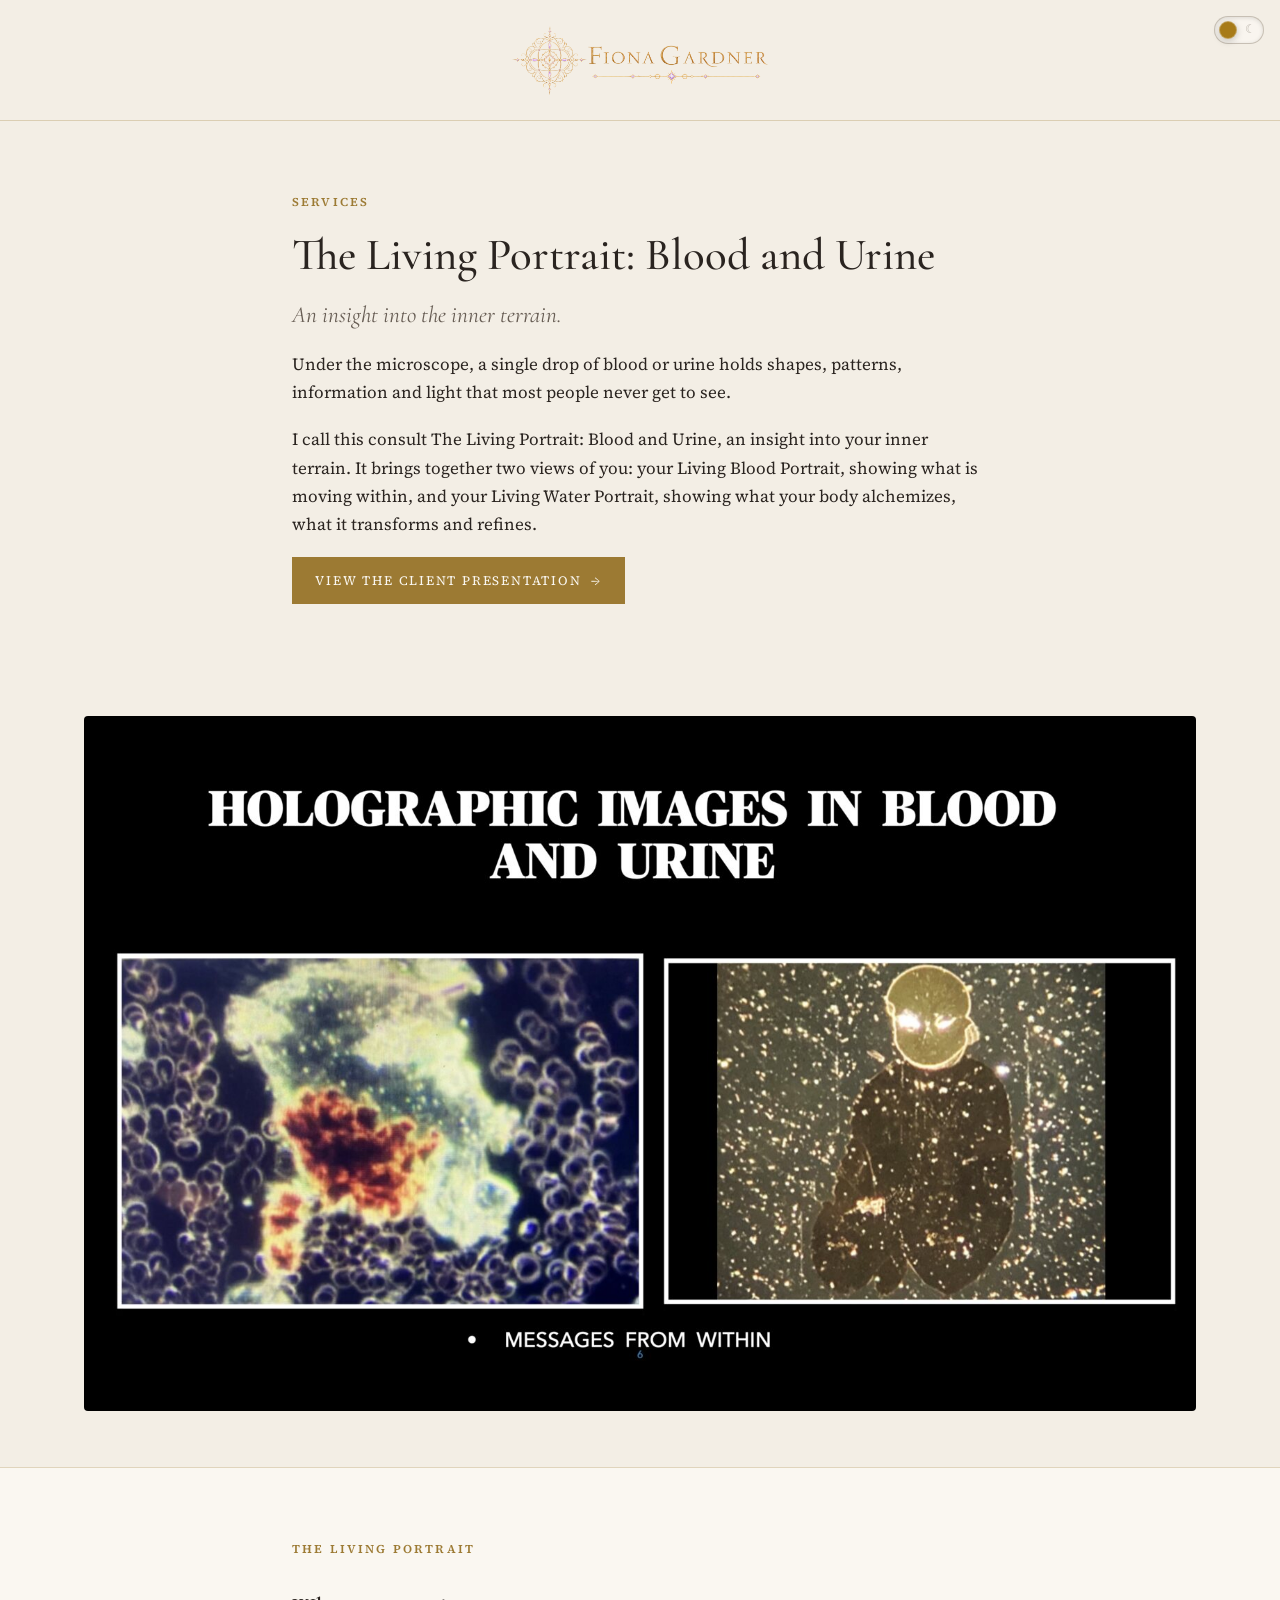
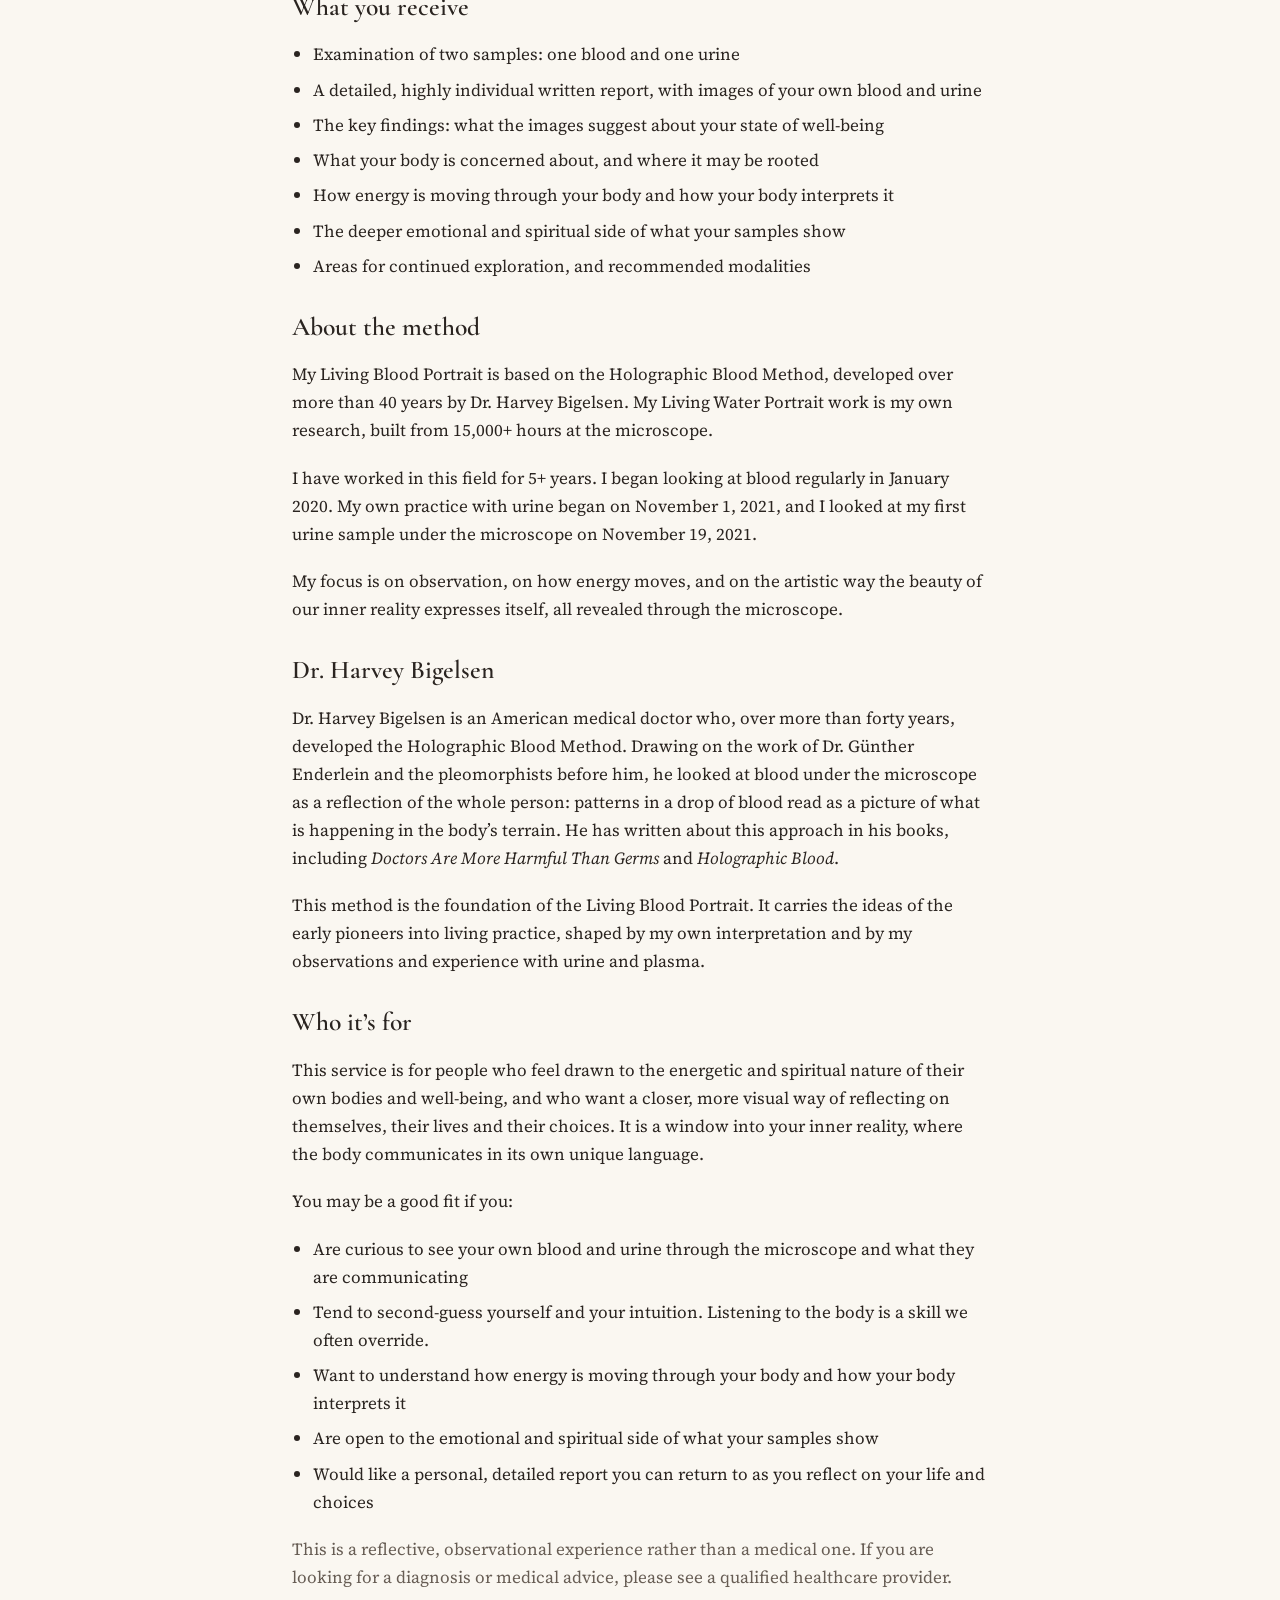
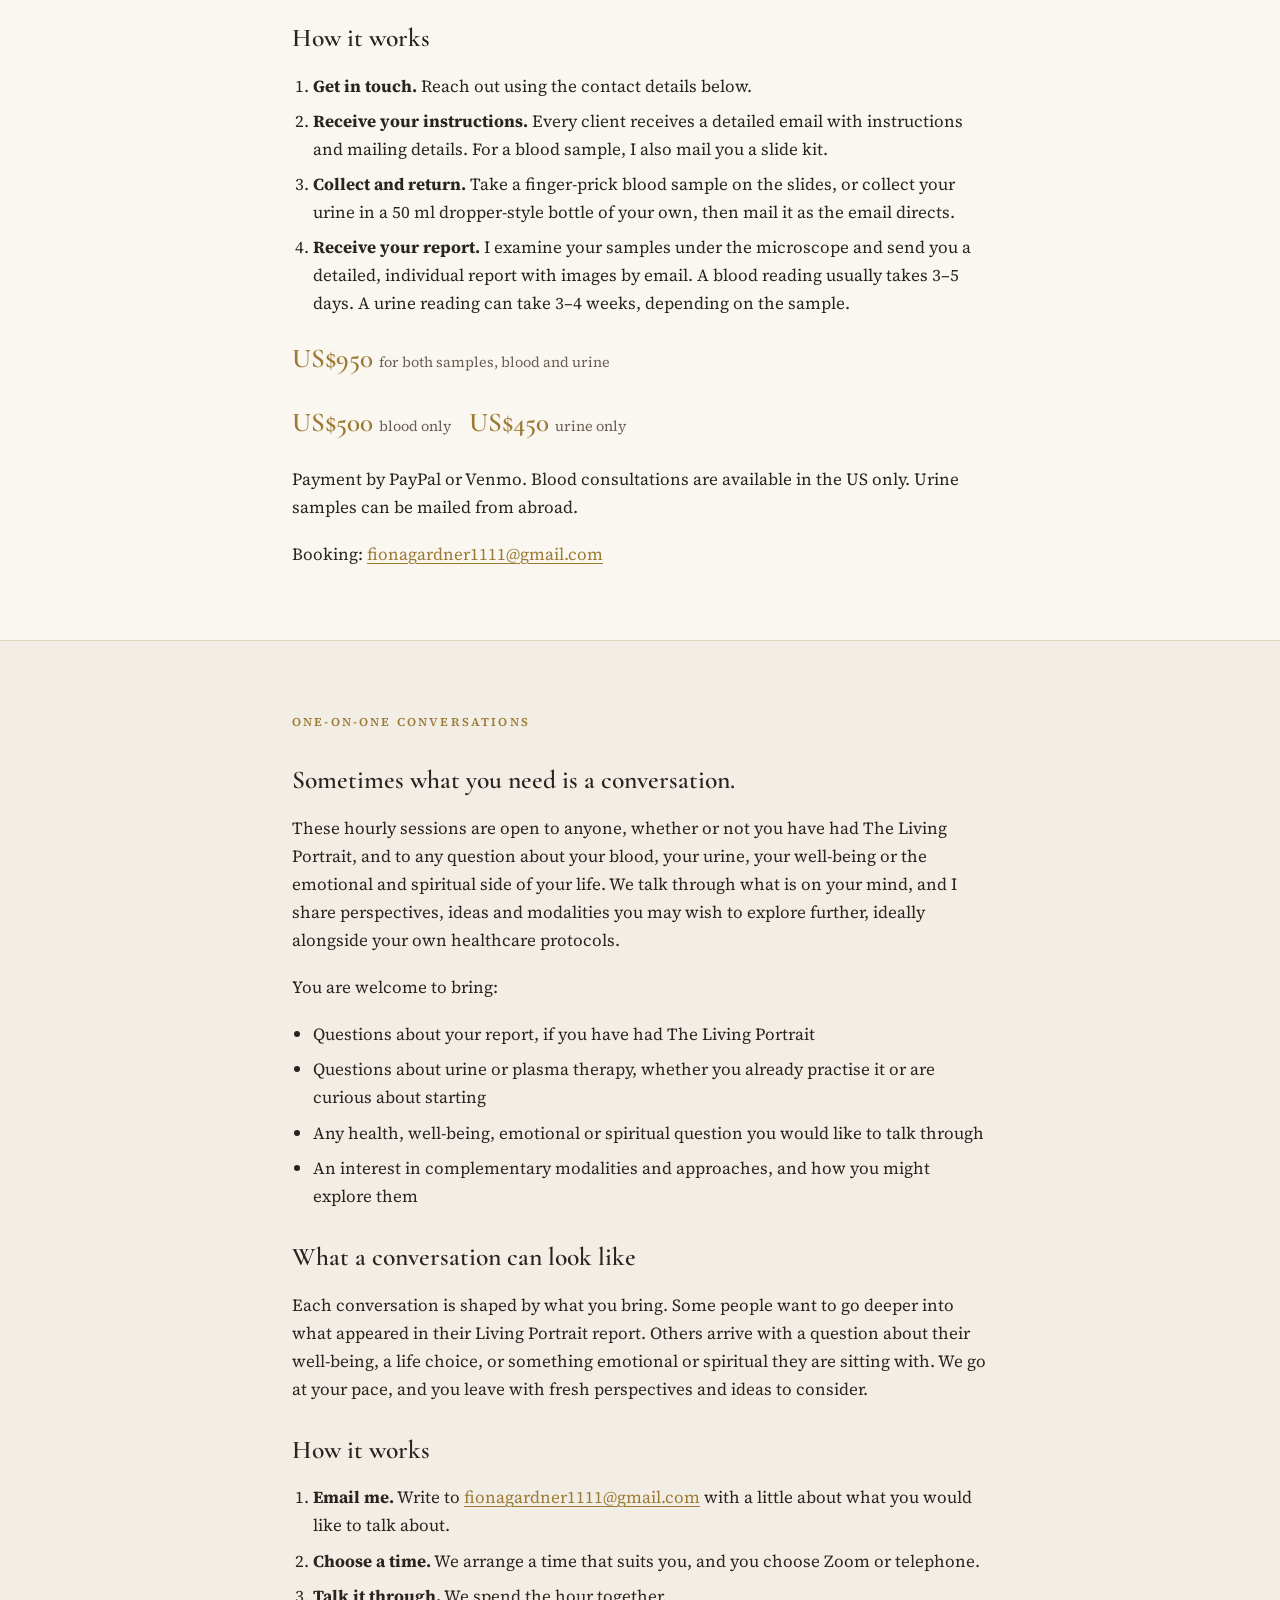
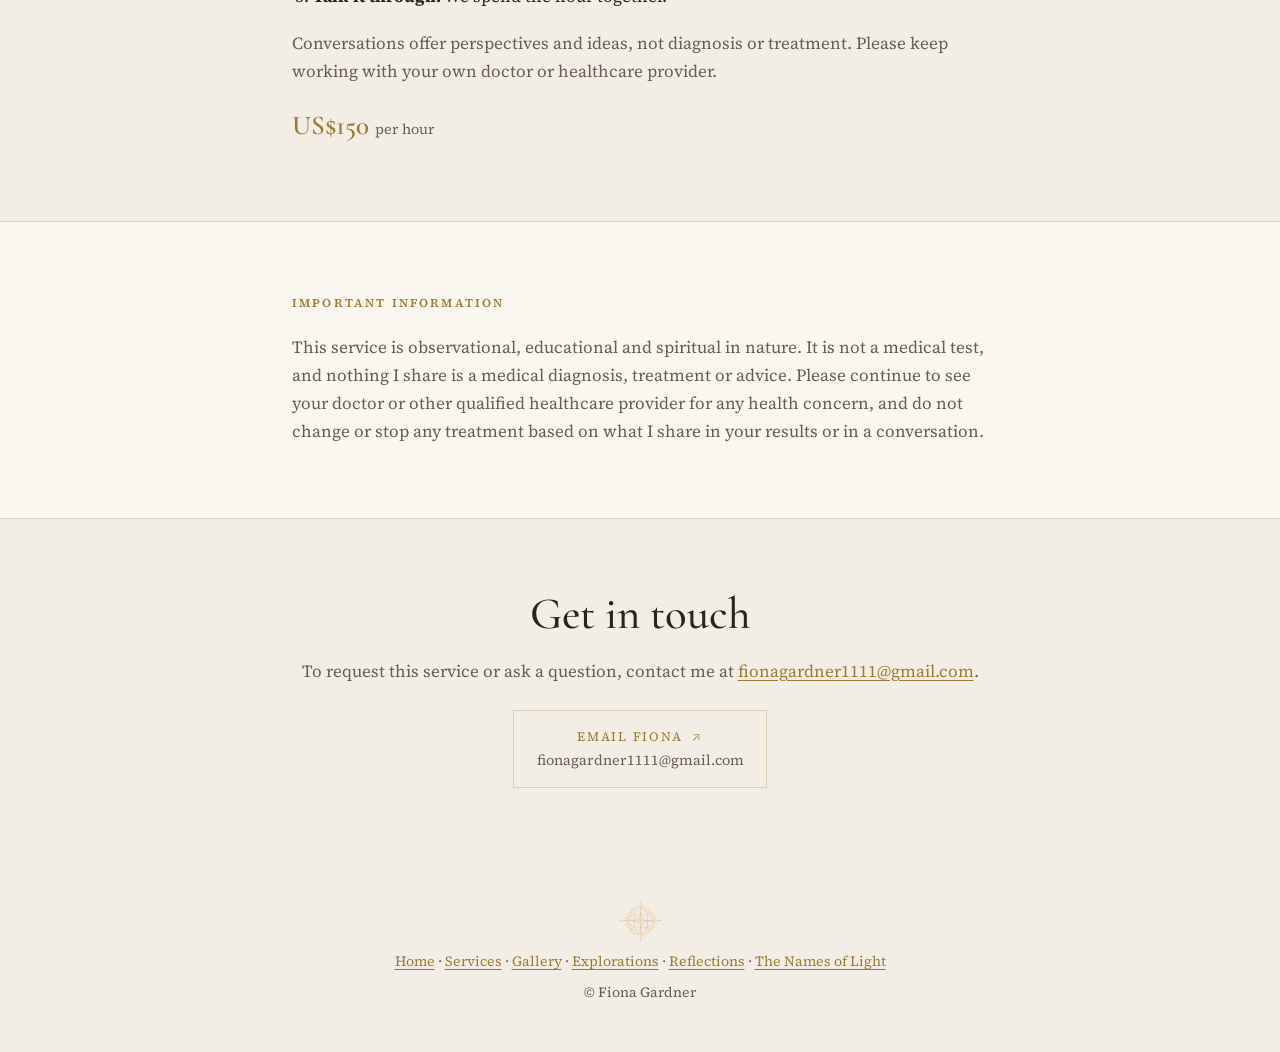
<file: docs/services.html>
<!doctype html>
<html lang="en">
<head>
  <meta charset="utf-8">
  <meta name="viewport" content="width=device-width, initial-scale=1">
  <meta name="description" content="The Living Portrait: Blood and Urine, and one-on-one conversations with Fiona Gardner.">
  <meta name="color-scheme" content="light dark">
  <meta property="og:title" content="Services · Fiona Gardner">
  <meta property="og:description" content="The Living Portrait: Blood and Urine. An insight into the inner terrain.">
  <meta property="og:image" content="https://fionagardner.org/assets/services/blood-consultation.jpg">
  <title>Services · Fiona Gardner</title>
  <link rel="icon" href="assets/fiona-gardner-symbol.png">
  <link rel="preconnect" href="https://fonts.googleapis.com">
  <link rel="stylesheet" href="https://fonts.googleapis.com/css2?family=Cormorant+Garamond:ital,wght@0,500;0,600;1,500&family=Source+Serif+4:ital,wght@0,400;0,600;1,400&display=swap">
  <link rel="stylesheet" href="site.css?v=20261127g">
  <script src="theme-init.js"></script>
</head>
<body>
  <button class="theme-toggle" type="button" aria-label="Switch to dark theme" aria-pressed="false"><span class="theme-toggle__track" aria-hidden="true"><span class="theme-toggle__sun">✦</span><span class="theme-toggle__moon">☾</span><span class="theme-toggle__knob"></span></span><span class="visually-hidden theme-toggle__label">Switch to dark theme</span></button>
  <header class="page-head">
    <a class="brandmark-frame" href="./"><img class="brandmark" src="assets/fiona-gardner-brandmark.png?v=20261126" alt="Fiona Gardner, home" width="1000" height="270"><span class="gem gem--c" aria-hidden="true"></span><span class="gem gem--l1" aria-hidden="true"></span><span class="gem gem--r1" aria-hidden="true"></span><span class="gem gem--l2" aria-hidden="true"></span><span class="gem gem--r2" aria-hidden="true"></span><span class="gem gem--gold gem--gl1" aria-hidden="true"></span><span class="gem gem--gold gem--gr1" aria-hidden="true"></span><span class="gem gem--gold gem--gold-sm gem--gl2" aria-hidden="true"></span><span class="gem gem--gold gem--gold-sm gem--gr2" aria-hidden="true"></span></a>
  </header>

  <main>
    <section class="shell">
      <p class="eyebrow">Services</p>
      <h2>The Living Portrait: Blood and Urine</h2>
      <p class="lede">An insight into the inner terrain.</p>
      <p>Under the microscope, a single drop of blood or urine holds shapes, patterns, information and light that most people never get to see.</p>
      <p>I call this consult The Living Portrait: Blood and Urine, an insight into your inner terrain. It brings together two views of you: your Living Blood Portrait, showing what is moving within, and your Living Water Portrait, showing what your body alchemizes, what it transforms and refines.</p>
      <p><a class="button" href="living-portrait-deck.html">View the client presentation&nbsp; →</a></p>
    </section>

    <figure class="book-art service-art">
      <img src="assets/services/blood-consultation.jpg" alt="Holographic images in blood and urine: a blood sample and a urine sample under the microscope, from a slide by Fiona Gardner" width="1600" height="1000">
    </figure>

    <section class="paper">
      <div class="shell">
        <p class="eyebrow">The Living Portrait</p>
        <h3>What you receive</h3>
        <ul>
          <li>Examination of two samples: one blood and one urine</li>
          <li>A detailed, highly individual written report, with images of your own blood and urine</li>
          <li>The key findings: what the images suggest about your state of well-being</li>
          <li>What your body is concerned about, and where it may be rooted</li>
          <li>How energy is moving through your body and how your body interprets it</li>
          <li>The deeper emotional and spiritual side of what your samples show</li>
          <li>Areas for continued exploration, and recommended modalities</li>
        </ul>

        <h3>About the method</h3>
        <p>My Living Blood Portrait is based on the Holographic Blood Method, developed over more than 40 years by Dr. Harvey Bigelsen. My Living Water Portrait work is my own research, built from 15,000+ hours at the microscope.</p>
        <p>I have worked in this field for 5+ years. I began looking at blood regularly in January 2020. My own practice with urine began on November 1, 2021, and I looked at my first urine sample under the microscope on November 19, 2021.</p>
        <p>My focus is on observation, on how energy moves, and on the artistic way the beauty of our inner reality expresses itself, all revealed through the microscope.</p>

        <h3>Dr. Harvey Bigelsen</h3>
        <p>Dr. Harvey Bigelsen is an American medical doctor who, over more than forty years, developed the Holographic Blood Method. Drawing on the work of Dr. Günther Enderlein and the pleomorphists before him, he looked at blood under the microscope as a reflection of the whole person: patterns in a drop of blood read as a picture of what is happening in the body’s terrain. He has written about this approach in his books, including <em>Doctors Are More Harmful Than Germs</em> and <em>Holographic Blood</em>.</p>
        <p>This method is the foundation of the Living Blood Portrait. It carries the ideas of the early pioneers into living practice, shaped by my own interpretation and by my observations and experience with urine and plasma.</p>

        <h3>Who it’s for</h3>
        <p>This service is for people who feel drawn to the energetic and spiritual nature of their own bodies and well-being, and who want a closer, more visual way of reflecting on themselves, their lives and their choices. It is a window into your inner reality, where the body communicates in its own unique language.</p>
        <p>You may be a good fit if you:</p>
        <ul>
          <li>Are curious to see your own blood and urine through the microscope and what they are communicating</li>
          <li>Tend to second-guess yourself and your intuition. Listening to the body is a skill we often override.</li>
          <li>Want to understand how energy is moving through your body and how your body interprets it</li>
          <li>Are open to the emotional and spiritual side of what your samples show</li>
          <li>Would like a personal, detailed report you can return to as you reflect on your life and choices</li>
        </ul>
        <p class="soft">This is a reflective, observational experience rather than a medical one. If you are looking for a diagnosis or medical advice, please see a qualified healthcare provider.</p>

        <h3>How it works</h3>
        <ol>
          <li><strong>Get in touch.</strong> Reach out using the contact details below.</li>
          <li><strong>Receive your instructions.</strong> Every client receives a detailed email with instructions and mailing details. For a blood sample, I also mail you a slide kit.</li>
          <li><strong>Collect and return.</strong> Take a finger-prick blood sample on the slides, or collect your urine in a 50 ml dropper-style bottle of your own, then mail it as the email directs.</li>
          <li><strong>Receive your report.</strong> I examine your samples under the microscope and send you a detailed, individual report with images by email. A blood reading usually takes 3–5 days. A urine reading can take 3–4 weeks, depending on the sample.</li>
        </ol>

        <p class="price">US$950 <span>for both samples, blood and urine</span></p>
        <p class="price">US$500 <span>blood only</span> &nbsp; US$450 <span>urine only</span></p>
        <p>Payment by PayPal or Venmo. Blood consultations are available in the US only. Urine samples can be mailed from abroad.</p>
        <p>Booking: <a href="mailto:fionagardner1111@gmail.com">fionagardner1111@gmail.com</a></p>
      </div>
    </section>

    <section class="shell">
      <p class="eyebrow">One-on-one conversations</p>
      <h3>Sometimes what you need is a conversation.</h3>
      <p>These hourly sessions are open to anyone, whether or not you have had The Living Portrait, and to any question about your blood, your urine, your well-being or the emotional and spiritual side of your life. We talk through what is on your mind, and I share perspectives, ideas and modalities you may wish to explore further, ideally alongside your own healthcare protocols.</p>
      <p>You are welcome to bring:</p>
      <ul>
        <li>Questions about your report, if you have had The Living Portrait</li>
        <li>Questions about urine or plasma therapy, whether you already practise it or are curious about starting</li>
        <li>Any health, well-being, emotional or spiritual question you would like to talk through</li>
        <li>An interest in complementary modalities and approaches, and how you might explore them</li>
      </ul>

      <h3>What a conversation can look like</h3>
      <p>Each conversation is shaped by what you bring. Some people want to go deeper into what appeared in their Living Portrait report. Others arrive with a question about their well-being, a life choice, or something emotional or spiritual they are sitting with. We go at your pace, and you leave with fresh perspectives and ideas to consider.</p>

      <h3>How it works</h3>
      <ol>
        <li><strong>Email me.</strong> Write to <a href="mailto:fionagardner1111@gmail.com">fionagardner1111@gmail.com</a> with a little about what you would like to talk about.</li>
        <li><strong>Choose a time.</strong> We arrange a time that suits you, and you choose Zoom or telephone.</li>
        <li><strong>Talk it through.</strong> We spend the hour together.</li>
      </ol>
      <p class="soft">Conversations offer perspectives and ideas, not diagnosis or treatment. Please keep working with your own doctor or healthcare provider.</p>

      <p class="price">US$150 <span>per hour</span></p>
    </section>

    <section class="paper">
      <div class="shell">
        <p class="eyebrow">Important information</p>
        <p class="soft">This service is observational, educational and spiritual in nature. It is not a medical test, and nothing I share is a medical diagnosis, treatment or advice. Please continue to see your doctor or other qualified healthcare provider for any health concern, and do not change or stop any treatment based on what I share in your results or in a conversation.</p>
      </div>
    </section>

    <section class="shell follow">
      <h2>Get in touch</h2>
      <p class="soft">To request this service or ask a question, contact me at <a href="mailto:fionagardner1111@gmail.com">fionagardner1111@gmail.com</a>.</p>
      <div class="follow-links">
        <a href="mailto:fionagardner1111@gmail.com">Email Fiona&nbsp; ↗<span>fionagardner1111@gmail.com</span></a>
      </div>
    </section>
  </main>

  <footer>
    <img src="assets/fiona-gardner-symbol.png" alt="" width="128" height="128">
    <p><a href="./">Home</a> · <a href="services.html">Services</a> · <a href="gallery.html">Gallery</a> · <a href="explorations.html">Explorations</a> · <a href="testimonials.html">Reflections</a> · <a href="names-of-light.html">The&nbsp;Names&nbsp;of&nbsp;Light</a></p>
    <p>© Fiona Gardner</p>
  </footer>
  <script src="theme.js" defer></script>
</body>
</html>
</file>
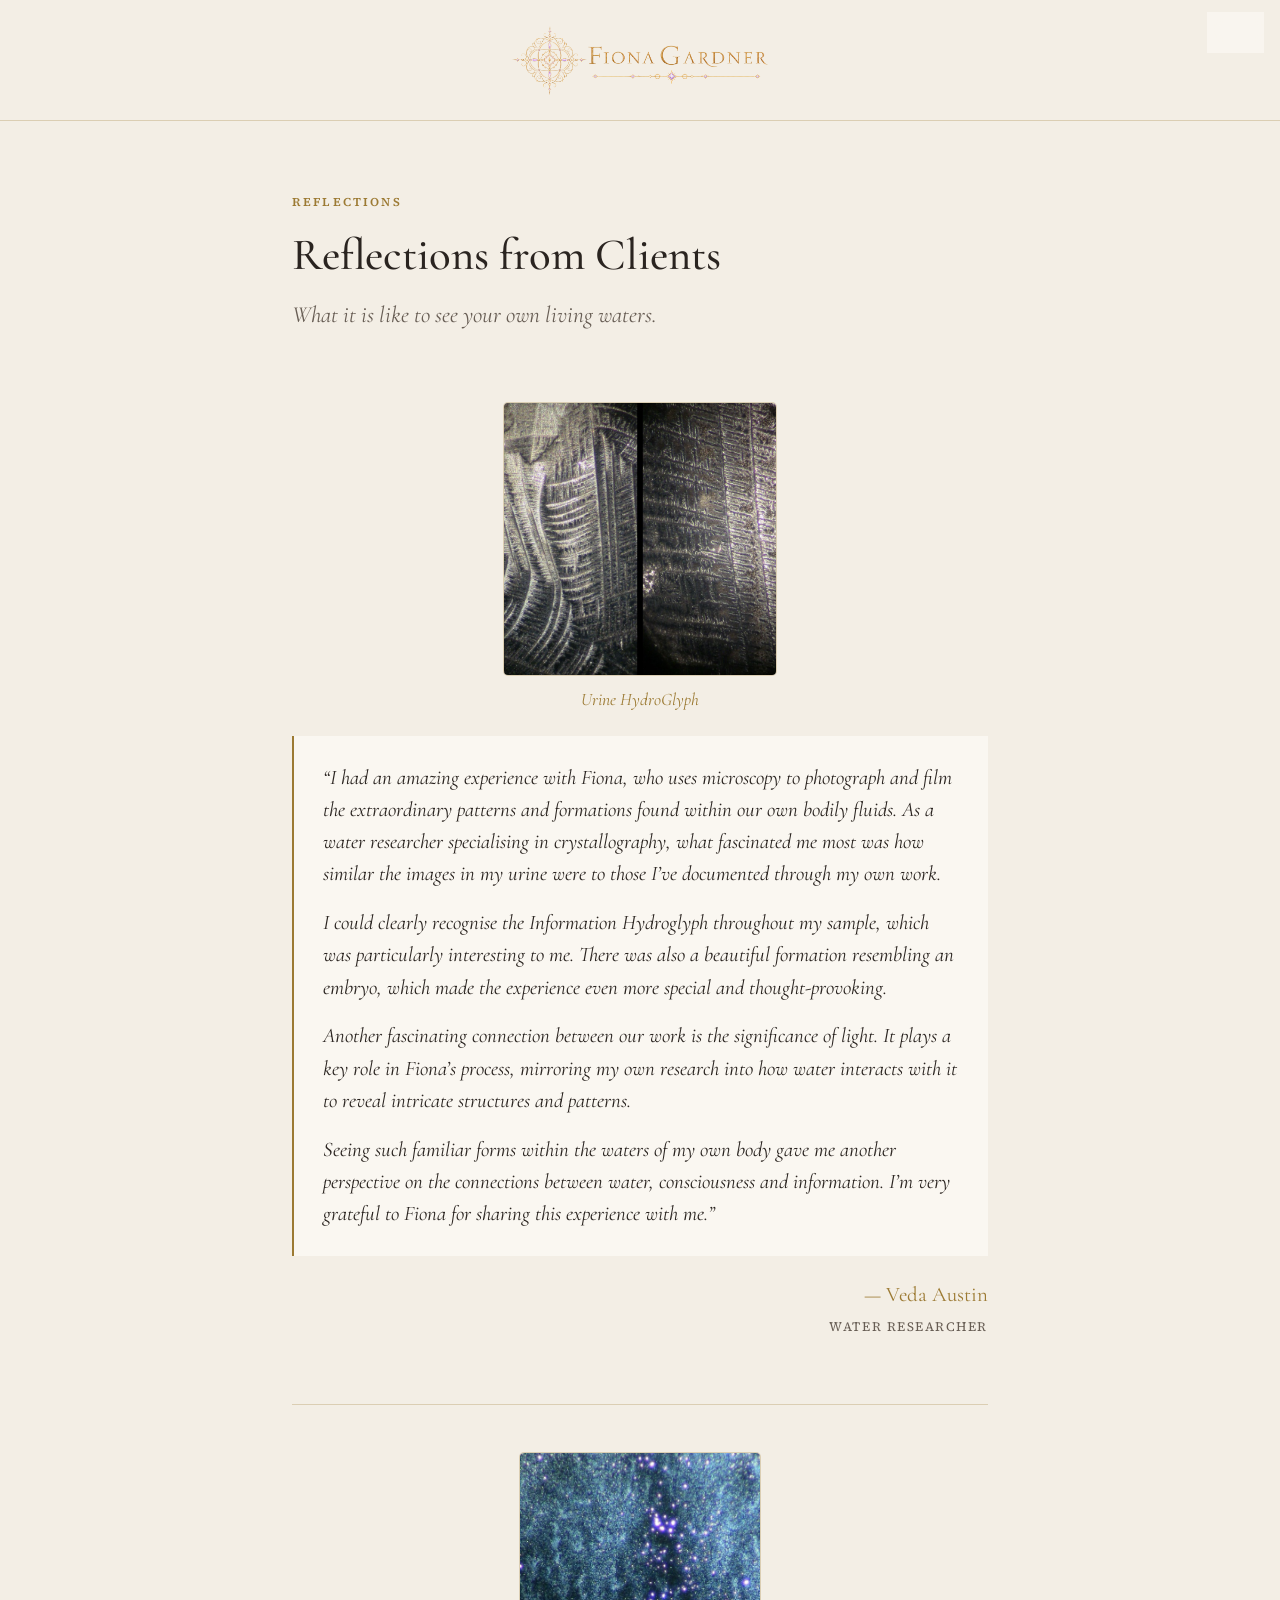
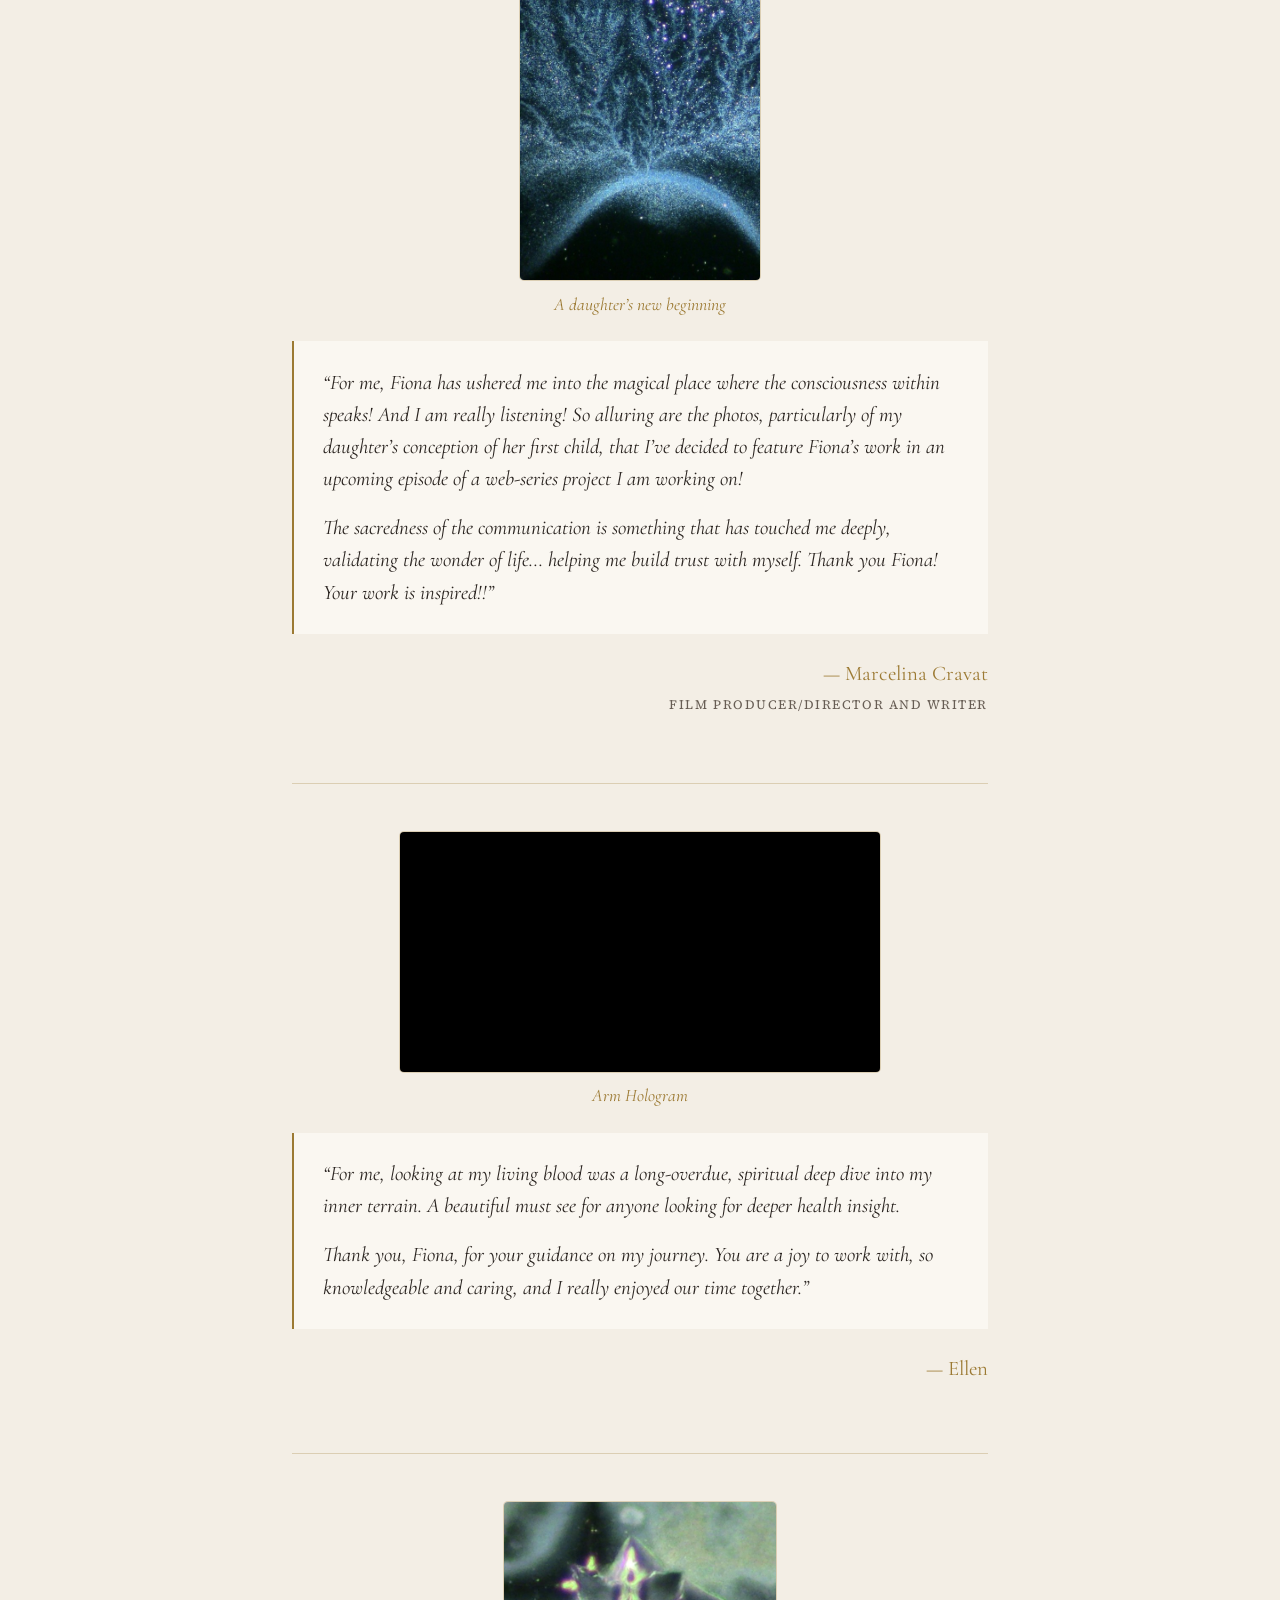
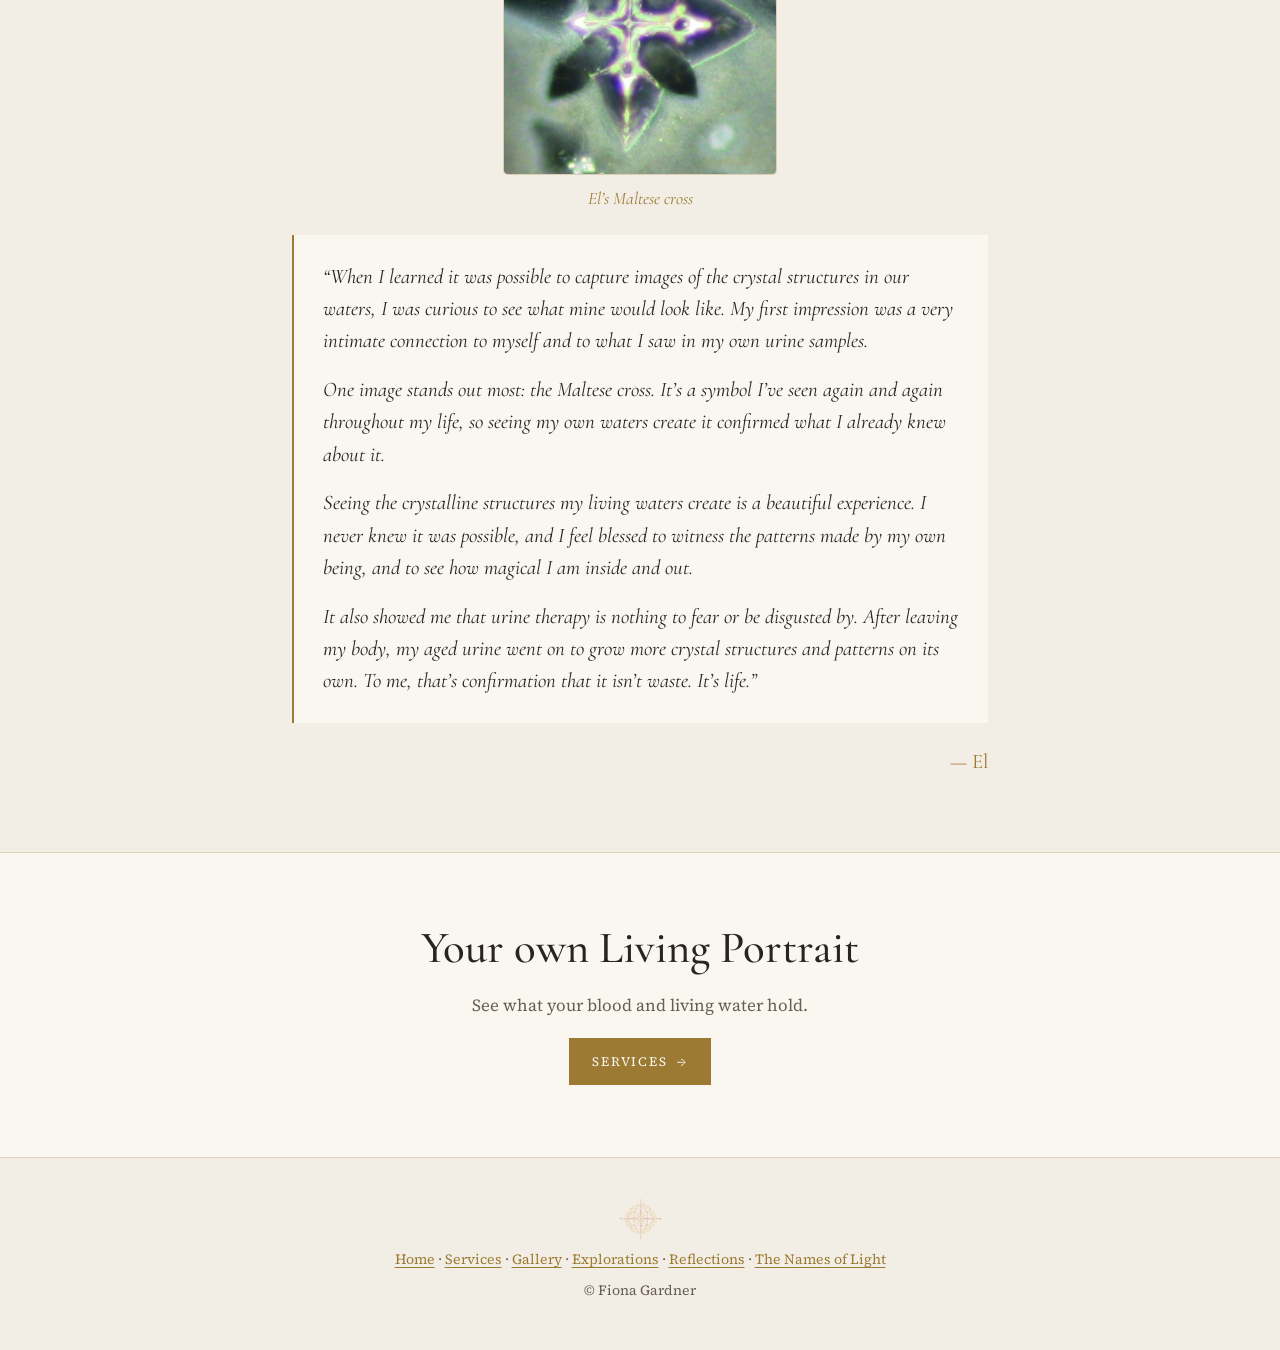
<file: docs/testimonials.html>
<!DOCTYPE html>
<html lang="en">
<head>
  <meta charset="utf-8">
  <meta name="viewport" content="width=device-width, initial-scale=1">
  <meta name="description" content="Reflections from Fiona Gardner's clients on seeing their own blood and living water through the microscope.">
  <meta name="color-scheme" content="light dark">
  <meta property="og:title" content="Reflections from Clients · Fiona Gardner">
  <meta property="og:description" content="Clients on seeing their own blood and living water through the microscope.">
  <meta property="og:image" content="https://fionagardner.org/assets/testimonials/el-maltese-cross.jpg">
  <title>Reflections from Clients · Fiona Gardner</title>
  <link rel="icon" href="assets/fiona-gardner-symbol.png">
  <link rel="preconnect" href="https://fonts.googleapis.com">
  <link rel="stylesheet" href="https://fonts.googleapis.com/css2?family=Cormorant+Garamond:ital,wght@0,500;0,600;1,500&amp;family=Source+Serif+4:ital,wght@0,400;0,600;1,400&amp;display=swap">
  <link rel="stylesheet" href="site.css?v=20261127g">
  <script src="theme-init.js"></script>
</head>
<body>
  <button class="theme-toggle" type="button" aria-label="Switch to light theme" aria-pressed="true" title="Switch to light theme"><span class="theme-toggle__track" aria-hidden="true"><span class="theme-toggle__sun">✦</span><span class="theme-toggle__moon">☾</span><span class="theme-toggle__knob"></span></span><span class="visually-hidden theme-toggle__label">Switch to light theme</span></button>
  <header class="page-head">
    <a class="brandmark-frame" href="./"><img class="brandmark" src="assets/fiona-gardner-brandmark.png?v=20261126" alt="Fiona Gardner, home" width="1000" height="270"><span class="gem gem--c" aria-hidden="true"></span><span class="gem gem--l1" aria-hidden="true"></span><span class="gem gem--r1" aria-hidden="true"></span><span class="gem gem--l2" aria-hidden="true"></span><span class="gem gem--r2" aria-hidden="true"></span><span class="gem gem--gold gem--gl1" aria-hidden="true"></span><span class="gem gem--gold gem--gr1" aria-hidden="true"></span><span class="gem gem--gold gem--gold-sm gem--gl2" aria-hidden="true"></span><span class="gem gem--gold gem--gold-sm gem--gr2" aria-hidden="true"></span></a>
  </header>

  <main>
    <section class="shell shell--tight">
      <p class="eyebrow">Reflections</p>
      <h2>Reflections from Clients</h2>
      <p class="lede">What it is like to see your own living waters.</p>
    </section>

    <section class="shell">
      <article class="testimonial">
        <figure class="testimonial-image">
          <img src="assets/testimonials/veda-hydroglyph.jpg" alt="Two views of crystals in Veda's urine under the microscope: silvery ridges and fine ladder-like lines, like rows of script etched in light" width="720" height="720" loading="lazy">
          <figcaption>Urine HydroGlyph</figcaption>
        </figure>
        <blockquote class="sample">
          <p>“I had an amazing experience with Fiona, who uses microscopy to photograph and film the extraordinary patterns and formations found within our own bodily fluids. As a water researcher specialising in crystallography, what fascinated me most was how similar the images in my urine were to those I’ve documented through my own work.</p>
          <p>I could clearly recognise the Information Hydroglyph throughout my sample, which was particularly interesting to me. There was also a beautiful formation resembling an embryo, which made the experience even more special and thought-provoking.</p>
          <p>Another fascinating connection between our work is the significance of light. It plays a key role in Fiona’s process, mirroring my own research into how water interacts with it to reveal intricate structures and patterns.</p>
          <p>Seeing such familiar forms within the waters of my own body gave me another perspective on the connections between water, consciousness and information. I’m very grateful to Fiona for sharing this experience with me.”</p>
        </blockquote>
        <p class="testimonial-name">— Veda Austin<span class="testimonial-role">Water Researcher</span></p>
      </article>
      <article class="testimonial">
        <figure class="testimonial-image testimonial-image--tall">
          <img src="assets/testimonials/marcelina-daughter.jpg" alt="Under the microscope, fine blue branching patterns rise like a forest from a glowing arch, scattered with violet points of light like stars" width="540" height="960" loading="lazy">
          <figcaption>A daughter’s new beginning</figcaption>
        </figure>
        <blockquote class="sample">
          <p>“For me, Fiona has ushered me into the magical place where the consciousness within speaks! And I am really listening! So alluring are the photos, particularly of my daughter’s conception of her first child, that I’ve decided to feature Fiona’s work in an upcoming episode of a web-series project I am working on!</p>
          <p>The sacredness of the communication is something that has touched me deeply, validating the wonder of life... helping me build trust with myself. Thank you Fiona! Your work is inspired!!”</p>
        </blockquote>
        <p class="testimonial-name">— Marcelina Cravat<span class="testimonial-role">Film Producer/Director and Writer</span></p>
      </article>
      <article class="testimonial">
        <figure class="testimonial-image testimonial-image--wide">
          <video src="assets/testimonials/ellen-arm-hologram.mp4" width="1920" height="1080" autoplay loop muted playsinline preload="auto" aria-label="A short looping film from Ellen's session under the microscope: tiny points of light twinkle across a dark field around glowing rings and a luminous, arm-shaped form"></video>
          <figcaption>Arm Hologram</figcaption>
        </figure>
        <blockquote class="sample">
          <p>“For me, looking at my living blood was a long-overdue, spiritual deep dive into my inner terrain. A beautiful must see for anyone looking for deeper health insight.</p>
          <p>Thank you, Fiona, for your guidance on my journey. You are a joy to work with, so knowledgeable and caring, and I really enjoyed our time together.”</p>
        </blockquote>
        <p class="testimonial-name">— Ellen</p>
      </article>
      <article class="testimonial">
        <figure class="testimonial-image">
          <img src="assets/testimonials/el-maltese-cross.jpg" alt="A Maltese cross crystal in El's urine under the microscope, glowing violet, white and green" width="640" height="640" loading="lazy">
          <figcaption>El’s Maltese cross</figcaption>
        </figure>
        <blockquote class="sample">
          <p>“When I learned it was possible to capture images of the crystal structures in our waters, I was curious to see what mine would look like. My first impression was a very intimate connection to myself and to what I saw in my own urine samples.</p>
          <p>One image stands out most: the Maltese cross. It’s a symbol I’ve seen again and again throughout my life, so seeing my own waters create it confirmed what I already knew about it.</p>
          <p>Seeing the crystalline structures my living waters create is a beautiful experience. I never knew it was possible, and I feel blessed to witness the patterns made by my own being, and to see how magical I am inside and out.</p>
          <p>It also showed me that urine therapy is nothing to fear or be disgusted by. After leaving my body, my aged urine went on to grow more crystal structures and patterns on its own. To me, that’s confirmation that it isn’t waste. It’s life.”</p>
        </blockquote>
        <p class="testimonial-name">— El</p>
      </article>
    </section>

    <section class="paper">
      <div class="shell follow">
        <h2>Your own Living Portrait</h2>
        <p class="soft">See what your blood and living water hold.</p>
        <p><a class="button" href="services.html">Services&nbsp; →</a></p>
      </div>
    </section>
  </main>

  <footer>
    <img src="assets/fiona-gardner-symbol.png" alt="" width="128" height="128">
    <p><a href="./">Home</a> · <a href="services.html">Services</a> · <a href="gallery.html">Gallery</a> · <a href="explorations.html">Explorations</a> · <a href="testimonials.html">Reflections</a> · <a href="names-of-light.html">The&nbsp;Names&nbsp;of&nbsp;Light</a></p>
    <p>© Fiona Gardner</p>
  </footer>
  <script src="theme.js" defer></script>
</body>
</html>
</file>
<file: docs/site.css>
:root {
  --ground: #f3eee5;
  --paper: #faf7f1;
  --ink: #2a2420;
  --ink-soft: #675d54;
  --gold: #9c7a33;
  --violet: #7c64a6;
  --line: rgba(156, 122, 51, 0.28);
  --display: 'Cormorant Garamond', Garamond, Georgia, serif;
  --body: 'Source Serif 4', Georgia, serif;
  --on-gold: #faf7f1;
  --toggle-background: rgba(250, 247, 241, 0.82); --toggle-border: rgba(83, 67, 45, 0.3);
  --toggle-knob: #a77b19; --toggle-shift: 0; --sun-opacity: 1; --moon-opacity: .42;
  color-scheme: light;
}
/* Dark follows the device unless the visitor has chosen with the toggle. */
@media (prefers-color-scheme: dark) {
  :root:not([data-theme="light"]) {
    --ground: #16130f; --paper: #1f1b16; --ink: #f1e9dc; --ink-soft: #b9ad9d;
    --gold: #d5b469; --violet: #b9a3df; --line: rgba(213, 180, 105, 0.22); --on-gold: #16130f;
    --toggle-background: rgba(12, 10, 14, 0.55); --toggle-border: rgba(230, 207, 166, 0.3);
    --toggle-knob: #e2bc65; --toggle-shift: 1.35rem; --sun-opacity: .42; --moon-opacity: 1;
    color-scheme: dark;
  }
}
:root[data-theme="dark"] {
    --ground: #16130f; --paper: #1f1b16; --ink: #f1e9dc; --ink-soft: #b9ad9d;
    --gold: #d5b469; --violet: #b9a3df; --line: rgba(213, 180, 105, 0.22); --on-gold: #16130f;
    --toggle-background: rgba(12, 10, 14, 0.55); --toggle-border: rgba(230, 207, 166, 0.3);
    --toggle-knob: #e2bc65; --toggle-shift: 1.35rem; --sun-opacity: .42; --moon-opacity: 1;
    color-scheme: dark;
}
* { box-sizing: border-box; }
body {
  margin: 0;
  background: var(--ground);
  color: var(--ink);
  font: 17px/1.65 var(--body);
  -webkit-font-smoothing: antialiased;
}
img { display: block; max-width: 100%; height: auto; }
.hero {
  display: grid;
  grid-template-columns: minmax(0, 34rem) minmax(0, 1fr);
}
/* Shown whole, never trimmed: the file is cropped so her eyes sit on the golden line (38.2% from the top). */
.hero-photo { width: 100%; height: auto; }
/* The moving portrait (made in CapCut from the photo): a still frame where only the hair moves, slowly,
   forward then back so the loop has no jump. Silent. The frame trims the top strip, where the app's label sits. */
.hero-frame { position: relative; overflow: hidden; aspect-ratio: 4 / 5; }
.hero-frame .hero-photo, .hero-video { position: absolute; left: 0; bottom: 0; width: 100%; height: auto; aspect-ratio: 3 / 4; }
.hero-video { object-fit: cover; }
@media (prefers-reduced-motion: reduce) { .hero-video { display: none; } }
.hero-text {
  display: grid;
  align-content: center;
  justify-items: center;
  gap: 1.4rem;
  padding: 4rem 2rem;
  text-align: center;
}
.brandmark { width: min(100%, 30rem); }
/* The five violet gems on the line under the name glow softly in turn: the centre star first,
   then the inner pair, then the outer pair, like light travelling out along the line. Positions are
   the gems' centres in the brandmark file (1000 x 270). Visitors who ask for less motion see no glow. */
.brandmark-frame { position: relative; width: min(100%, 30rem); }
.brandmark-frame .brandmark { width: 100%; }
.gem { position: absolute; top: 72.9%; width: 4.5%; aspect-ratio: 1; translate: -50% -50%; border-radius: 50%; pointer-events: none;
  background: radial-gradient(circle, rgba(255, 255, 255, .95) 0%, rgba(214, 190, 255, .7) 28%, rgba(196, 160, 245, .25) 55%, transparent 72%);
  opacity: 0; animation: gem-glow 7s ease-in-out infinite; }
.gem--c { left: 62.35%; width: 8%; }
.gem--l1 { left: 47.15%; animation-delay: .7s; }
.gem--r1 { left: 75.55%; animation-delay: .7s; }
.gem--l2 { left: 32.45%; animation-delay: 1.4s; }
.gem--r2 { left: 95.85%; animation-delay: 1.4s; }
/* The little gold diamonds between the gems glow too, more gently and in warm gold, as the light passes them. */
.gem--gold { top: 72.95%; width: 3.2%;
  background: radial-gradient(circle, rgba(255, 246, 214, .9) 0%, rgba(240, 205, 120, .55) 30%, rgba(225, 185, 95, .18) 55%, transparent 72%);
  animation-name: gem-glow-soft; }
.gem--gold-sm { width: 2.2%; }
.gem--gl1 { left: 53.95%; animation-delay: .35s; }
.gem--gr1 { left: 70.25%; animation-delay: .35s; }
.gem--gl2 { left: 49.4%; animation-delay: .55s; }
.gem--gr2 { left: 74.25%; animation-delay: .55s; }
@keyframes gem-glow-soft { 0%, 100% { opacity: 0; scale: .7; } 18% { opacity: .75; scale: 1.05; } 40% { opacity: 0; scale: .85; } }
@keyframes gem-glow { 0%, 100% { opacity: 0; scale: .6; } 18% { opacity: 1; scale: 1.15; } 40% { opacity: 0; scale: .8; } }
@media (prefers-reduced-motion: reduce) { .gem { display: none; } }
h1 { margin: 0; }
.line { margin: 0; color: var(--ink-soft); font-family: var(--display); font-style: italic; font-size: clamp(1.5rem, 3.4vw, 2rem); line-height: 1.25; }
.button {
  display: inline-block;
  padding: .75rem 1.4rem;
  color: var(--on-gold);
  background: var(--gold);
  border: 1px solid var(--gold);
  font-size: .8rem;
  letter-spacing: .14em;
  text-transform: uppercase;
  text-decoration: none;
}
.eyebrow { margin: 0; color: var(--gold); font-size: .75rem; font-weight: 600; letter-spacing: .18em; text-transform: uppercase; }
h2, h3 { font-family: var(--display); font-weight: 500; margin: 0; text-wrap: balance; }
h2 { font-size: clamp(2rem, 5vw, 2.8rem); line-height: 1.05; }
h3 { font-size: 1.6rem; font-weight: 600; line-height: 1.15; }
.shell { max-width: 46rem; margin-inline: auto; padding: 4.5rem 1.25rem; display: grid; gap: 1.2rem; }
.shell p { margin: 0; }
.soft { color: var(--ink-soft); }
.paper { background: var(--paper); border-block: 1px solid var(--line); }
.ways { display: grid; grid-template-columns: repeat(2, minmax(0, 1fr)); gap: 1rem; margin-top: .6rem; }
.way:last-child:nth-child(odd) { grid-column: 1 / -1; }
.way {
  display: grid;
  align-content: start;
  gap: .5rem;
  padding: 1.6rem;
  color: inherit;
  background: var(--ground);
  border: 1px solid var(--line);
  text-decoration: none;
}
a.way:hover, a.way:focus-visible { border-color: var(--gold); }
.way p { color: var(--ink-soft); font-size: .95rem; }
.way .tag { color: var(--violet); font-size: .72rem; font-weight: 600; letter-spacing: .14em; text-transform: uppercase; }
.way-icons { display: flex; gap: .45rem; margin: .2rem 0; }
.way-icons img { width: 2.8rem; height: 2.8rem; border-radius: 50%; object-fit: cover; box-shadow: 0 0 0 1px var(--line); }
/* The round images on the Reflections and Explorations cards turn very slowly, about once a minute and a half,
   with a soft violet and gold halo breathing around them. On Explorations the three glow one after another,
   like the light along the name line. Visitors who ask for less motion see them still. */
.way-icons .turning-cross { animation: cross-turn 90s linear infinite, cross-halo 6s ease-in-out infinite; }
.way-icons .turning-cross:nth-child(2) { animation-delay: -30s, 2s; }
.way-icons .turning-cross:nth-child(3) { animation-delay: -60s, 4s; }
@keyframes cross-turn { to { rotate: 360deg; } }
@keyframes cross-halo {
  0%, 100% { box-shadow: 0 0 0 1px var(--line), 0 0 4px 0 rgba(196, 160, 245, .25); }
  50% { box-shadow: 0 0 0 1px var(--gold), 0 0 14px 3px rgba(196, 160, 245, .55), 0 0 22px 6px rgba(225, 185, 95, .25); }
}
@media (prefers-reduced-motion: reduce) { .way-icons .turning-cross { animation: none; } }
.way .go { color: var(--gold); font-size: .8rem; letter-spacing: .12em; text-transform: uppercase; }
.band { display: grid; grid-template-columns: minmax(0, 34rem) minmax(0, 1fr); align-items: center; }
/* Shown whole, never trimmed, like the hero photo. */
.band-photo { width: 100%; height: auto; }
.band-text { display: grid; align-content: center; gap: 1rem; padding: 3.5rem 2rem; }
.band-text p { margin: 0; }
.honour { font-family: var(--display); font-style: italic; font-size: 1.5rem; line-height: 1.35; color: var(--gold); }
.follow { text-align: center; justify-items: center; }
.support { border-top: 1px solid var(--line); }
.follow-links { display: flex; flex-wrap: wrap; justify-content: center; gap: 1rem; margin-top: .4rem; }
.follow-links a {
  display: grid;
  gap: .15rem;
  min-width: 12rem;
  padding: .9rem 1.4rem;
  color: var(--gold);
  border: 1px solid var(--line);
  font-size: .8rem;
  letter-spacing: .14em;
  text-transform: uppercase;
  text-decoration: none;
}
.follow-links a:hover, .follow-links a:focus-visible { border-color: var(--gold); }
.follow-links span { color: var(--ink-soft); font-size: .9rem; letter-spacing: 0; text-transform: none; }
footer { padding: 2.5rem 1.25rem 3rem; text-align: center; color: var(--ink-soft); font-size: .88rem; display: grid; gap: .5rem; justify-items: center; }
footer img { width: 44px; opacity: .9; }
footer p { margin: 0; }
/* Listen to Fiona read: a gold pill button with a play or pause mark, then a thin progress bar. */
.listen { display: flex; flex-wrap: wrap; align-items: center; gap: .8rem 1.1rem; margin-top: .4rem; }
.listen-audio { width: 100%; }
.listen-play { display: inline-flex; align-items: center; gap: .65rem; padding: .7rem 1.25rem .7rem 1rem; cursor: pointer;
  color: var(--on-gold); background: var(--gold); border: 1px solid var(--gold); border-radius: 999px;
  font: 600 .78rem/1 var(--body); letter-spacing: .14em; text-transform: uppercase; }
.listen-play:hover, .listen-play:focus-visible { filter: brightness(1.08); }
.listen-play:focus-visible { outline: 2px solid var(--gold); outline-offset: 3px; }
.listen-icon { width: .8rem; height: .8rem; background: currentColor; clip-path: polygon(10% 0, 100% 50%, 10% 100%); }
.is-playing .listen-icon { clip-path: polygon(0 0, 35% 0, 35% 100%, 0 100%, 0 0, 65% 0, 100% 0, 100% 100%, 65% 100%, 65% 0); }
.listen-track { flex: 1 1 12rem; display: flex; align-items: center; gap: .8rem; }
.listen-track[hidden], .listen-play[hidden] { display: none; }
.listen-bar { position: relative; flex: 1; height: 1.2rem; cursor: pointer; touch-action: none; }
.listen-bar::before, .listen-bar span { content: ""; position: absolute; left: 0; top: 50%; height: 3px; translate: 0 -50%; border-radius: 3px; }
.listen-bar::before { right: 0; background: var(--line); }
.listen-bar span { width: var(--done, 0%); background: var(--gold); }
.listen-bar span::after { content: ""; position: absolute; right: -5px; top: 50%; width: 10px; height: 10px; translate: 0 -50%; border-radius: 50%; background: var(--gold); }
.listen-bar:focus-visible { outline: 2px solid var(--gold); outline-offset: 2px; border-radius: 2px; }
.listen-time { color: var(--ink-soft); font-size: .85rem; font-variant-numeric: tabular-nums; white-space: nowrap; }
.sample { margin: .6rem 0 0; padding: 1.6rem 1.8rem; background: var(--paper); border-left: 2px solid var(--gold); font-family: var(--display); font-size: 1.3rem; line-height: 1.55; }
.sample p { margin: 0; }
.sample p + p { margin-top: .8em; }
.book-art { max-width: 72rem; margin: 2.5rem auto 0; padding-inline: 1.25rem; }
.book-art img { display: block; width: 100%; height: auto; border-radius: 4px; }
.book-art + .shell { padding-top: 2.5rem; }
/* The Names of Light painting. At rest the morning is awake: the dewdrop at Sydney's fingertip shimmers,
   glints twinkle in the grass, light moves on the pond and the sun breathes. Positions are points in the
   1600 x 900 painting. With script (is-journey), touching the dewdrop sends the view gliding into it;
   the drop opens into dew under the microscope and rests there with the caption. */
.dew-stage { position: relative; }
.dew-scene { position: relative; transform-origin: 56.81% 60.33%; }
.dew-scene .dew-painting { display: block; width: 100%; height: auto; border-radius: 4px; }
.dew-sun, .dew-pond, .dew-drop, .glint { position: absolute; translate: -50% -50%; pointer-events: none; border-radius: 50%; }
.dew-sun { left: 81.4%; top: 22.6%; width: 16%; aspect-ratio: 1; mix-blend-mode: screen;
  background: radial-gradient(circle, rgba(255, 246, 214, .75) 0%, rgba(255, 220, 150, .35) 35%, transparent 70%);
  animation: dew-breathe 7s ease-in-out infinite; }
.dew-pond { left: 81.6%; top: 55%; width: 9%; height: 3.4%; mix-blend-mode: screen;
  background: radial-gradient(ellipse, rgba(255, 248, 225, .85) 0%, rgba(255, 230, 170, .3) 45%, transparent 72%);
  animation: dew-ripple 4.5s ease-in-out infinite; }
.dew-drop { left: 56.81%; top: 60.33%; width: 6.5%; aspect-ratio: 1;
  background: radial-gradient(circle, rgba(255, 255, 255, .5) 0%, rgba(255, 255, 255, .18) 38%, rgba(220, 235, 255, .22) 46%, transparent 62%);
  animation: dew-breathe 3.6s ease-in-out infinite; }
.glint { left: var(--x); top: var(--y); width: 1.4%; aspect-ratio: 1; opacity: 0;
  background: radial-gradient(circle, #fff 0%, rgba(255, 255, 255, .7) 18%, rgba(255, 250, 230, .2) 42%, transparent 65%);
  animation: dew-twinkle var(--t) ease-in-out var(--d) infinite; }
/* Each glint is a soft point of light with a fine four-pointed sparkle. */
.glint::before, .glint::after { content: ""; position: absolute; left: 50%; top: 50%; translate: -50% -50%; border-radius: 1px;
  background: linear-gradient(90deg, transparent, rgba(255, 255, 255, .9), transparent); }
.glint::before { width: 240%; height: 8%; }
.glint::after { width: 8%; height: 240%; background: linear-gradient(0deg, transparent, rgba(255, 255, 255, .9), transparent); }
@keyframes dew-breathe { 0%, 100% { opacity: .35; scale: .92; } 50% { opacity: 1; scale: 1.06; } }
@keyframes dew-ripple { 0%, 100% { opacity: .35; scale: .85 1; } 50% { opacity: .95; scale: 1.15 .9; } }
@keyframes dew-twinkle { 0%, 70%, 100% { opacity: 0; scale: .4; rotate: 0deg; } 80% { opacity: 1; scale: 1; rotate: 20deg; } }
.dew-micro { display: none; }
.is-journey .dew-stage { position: relative; overflow: hidden; border-radius: 4px; aspect-ratio: 16 / 9; display: grid; place-items: center; background: #000; }
/* On tall phone screens the stage is taller than the painting, so the journey has room to fill. */
@media (max-aspect-ratio: 3 / 4) { .is-journey .dew-stage { aspect-ratio: auto; height: 70svh; background: var(--ground); } }
.is-journey .dew-scene { width: 100%; will-change: transform; }
.is-journey .dew-micro { display: block; position: absolute; inset: 0; opacity: 0; background: #000;
  clip-path: circle(var(--r, 0px) at var(--cx, 50%) var(--cy, 50%)); }
/* The whole round of dew on black, its edges melting into the dark so no frame line shows. */
.dew-micro img { position: absolute; left: var(--cx, 50%); top: var(--cy, 50%); translate: -50% -50%; max-width: none; width: var(--img-w, min(100%, 100svh * 1182 / 665)); height: auto; -webkit-mask-image: radial-gradient(closest-side, #000 70%, transparent); mask-image: radial-gradient(closest-side, #000 70%, transparent); }
.dew-caption { position: absolute; left: 0; right: 0; bottom: 12%; margin: 0; padding-inline: 1.25rem; text-align: center;
  font-family: var(--display); font-style: italic; font-size: clamp(1.25rem, 3.6vw, 2.4rem); line-height: 1.2; color: #f6ead0;
  text-shadow: 0 0 18px rgba(0, 0, 0, .9), 0 0 4px rgba(0, 0, 0, .8); opacity: var(--caption, 0); }
.dew-caption span { display: block; margin-top: .6rem; font-family: var(--body); font-style: normal; font-size: .8rem; letter-spacing: .16em; text-transform: uppercase; color: #e3cf9a; }
/* A generous invisible button over the dewdrop, a soft ring that pulses outward
   to show where it is, and a hint line that fades away once the journey begins. */
.dew-touch { position: absolute; z-index: 1; width: 14%; aspect-ratio: 1; translate: -50% -50%; padding: 0; border: 0; border-radius: 50%;
  left: var(--cx); top: var(--cy); background: transparent; cursor: pointer; }
.dew-touch::after { content: ""; position: absolute; inset: 28%; border-radius: 50%; border: 1.5px solid rgba(255, 255, 255, .85);
  animation: dew-call 2.6s ease-out infinite; }
.dew-touch:focus-visible { outline: 2px solid #f1d58e; outline-offset: 2px; }
.dew-touch[hidden], .dew-hint[hidden] { display: none; }
@keyframes dew-call { 0% { opacity: .9; scale: .7; } 100% { opacity: 0; scale: 1.9; } }
.dew-hint { position: absolute; left: 0; right: 0; bottom: 6%; margin: 0; text-align: center; pointer-events: none;
  font: 600 clamp(1.15rem, 2.8vw, 1.75rem)/1.2 var(--body); letter-spacing: .02em; color: #000;   /* sturdy upright type so it stands out */
  text-shadow: 0 0 14px rgba(255, 248, 230, .9), 0 0 5px rgba(255, 248, 230, .8);   /* black, with a soft light halo so it reads on the painting */
  transition: opacity .8s ease; animation: dew-hint-breathe 4s ease-in-out infinite; }
@keyframes dew-hint-breathe { 0%, 100% { opacity: .8; scale: .98; } 50% { opacity: 1; scale: 1.03; } }   /* a gentle pulse that never fades away */
.is-travelling .dew-hint { opacity: 0; animation: none; }
/* On tall screens the hint sits below the painting, on the page itself: use the page's text colour there. */
@media (max-aspect-ratio: 3 / 4) { .is-journey .dew-hint { color: var(--ink); text-shadow: none; } }
.dew-again { position: absolute; right: .9rem; top: .9rem;   /* top corner, clear of the caption at the bottom */ padding: .45rem .9rem; font: 600 .7rem/1 var(--body); letter-spacing: .14em; text-transform: uppercase;
  color: #f1d58e; background: rgba(0, 0, 0, .45); border: 1px solid rgba(241, 213, 142, .45); border-radius: 999px; cursor: pointer; }
.dew-again:hover, .dew-again:focus-visible { border-color: #f1d58e; }
.dew-again[hidden] { display: none; }
@media (prefers-reduced-motion: reduce) { .dew-sun, .dew-pond, .dew-drop, .glint { display: none; } }
.explorations { display: grid; gap: .8rem; margin-top: .6rem; }
.exploration { display: grid; grid-template-columns: 4.5rem minmax(0, 1fr); align-items: center; gap: 1.1rem; padding: 1rem 1.2rem; color: inherit; background: var(--paper); border: 1px solid var(--line); text-decoration: none; }
a.exploration:hover, a.exploration:focus-visible { border-color: var(--gold); }
.exploration img { width: 4.5rem; height: 4.5rem; border-radius: 50%; object-fit: cover; box-shadow: 0 0 0 1px var(--line); }
.exploration span { display: grid; gap: .25rem; }
/* Exploring Water: the water in the blue circle ripples. A small script redraws the picture through a
   moving water surface (see explorations.html); the plain picture stays underneath for anyone without it. */
.exploration .ripple-thumb { display: block; position: relative; width: 4.5rem; height: 4.5rem; }
.ripple-thumb canvas { position: absolute; inset: 0; width: 100%; height: 100%; border-radius: 50%; }
/* Geometry as a Visual Language: the circle slowly zooms in on the bright crystal form just above its centre,
   then back out, like a breath. */
.exploration .zoom-thumb { display: block; width: 4.5rem; height: 4.5rem; border-radius: 50%; overflow: hidden; box-shadow: 0 0 0 1px var(--line); }
.zoom-thumb img { box-shadow: none; transform-origin: 48% 46%; animation: geometry-zoom 9s ease-in-out infinite; }
@keyframes geometry-zoom { 0%, 100% { scale: 1; } 50% { scale: 1.9; } }
@media (prefers-reduced-motion: reduce) { .zoom-thumb img { animation: none; } }
/* Intention, Consciousness and Geometry: the picture's own bright points twinkle, one at a time,
   with the same four-pointed sparkle as the Names of Light painting. */
.exploration .twinkle-thumb { display: block; position: relative; width: 4.5rem; height: 4.5rem; border-radius: 50%; overflow: hidden; box-shadow: 0 0 0 1px var(--line); }
.twinkle-thumb img { box-shadow: none; }
.twinkle-thumb .glint { width: 15%; }
.exploration p { margin: 0; color: var(--ink-soft); font-size: .95rem; }
.essay-art { margin: 2.5rem auto 0; padding-inline: 1.25rem; display: flex; justify-content: center; }
.essay-art img { width: auto; max-width: min(100%, 72rem); max-height: 78vh; border-radius: 4px; }
.essay-art + .shell { padding-top: 2.5rem; }
.essay h3 { margin-top: 1.2rem; }
.essay-art--inline { margin: 1.4rem 0 0; padding: 0; }
.service-art { margin-bottom: 0; padding-bottom: 3.5rem; }
.essay-next { margin-top: 1.4rem !important; font-size: .8rem; letter-spacing: .12em; text-transform: uppercase; }
.essay-next a, .eyebrow a { text-decoration: none; }
.note { font-size: .88rem; font-style: italic; }
.page-head { display: flex; justify-content: center; padding: 1.6rem 1.25rem; border-bottom: 1px solid var(--line); }
.page-head img { width: min(70vw, 16rem); }
.page-head .brandmark-frame { display: block; width: min(70vw, 16rem); }   /* the same glowing gems as the home page */
.page-head .brandmark-frame .brandmark { width: 100%; }
.lede { font-family: var(--display); font-style: italic; font-size: 1.45rem; line-height: 1.4; color: var(--ink-soft); }
.shell h3 { margin-top: .8rem; }
.shell ul, .shell ol { margin: 0; padding-left: 1.3rem; display: grid; gap: .45rem; }
.price { font-family: var(--display); font-size: 1.7rem; font-weight: 600; color: var(--gold); }
.price span { color: var(--ink-soft); font-family: var(--body); font-size: .9rem; font-weight: 400; }
.gallery-intro { max-width: 72rem; padding-bottom: 1.5rem; }
.gallery-nav { display: flex; flex-wrap: wrap; gap: .5rem 1.6rem; font-size: .8rem; letter-spacing: .14em; text-transform: uppercase; }
.gallery-key { font-size: .85rem; color: var(--ink-soft); font-style: italic; }
.gallery-key span { color: var(--gold); font-style: normal; margin-right: .2rem; }
.gallery-set { max-width: 72rem; margin-inline: auto; padding: 2.5rem 1.25rem 3.5rem; display: grid; gap: 1.2rem; }
.sheet { display: grid; grid-template-columns: repeat(5, minmax(0, 1fr)); gap: 6px; }
.tile { display: block; position: relative; background: #0d0b09; }
.tile img { width: 100%; aspect-ratio: 1; object-fit: cover; transition: opacity .2s; }
.tile:hover img, .tile:focus-visible img { opacity: .82; }
/* An image that has an essay or story: gold frame and a small star; the tile links to the writing. */
.tile--story { outline: 2px solid var(--gold); outline-offset: 3px; }
.tile--story::after { content: "✦"; position: absolute; right: .4rem; bottom: .3rem; color: #f1d58e; font-size: 1rem; text-shadow: 0 0 6px #000; }
/* The self-showing gallery: a picture rises from its tile to show itself whole over a dimmed grid, then settles back. */
.sheet { position: relative; }
.sheet-veil { position: absolute; inset: -6px; z-index: 1; background: rgba(8, 7, 6, .82); opacity: 0; pointer-events: none; transition: opacity 1s ease; }
.sheet.is-showing .sheet-veil { opacity: 1; }
.sheet-feature { position: absolute; z-index: 2; max-width: none; object-fit: cover; box-shadow: 0 12px 40px rgba(0, 0, 0, .55); pointer-events: none; }
.tile.is-out img { opacity: 0; }
.viewer button { position: fixed; border: 0; background: none; color: #f1e9dc; font: 2.4rem/1 var(--display); cursor: pointer; padding: .6rem 1rem; }
.viewer-close { top: .4rem; right: .4rem; }
.viewer-prev { left: .2rem; top: 50%; translate: 0 -50%; }
.viewer-next { right: .2rem; top: 50%; translate: 0 -50%; }
a { color: var(--gold); text-underline-offset: .2em; }
a:focus-visible { outline: 2px solid var(--gold); outline-offset: 2px; }
/* The Living Portrait page */
.shell--tight { padding-bottom: 0; }
.shell--tight + .essay-art, .shell--tight + .portrait-grid { margin-top: 1.5rem; }
.essay-art + .essay-art { margin-top: 1rem; }
.portrait-grid { max-width: 72rem; margin: 2.5rem auto 0; padding-inline: 1.25rem; display: grid; grid-template-columns: 1fr 1fr; gap: .75rem; }
.portrait-grid figure { margin: 0; }
.portrait-grid img { display: block; width: 100%; height: auto; border-radius: 4px; }
.portrait-grid figcaption { margin-top: .6rem; text-align: center; font-family: var(--display); font-style: italic; font-size: 1.2rem; color: var(--gold); }
.portrait-grid + .essay-art { margin-top: 3rem; }
@media (max-width: 760px) { .portrait-grid { grid-template-columns: 1fr; } }

@media (max-width: 760px) {
  .hero, .band { grid-template-columns: 1fr; min-height: 0; }
  .hero-text { padding: 2.6rem 16px 3.2rem; }
  .ways { grid-template-columns: 1fr; }
  .band-text { padding: 2.6rem 16px; }
  .sample { padding: 1.2rem 1.1rem; font-size: 1.2rem; }
  .sheet { grid-template-columns: repeat(3, minmax(0, 1fr)); gap: 4px; }
  .gallery-set { padding-inline: 16px; }
}

/* Light/dark switch, after anaseahawk.com. */
.theme-toggle { position: absolute; top: 1rem; right: 1rem; z-index: 5; width: 3.15rem; height: 1.75rem; padding: 0; color: var(--ink-soft); background: transparent; border: 0; border-radius: 999px; cursor: pointer; }
.theme-toggle__track { position: relative; display: block; width: 100%; height: 100%; background: var(--toggle-background); border: 1px solid var(--toggle-border); border-radius: inherit; box-shadow: inset 0 1px 4px rgba(0, 0, 0, .12); backdrop-filter: blur(4px); }
.theme-toggle__sun, .theme-toggle__moon { position: absolute; top: 50%; z-index: 1; color: currentColor; font-family: var(--display); font-size: .72rem; line-height: 1; transform: translateY(-50%); }
.theme-toggle__sun { left: .48rem; opacity: var(--sun-opacity); }
.theme-toggle__moon { right: .44rem; opacity: var(--moon-opacity); }
.theme-toggle__knob { position: absolute; top: .25rem; left: .25rem; z-index: 2; width: 1.15rem; height: 1.15rem; background: var(--toggle-knob); border: 1px solid rgba(255, 255, 255, .3); border-radius: 50%; box-shadow: 0 2px 7px rgba(0, 0, 0, .22); transform: translateX(var(--toggle-shift)); transition: transform 180ms ease, background-color 180ms ease; }
.theme-toggle:hover .theme-toggle__track { border-color: var(--gold); }
.theme-toggle:focus-visible { outline: 2px solid var(--gold); outline-offset: 4px; }
.visually-hidden { position: absolute !important; width: 1px !important; height: 1px !important; overflow: hidden !important; clip: rect(0 0 0 0) !important; white-space: nowrap !important; }
@media (prefers-reduced-motion: reduce) { .theme-toggle__knob { transition: none; } }

/* Testimonials page: add to the end of site.css */
.testimonial { display: grid; gap: 1.4rem; }
.testimonial + .testimonial { margin-top: 3rem; padding-top: 3rem; border-top: 1px solid var(--line); }
.testimonial-image { margin: 0 auto; width: min(100%, 17rem); display: grid; gap: .6rem; }
.testimonial-image img { width: 100%; aspect-ratio: 1; object-fit: cover; border-radius: 4px; box-shadow: 0 0 0 1px var(--line); }
.testimonial-image video { display: block; width: 100%; height: auto; border-radius: 4px; box-shadow: 0 0 0 1px var(--line); background: #000; }
.testimonial-image figcaption { text-align: center; font-family: var(--display); font-style: italic; font-size: 1.1rem; color: var(--gold); }
.testimonial .sample { margin: 0; font-style: italic; }
.testimonial-name { text-align: right; font-family: var(--display); font-size: 1.3rem; color: var(--gold); }
.testimonial-role { display: block; font-family: var(--body); font-size: .8rem; letter-spacing: .12em; text-transform: uppercase; color: var(--ink-soft); margin-top: .2rem; }
.testimonial-image--tall { width: min(100%, 15rem); }
.testimonial-image--wide { width: min(100%, 30rem); }
.testimonial-image--tall img { aspect-ratio: 9 / 16; }
</file>
